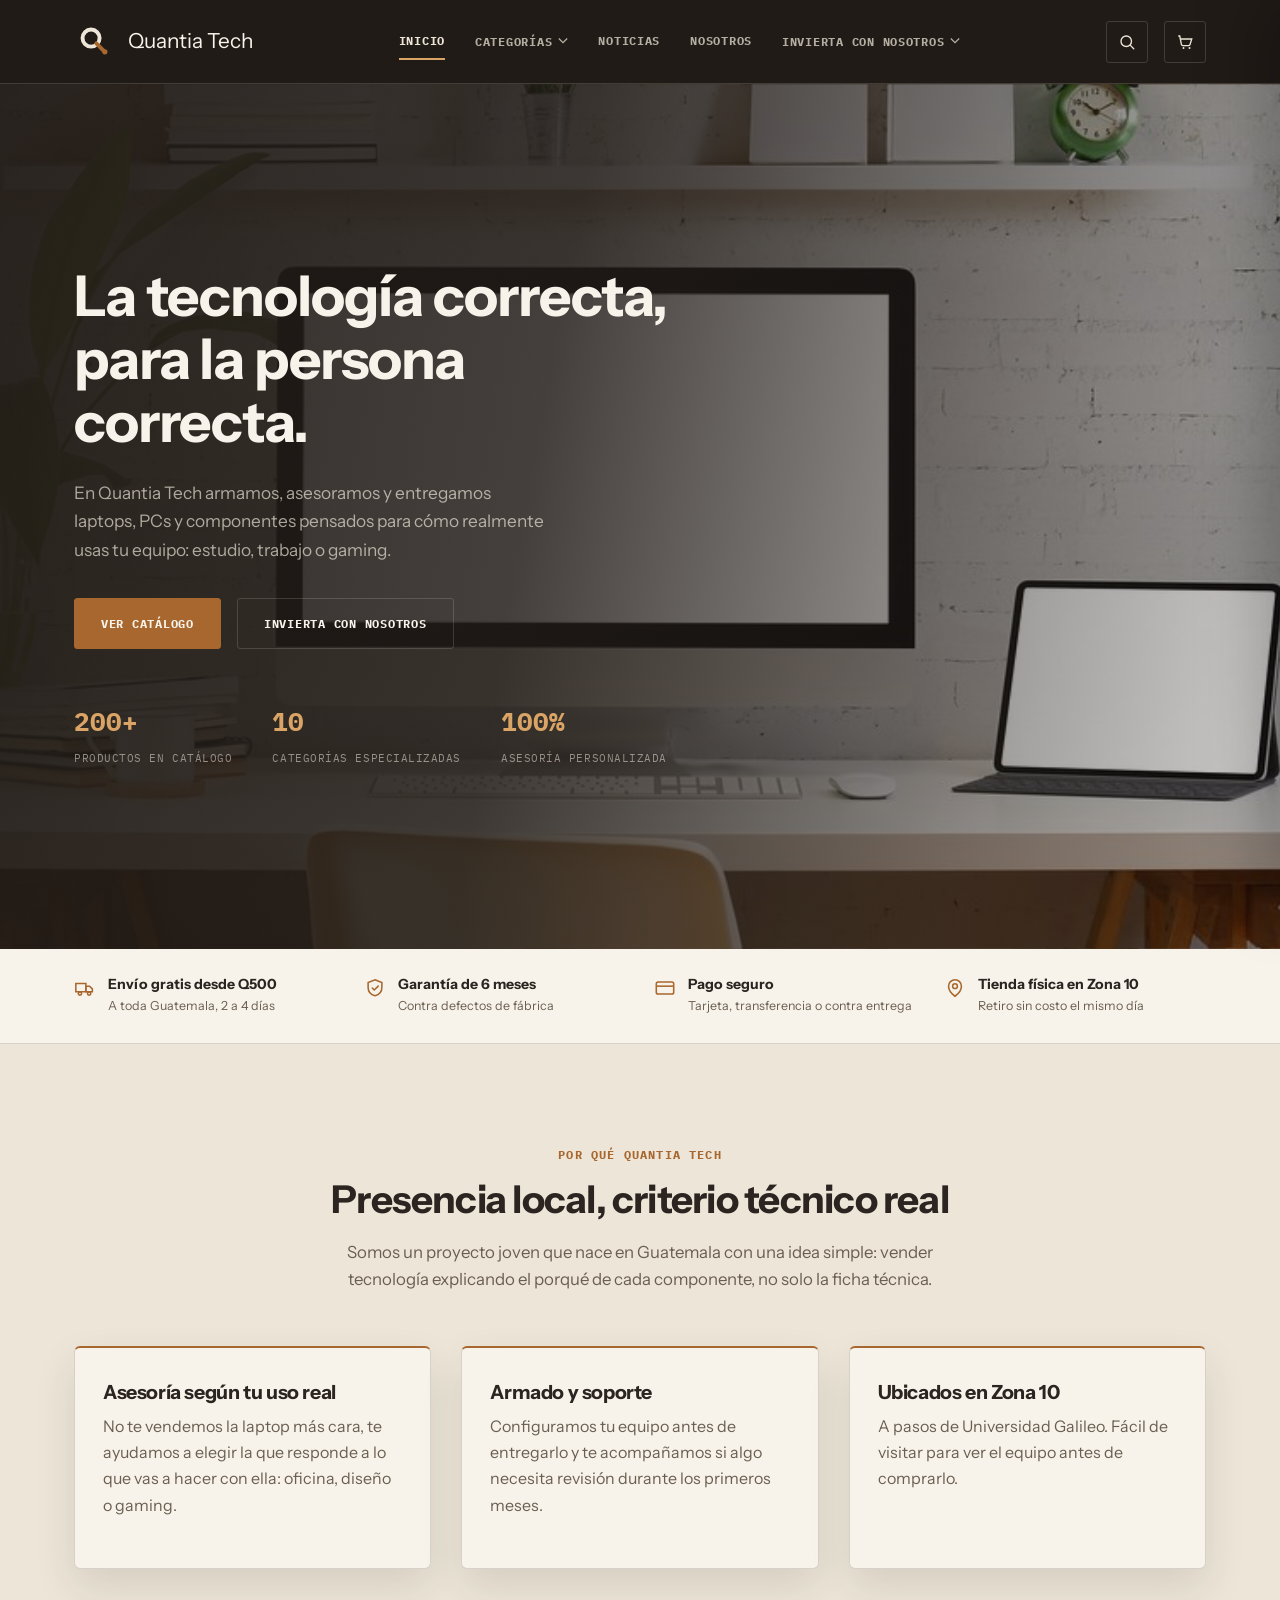
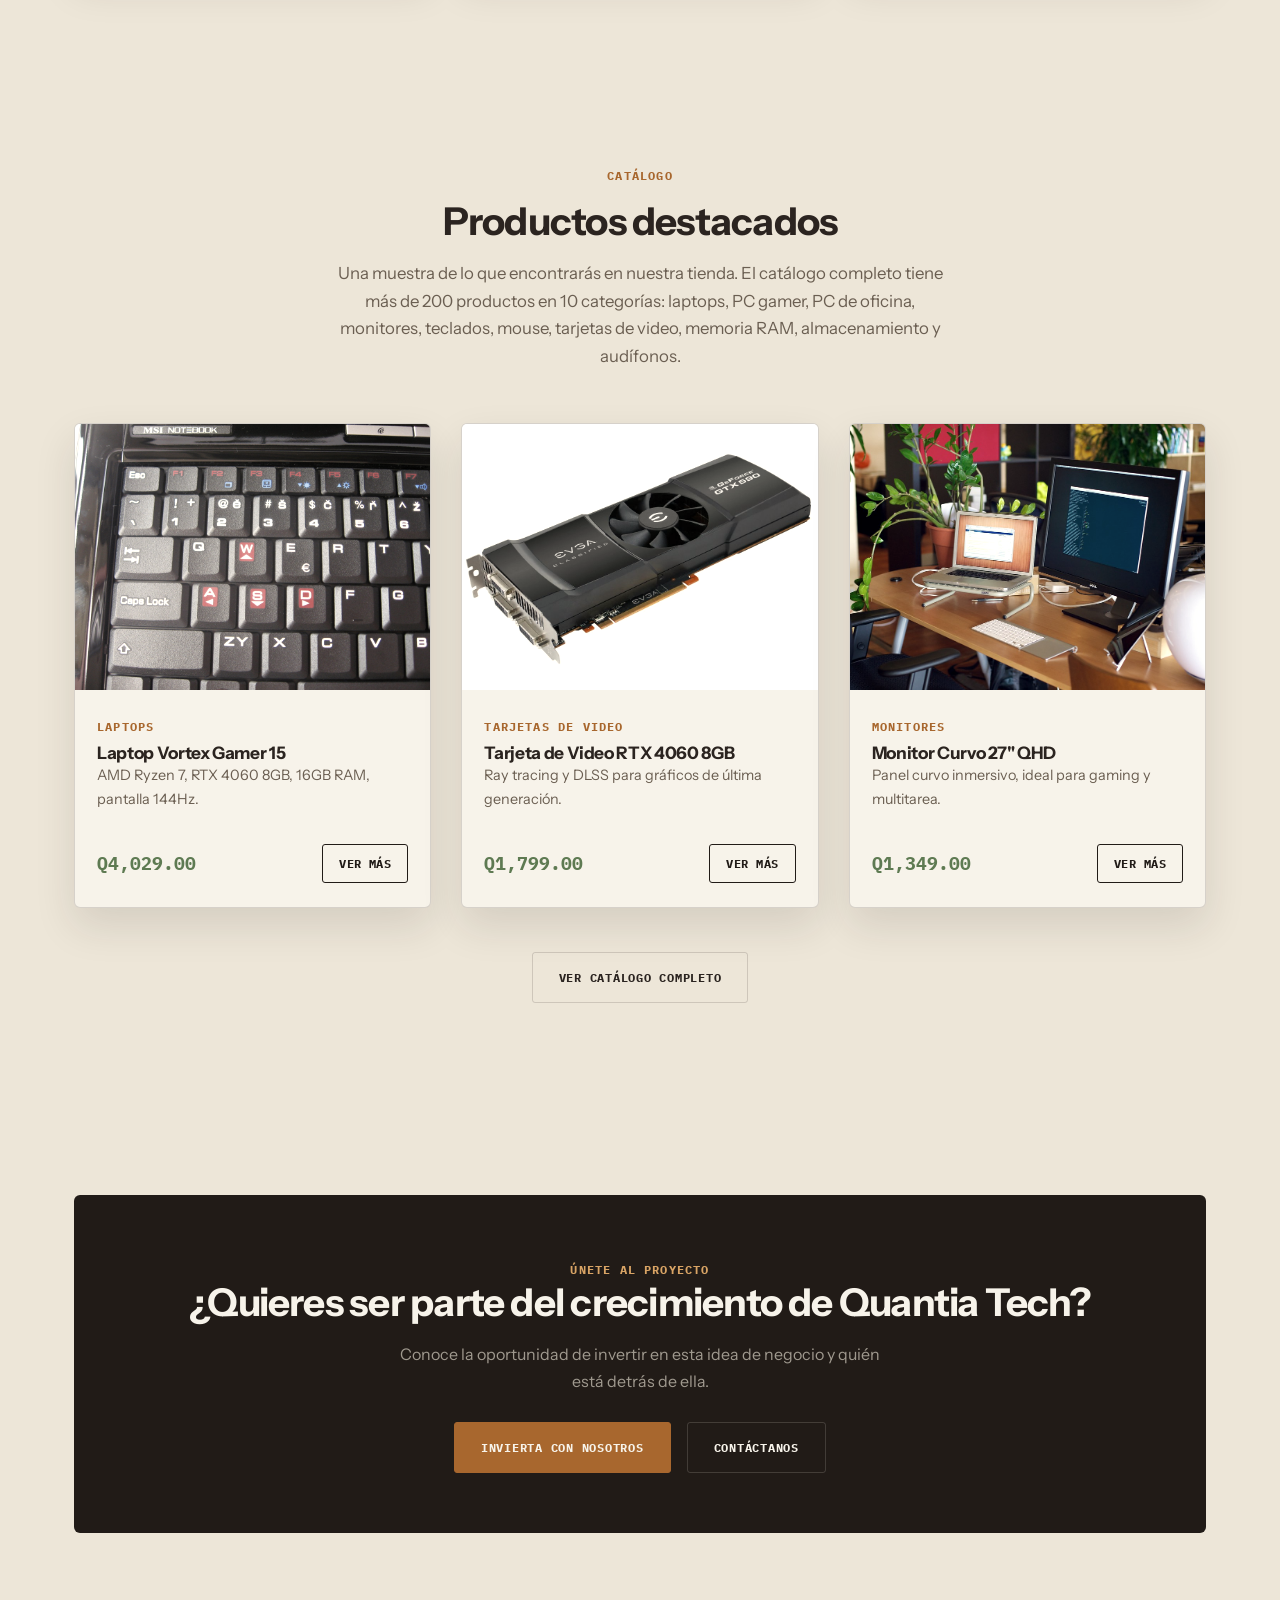
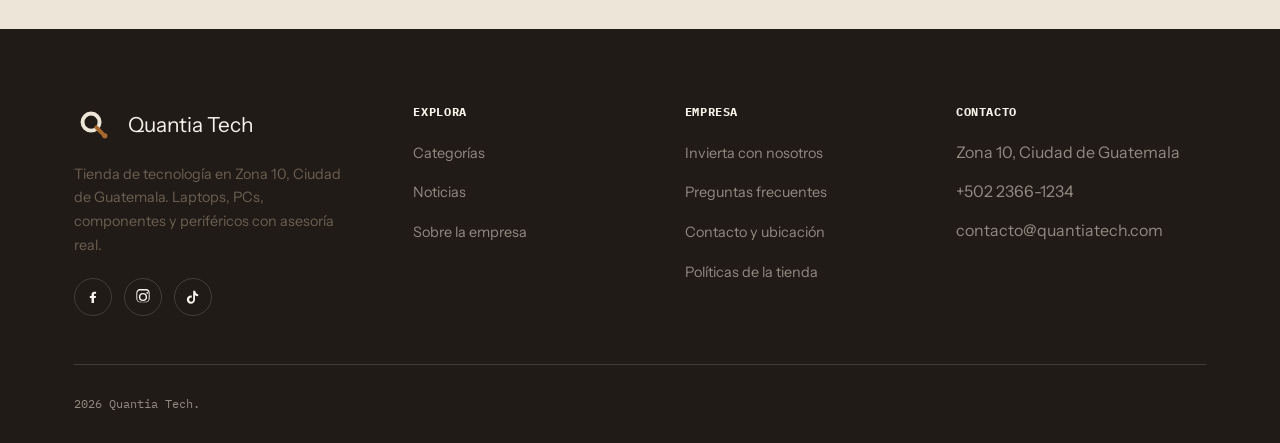
<file: index.html>
<!DOCTYPE html>
<html lang="es">
<head>
<meta charset="UTF-8">
<meta name="viewport" content="width=device-width, initial-scale=1.0">
<title>Quantia Tech | Tecnología para tu vida y tu negocio</title>
<meta name="description" content="Quantia Tech: laptops, PCs, componentes, periféricos y monitores en Zona 10, Ciudad de Guatemala.">
<link rel="canonical" href="https://maczethan-lang.github.io/quantia-tech/">
<meta name="theme-color" content="#211b17">
<meta name="author" content="Ethan Macz">
<meta property="og:type" content="website">
<meta property="og:site_name" content="Quantia Tech">
<meta property="og:locale" content="es_GT">
<meta property="og:title" content="Quantia Tech | Tecnología para tu vida y tu negocio">
<meta property="og:description" content="Quantia Tech: laptops, PCs, componentes, periféricos y monitores en Zona 10, Ciudad de Guatemala.">
<meta property="og:url" content="https://maczethan-lang.github.io/quantia-tech/">
<meta property="og:image" content="https://maczethan-lang.github.io/quantia-tech/assets/img/products/hero-banner.jpg">
<meta property="og:image:width" content="1023">
<meta property="og:image:height" content="509">
<meta property="og:image:alt" content="Espacio de trabajo con equipo de cómputo de Quantia Tech">
<meta name="twitter:card" content="summary_large_image">
<meta name="twitter:title" content="Quantia Tech | Tecnología para tu vida y tu negocio">
<meta name="twitter:description" content="Quantia Tech: laptops, PCs, componentes, periféricos y monitores en Zona 10, Ciudad de Guatemala.">
<meta name="twitter:image" content="https://maczethan-lang.github.io/quantia-tech/assets/img/products/hero-banner.jpg">
<link rel="icon" href="data:image/svg+xml,%3Csvg xmlns='http://www.w3.org/2000/svg' viewBox='0 0 64 64'%3E%3Crect width='64' height='64' rx='14' fill='%23211b17'/%3E%3Ccircle cx='26' cy='26' r='13' fill='none' stroke='%23ede6d8' stroke-width='6'/%3E%3Cline x1='34' y1='34' x2='45' y2='45' stroke='%23a8672e' stroke-width='6' stroke-linecap='round'/%3E%3Ccircle cx='47' cy='47' r='4' fill='%23a8672e'/%3E%3C/svg%3E">
<link rel="stylesheet" href="assets/css/styles.css?v=20260801">
</head>
<body>

<header class="site-header">
  <div class="container">
    <a href="index.html" class="brand">
      <svg class="brand-mark" viewBox="0 0 64 64" aria-hidden="true"><rect width="64" height="64" rx="14" fill="#211b17"/><circle cx="26" cy="26" r="13" fill="none" stroke="#ede6d8" stroke-width="6"/><line x1="34" y1="34" x2="45" y2="45" stroke="#a8672e" stroke-width="6" stroke-linecap="round"/><circle cx="47" cy="47" r="4" fill="#a8672e"/></svg>
      Quantia Tech
    </a>
    <nav class="nav-links" aria-label="Navegación principal">
      <a href="index.html" class="active">Inicio</a>
      <div class="nav-dropdown nav-megamenu">
        <button type="button" class="nav-dropdown-trigger" aria-expanded="false">
          Categorías
          <svg viewBox="0 0 12 8" fill="none" stroke="currentColor" stroke-width="1.6"><path d="M1 1l5 5 5-5"/></svg>
        </button>
        <div class="nav-dropdown-menu">
          <a href="tienda.html" class="megamenu-all">Ver todo el catálogo</a>
          <div class="megamenu-grid">
            <a href="tienda.html#cat-laptops">Laptops</a>
            <a href="tienda.html#cat-pc-gamer">PC Gamer</a>
            <a href="tienda.html#cat-pc-oficina">PC de Oficina</a>
            <a href="tienda.html#cat-monitores">Monitores</a>
            <a href="tienda.html#cat-teclados">Teclados</a>
            <a href="tienda.html#cat-mouse">Mouse</a>
            <a href="tienda.html#cat-tarjetas-video">Tarjetas de Video</a>
            <a href="tienda.html#cat-memoria-ram">Memoria RAM</a>
            <a href="tienda.html#cat-almacenamiento">Almacenamiento</a>
            <a href="tienda.html#cat-audifonos">Audífonos</a>
          </div>
        </div>
      </div>
      <a href="noticias.html">Noticias</a>
      <a href="nosotros.html">Nosotros</a>
      <div class="nav-dropdown">
        <button type="button" class="nav-dropdown-trigger" aria-expanded="false">
          Invierta con Nosotros
          <svg viewBox="0 0 12 8" fill="none" stroke="currentColor" stroke-width="1.6"><path d="M1 1l5 5 5-5"/></svg>
        </button>
        <div class="nav-dropdown-menu">
          <a href="invierte.html">Invierta con Nosotros</a>
          <a href="faq.html">Preguntas Frecuentes</a>
          <a href="contacto.html">Contacto y Ubicación</a>
          <a href="politicas.html">Políticas de la tienda</a>
        </div>
      </div>
    </nav>
    <div class="header-actions">
      <button type="button" class="search-btn" data-search-open aria-label="Buscar productos">
        <svg viewBox="0 0 24 24" fill="none" stroke="currentColor" stroke-width="1.8"><circle cx="11" cy="11" r="7"/><line x1="16.5" y1="16.5" x2="21" y2="21" stroke-linecap="round"/></svg>
      </button>
      <button type="button" class="cart-btn" data-cart-open aria-label="Abrir carrito de compras">
        <svg viewBox="0 0 24 24" fill="none" stroke="currentColor" stroke-width="1.8"><path d="M3 4h2l2.2 11.2a2 2 0 0 0 2 1.6h7.6a2 2 0 0 0 2-1.6L21 8H6.2"/><circle cx="10" cy="20" r="1.3" fill="currentColor" stroke="none"/><circle cx="18" cy="20" r="1.3" fill="currentColor" stroke="none"/></svg>
        <span class="cart-badge" data-count="0">0</span>
      </button>
      <button type="button" class="nav-toggle" aria-label="Abrir menú" aria-expanded="false">☰</button>
    </div>
  </div>
</header>

<main>

  <section class="hero hero-banner" style="background-image:url('assets/img/products/hero-banner.jpg');">
    <div class="hero-banner-overlay"></div>
    <div class="container">
      <div class="hero-banner-content">
        <h1>La tecnología correcta, para la persona correcta.</h1>
        <p class="hero-sub">En Quantia Tech armamos, asesoramos y entregamos laptops, PCs y componentes pensados para cómo realmente usas tu equipo: estudio, trabajo o gaming.</p>
        <div class="hero-cta">
          <a href="tienda.html" class="btn btn-primary">Ver catálogo</a>
          <a href="invierte.html" class="btn btn-light">Invierta con nosotros</a>
        </div>
        <div class="hero-stats">
          <div><strong>200+</strong><span>Productos en catálogo</span></div>
          <div><strong>10</strong><span>Categorías especializadas</span></div>
          <div><strong>100%</strong><span>Asesoría personalizada</span></div>
        </div>
      </div>
    </div>
  </section>

  <div class="trust-bar">
    <div class="container">
      <ul>
        <li>
          <svg viewBox="0 0 24 24" fill="none" stroke="currentColor" stroke-width="1.7" aria-hidden="true"><path d="M2 7h11v9H2z"/><path d="M13 10h4l3 3v3h-7z"/><circle cx="6.5" cy="18" r="1.8"/><circle cx="16.5" cy="18" r="1.8"/></svg>
          <div><strong>Envío gratis desde Q500</strong><span>A toda Guatemala, 2 a 4 días</span></div>
        </li>
        <li>
          <svg viewBox="0 0 24 24" fill="none" stroke="currentColor" stroke-width="1.7" aria-hidden="true"><path d="M12 3l7.5 3v5.5c0 4.3-3.1 7.9-7.5 9-4.4-1.1-7.5-4.7-7.5-9V6z"/><path d="M9 12l2.2 2.2L15.5 10" stroke-linecap="round"/></svg>
          <div><strong>Garantía de 6 meses</strong><span>Contra defectos de fábrica</span></div>
        </li>
        <li>
          <svg viewBox="0 0 24 24" fill="none" stroke="currentColor" stroke-width="1.7" aria-hidden="true"><rect x="2.5" y="5.5" width="19" height="13" rx="2"/><path d="M2.5 10h19"/></svg>
          <div><strong>Pago seguro</strong><span>Tarjeta, transferencia o contra entrega</span></div>
        </li>
        <li>
          <svg viewBox="0 0 24 24" fill="none" stroke="currentColor" stroke-width="1.7" aria-hidden="true"><path d="M12 21s7-5.2 7-11a7 7 0 1 0-14 0c0 5.8 7 11 7 11z"/><circle cx="12" cy="10" r="2.6"/></svg>
          <div><strong>Tienda física en Zona 10</strong><span>Retiro sin costo el mismo día</span></div>
        </li>
      </ul>
    </div>
  </div>

  <section>
    <div class="container">
      <div class="section-head reveal">
        <span class="tag">Por qué Quantia Tech</span>
        <h2>Presencia local, criterio técnico real</h2>
        <p>Somos un proyecto joven que nace en Guatemala con una idea simple: vender tecnología explicando el porqué de cada componente, no solo la ficha técnica.</p>
      </div>
      <div class="grid grid-3">
        <div class="card feature-card reveal">
          <div class="feature-icon">🎯</div>
          <h3>Asesoría según tu uso real</h3>
          <p>No te vendemos la laptop más cara, te ayudamos a elegir la que responde a lo que vas a hacer con ella: oficina, diseño o gaming.</p>
        </div>
        <div class="card feature-card reveal">
          <div class="feature-icon">🛠️</div>
          <h3>Armado y soporte</h3>
          <p>Configuramos tu equipo antes de entregarlo y te acompañamos si algo necesita revisión durante los primeros meses.</p>
        </div>
        <div class="card feature-card reveal">
          <div class="feature-icon">📍</div>
          <h3>Ubicados en Zona 10</h3>
          <p>A pasos de Universidad Galileo. Fácil de visitar para ver el equipo antes de comprarlo.</p>
        </div>
      </div>
    </div>
  </section>

  <section>
    <div class="container">
      <div class="section-head reveal">
        <span class="tag">Catálogo</span>
        <h2>Productos destacados</h2>
        <p>Una muestra de lo que encontrarás en nuestra tienda. El catálogo completo tiene más de 200 productos en 10 categorías: laptops, PC gamer, PC de oficina, monitores, teclados, mouse, tarjetas de video, memoria RAM, almacenamiento y audífonos.</p>
      </div>
      <div class="grid grid-3">
        <article class="card product-card reveal">
          <a class="product-link" href="producto.html?id=laptops-vortex-gamer-15">
            <div class="product-media"><img src="assets/img/products/laptop-gaming.jpg" alt="Laptop gamer con teclado retroiluminado"></div>
          </a>
          <div class="product-body">
            <a class="product-link" href="producto.html?id=laptops-vortex-gamer-15">
              <span class="tag">Laptops</span>
              <h3>Laptop Vortex Gamer 15</h3>
              <p class="product-desc">AMD Ryzen 7, RTX 4060 8GB, 16GB RAM, pantalla 144Hz.</p>
            </a>
            <div class="product-footer">
              <span class="product-price">Q4,029.00</span>
              <a href="producto.html?id=laptops-vortex-gamer-15" class="add-to-cart-btn">Ver más</a>
            </div>
          </div>
        </article>
        <article class="card product-card reveal">
          <a class="product-link" href="producto.html?id=tarjetas-video-rtx-4060-8gb">
            <div class="product-media"><img src="assets/img/products/gpu-card.jpg" alt="Tarjeta gráfica"></div>
          </a>
          <div class="product-body">
            <a class="product-link" href="producto.html?id=tarjetas-video-rtx-4060-8gb">
              <span class="tag">Tarjetas de Video</span>
              <h3>Tarjeta de Video RTX 4060 8GB</h3>
              <p class="product-desc">Ray tracing y DLSS para gráficos de última generación.</p>
            </a>
            <div class="product-footer">
              <span class="product-price">Q1,799.00</span>
              <a href="producto.html?id=tarjetas-video-rtx-4060-8gb" class="add-to-cart-btn">Ver más</a>
            </div>
          </div>
        </article>
        <article class="card product-card reveal">
          <a class="product-link" href="producto.html?id=monitores-curvo-27-qhd">
            <div class="product-media"><img src="assets/img/products/monitor-4.jpg" alt="Monitor curvo sobre un escritorio"></div>
          </a>
          <div class="product-body">
            <a class="product-link" href="producto.html?id=monitores-curvo-27-qhd">
              <span class="tag">Monitores</span>
              <h3>Monitor Curvo 27" QHD</h3>
              <p class="product-desc">Panel curvo inmersivo, ideal para gaming y multitarea.</p>
            </a>
            <div class="product-footer">
              <span class="product-price">Q1,349.00</span>
              <a href="producto.html?id=monitores-curvo-27-qhd" class="add-to-cart-btn">Ver más</a>
            </div>
          </div>
        </article>
      </div>
      <div style="text-align:center; margin-top:44px;">
        <a href="tienda.html" class="btn btn-outline">Ver catálogo completo</a>
      </div>
    </div>
  </section>

  <section>
    <div class="container">
      <div class="cta-band reveal">
        <span class="tag tag-light">Únete al proyecto</span>
        <h2>¿Quieres ser parte del crecimiento de Quantia Tech?</h2>
        <p>Conoce la oportunidad de invertir en esta idea de negocio y quién está detrás de ella.</p>
        <div class="cta-actions">
          <a href="invierte.html" class="btn btn-primary">Invierta con nosotros</a>
          <a href="contacto.html" class="btn btn-light">Contáctanos</a>
        </div>
      </div>
    </div>
  </section>

</main>

<footer class="site-footer">
  <div class="container">
    <div class="footer-grid">
      <div class="footer-brand">
        <div class="brand">
          <svg class="brand-mark" viewBox="0 0 64 64" aria-hidden="true"><rect width="64" height="64" rx="14" fill="#211b17"/><circle cx="26" cy="26" r="13" fill="none" stroke="#ede6d8" stroke-width="6"/><line x1="34" y1="34" x2="45" y2="45" stroke="#a8672e" stroke-width="6" stroke-linecap="round"/><circle cx="47" cy="47" r="4" fill="#a8672e"/></svg>
          Quantia Tech
        </div>
        <p>Tienda de tecnología en Zona 10, Ciudad de Guatemala. Laptops, PCs, componentes y periféricos con asesoría real.</p>
        <div class="social-row">
          <span class="social-btn" aria-label="Facebook" title="Facebook (próximamente)">
            <svg viewBox="0 0 24 24"><path d="M13.5 21v-7.6h2.6l.4-3H13.5V8.4c0-.87.24-1.46 1.5-1.46h1.6V4.28C16.3 4.2 15.24 4.1 14 4.1c-2.5 0-4.2 1.53-4.2 4.33v2H7.2v3h2.6V21h3.7z"/></svg>
          </span>
          <span class="social-btn" aria-label="Instagram" title="Instagram (próximamente)">
            <svg viewBox="0 0 24 24"><path d="M12 2.2c2.7 0 3 0 4.1.06 1.05.05 1.6.22 2 .37.5.2.86.42 1.24.8.38.38.6.74.8 1.24.15.4.32.95.37 2 .06 1.1.06 1.4.06 4.1s0 3-.06 4.1c-.05 1.05-.22 1.6-.37 2-.2.5-.42.86-.8 1.24-.38.38-.74.6-1.24.8-.4.15-.95.32-2 .37-1.1.06-1.4.06-4.1.06s-3 0-4.1-.06c-1.05-.05-1.6-.22-2-.37-.5-.2-.86-.42-1.24-.8-.38-.38-.6-.74-.8-1.24-.15-.4-.32-.95-.37-2-.06-1.1-.06-1.4-.06-4.1s0-3 .06-4.1c.05-1.05.22-1.6.37-2 .2-.5.42-.86.8-1.24.38-.38.74-.6 1.24-.8.4-.15.95-.32 2-.37 1.1-.06 1.4-.06 4.1-.06M12 0C9.28 0 8.94 0 7.87.07c-1.07.05-1.8.22-2.43.47-.66.26-1.22.6-1.78 1.16C3.1 2.26 2.76 2.82 2.5 3.48c-.25.63-.42 1.36-.47 2.43C2 6.94 2 7.28 2 10s0 3.06.07 4.13c.05 1.06.22 1.8.47 2.43.26.66.6 1.22 1.16 1.78.56.56 1.12.9 1.78 1.16.63.25 1.36.42 2.43.47C8.94 20 9.28 20 12 20s3.06 0 4.13-.07c1.06-.05 1.8-.22 2.43-.47.66-.26 1.22-.6 1.78-1.16.56-.56.9-1.12 1.16-1.78.25-.63.42-1.36.47-2.43.06-1.07.06-1.41.06-4.13s0-3.06-.06-4.13c-.05-1.06-.22-1.8-.47-2.43-.26-.66-.6-1.22-1.16-1.78-.56-.56-1.12-.9-1.78-1.16-.63-.25-1.37-.42-2.43-.47C15.06.02 14.72 0 12 0z"/><path d="M12 5.84A6.16 6.16 0 1 0 18.16 12 6.16 6.16 0 0 0 12 5.84zm0 10.16A4 4 0 1 1 16 12a4 4 0 0 1-4 4zM18.4 4.36a1.44 1.44 0 1 0 1.44 1.44 1.44 1.44 0 0 0-1.44-1.44z"/></svg>
          </span>
          <span class="social-btn" aria-label="TikTok" title="TikTok (próximamente)">
            <svg viewBox="0 0 24 24"><path d="M16.6 5.82c-.83-.9-1.29-2.07-1.29-3.32h-3.03v13.44a3.05 3.05 0 1 1-2.17-2.92V9.9a6.17 6.17 0 0 0-.86-.06A6.13 6.13 0 1 0 15 15.94V9.4a8.16 8.16 0 0 0 4.77 1.52V7.9a4.85 4.85 0 0 1-3.17-2.08z"/></svg>
          </span>
        </div>
      </div>
      <div class="footer-col">
        <h4>Explora</h4>
        <ul>
          <li><a href="tienda.html">Categorías</a></li>
          <li><a href="noticias.html">Noticias</a></li>
          <li><a href="nosotros.html">Sobre la empresa</a></li>
        </ul>
      </div>
      <div class="footer-col">
        <h4>Empresa</h4>
        <ul>
          <li><a href="invierte.html">Invierta con nosotros</a></li>
          <li><a href="faq.html">Preguntas frecuentes</a></li>
          <li><a href="contacto.html">Contacto y ubicación</a></li>
          <li><a href="politicas.html">Políticas de la tienda</a></li>
        </ul>
      </div>
      <div class="footer-col">
        <h4>Contacto</h4>
        <ul>
          <li>Zona 10, Ciudad de Guatemala</li>
          <li>+502 2366-1234</li>
          <li>contacto@quantiatech.com</li>
        </ul>
      </div>
    </div>
    <div class="footer-bottom">
      <span><span data-year></span> Quantia Tech.</span>
    </div>
  </div>
</footer>

<div class="cart-overlay"></div>
<div class="cart-drawer" aria-label="Carrito de compras">
  <div class="cart-drawer-head">
    <h3>Tu carrito</h3>
    <button type="button" class="cart-close-btn" aria-label="Cerrar carrito">✕</button>
  </div>
  <div class="cart-items"></div>
  <div class="cart-drawer-foot">
    <div class="cart-summary" data-cart-summary></div>
    <button type="button" class="btn btn-primary btn-block cart-pay-btn" disabled>Pagar</button>
    <p class="cart-note">Compra simulada con fines académicos. No se procesan pagos reales.</p>
  </div>
</div>

<div class="modal-overlay">
  <div class="modal-box">
    <div class="modal-icon">✓</div>
    <h3>¡Pedido simulado exitoso!</h3>
    <div class="modal-order-id">Pedido #000000</div>
    <p>Total a pagar: <strong class="modal-total-value">Q0.00</strong></p>
    <div class="academic-disclaimer">Este es un proyecto académico de la Universidad Galileo. No se realizó ningún cobro ni transacción real.</div>
    <div style="display:flex; gap:12px;">
      <button type="button" class="btn btn-outline btn-block modal-close-btn">Cerrar</button>
      <button type="button" class="btn btn-primary btn-block modal-confirm-btn">Confirmar</button>
    </div>
  </div>
</div>

<script defer src="assets/js/main.js?v=20260801"></script>
<script defer src="assets/js/products-data.js?v=20260801"></script>
<script defer src="assets/js/search.js?v=20260801"></script>
</body>
</html>
</file>
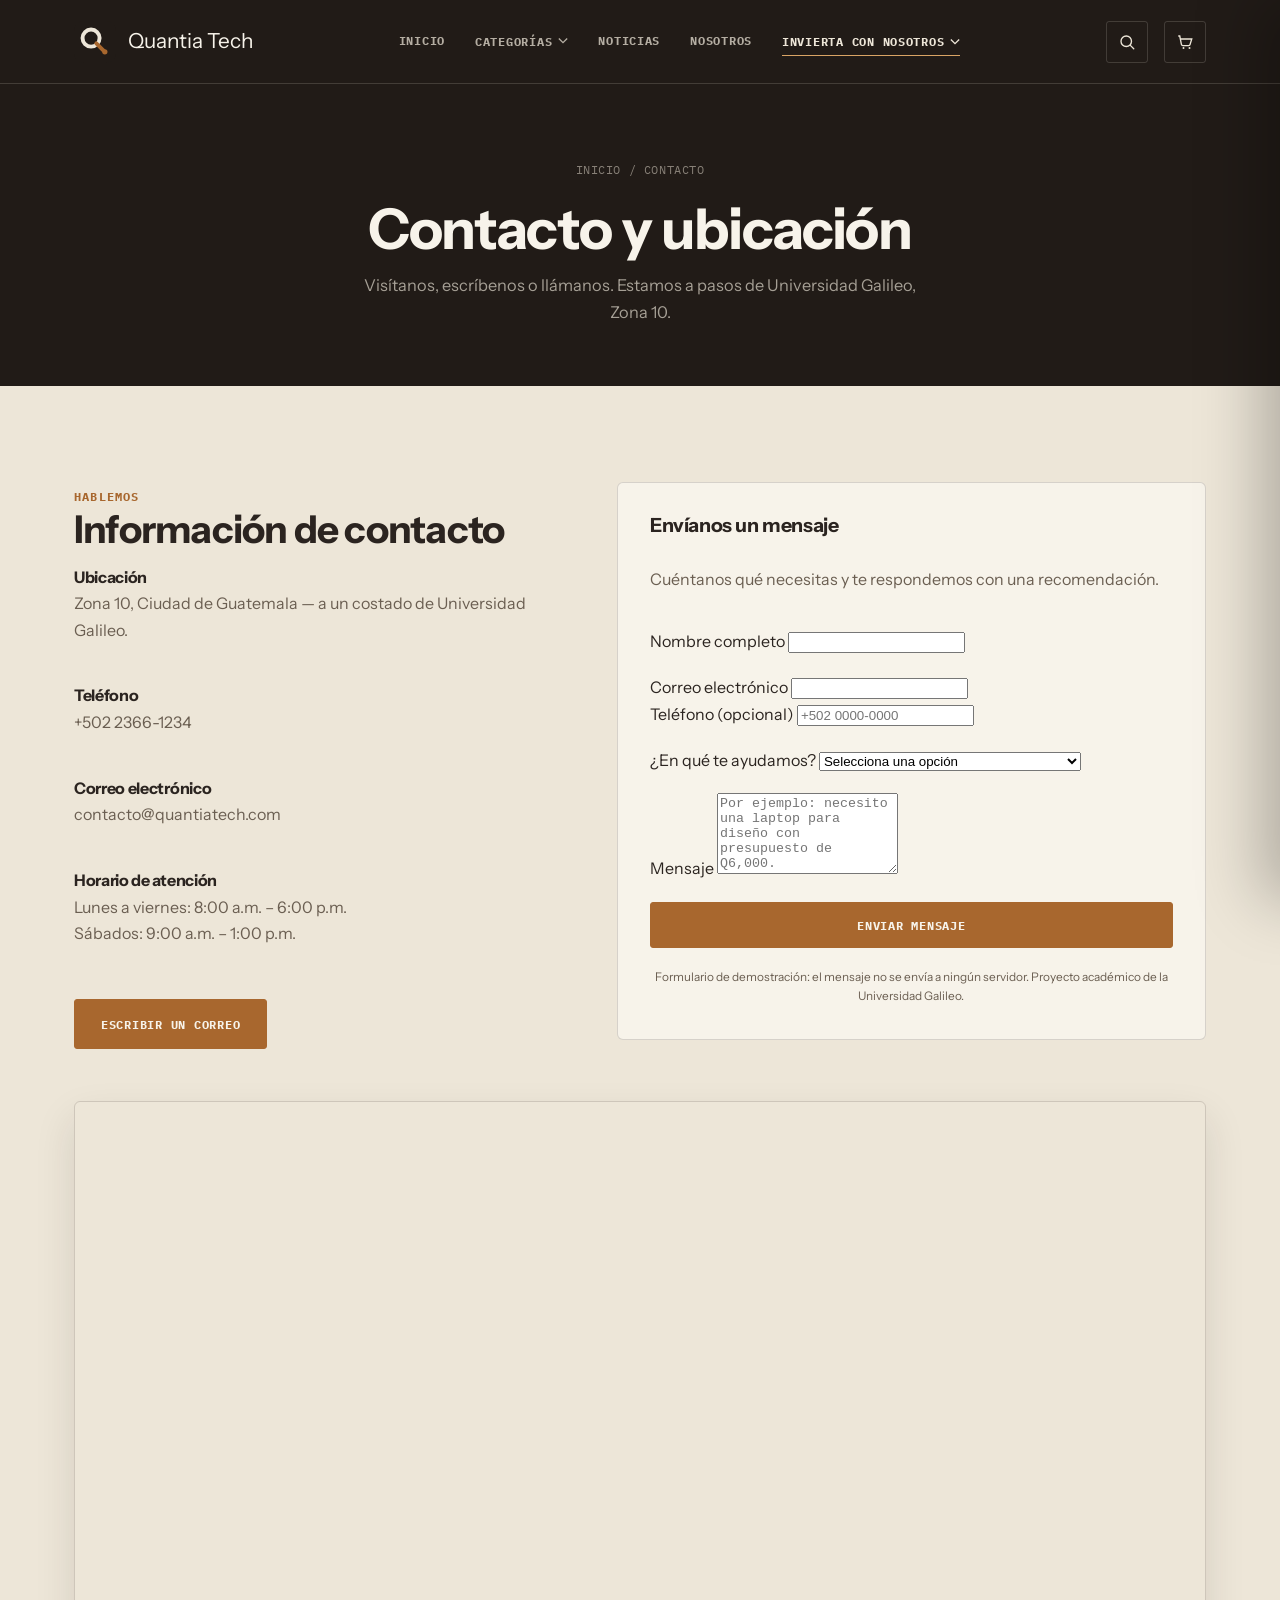
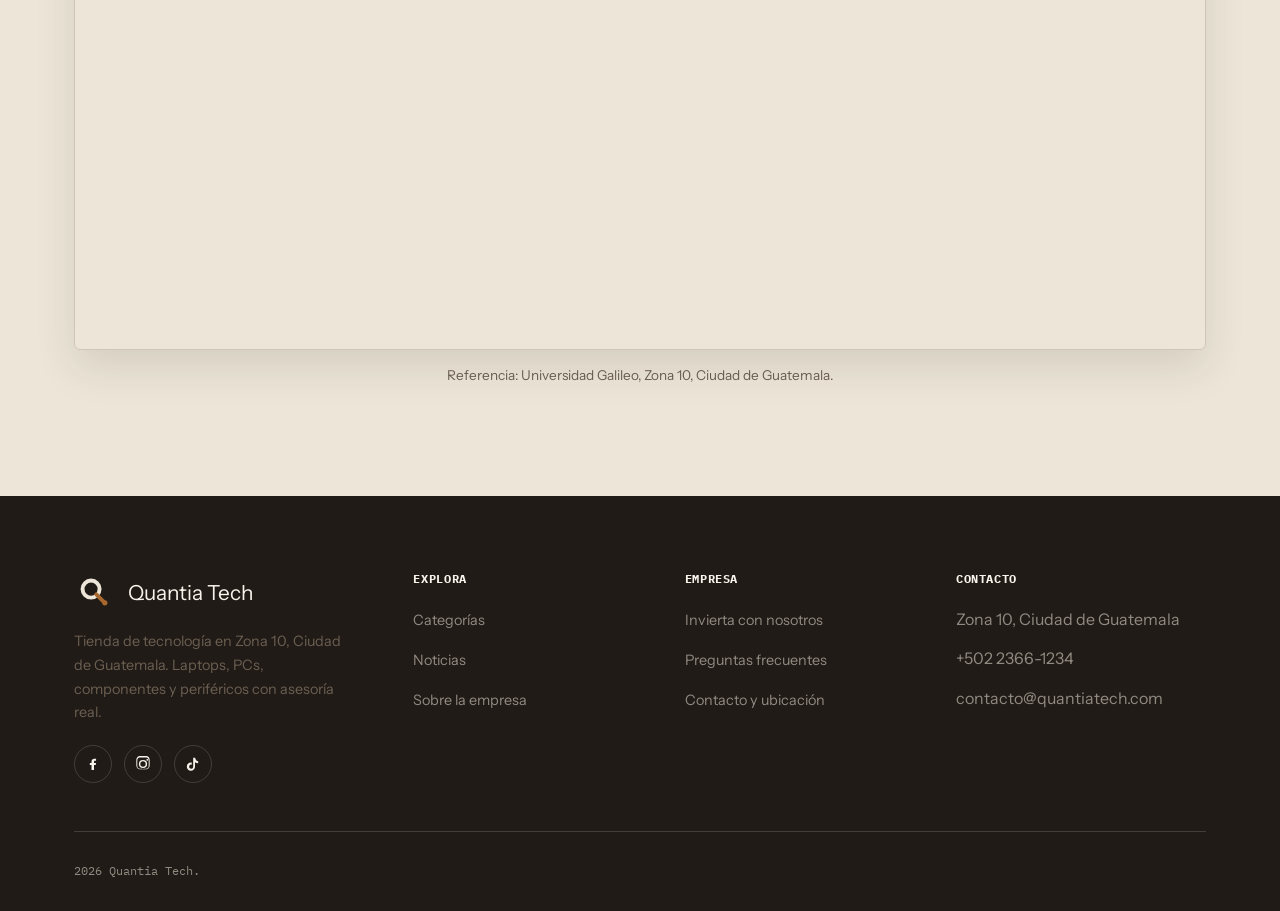
<file: contacto.html>
<!DOCTYPE html>
<html lang="es">
<head>
<meta charset="UTF-8">
<meta name="viewport" content="width=device-width, initial-scale=1.0">
<title>Contacto y Ubicación | Quantia Tech</title>
<meta name="description" content="Contacto y ubicación de Quantia Tech en Zona 10, Ciudad de Guatemala, cerca de Universidad Galileo.">
<link rel="canonical" href="https://maczethan-lang.github.io/quantia-tech/contacto.html">
<meta name="theme-color" content="#211b17">
<meta name="author" content="Ethan Macz">
<meta property="og:type" content="website">
<meta property="og:site_name" content="Quantia Tech">
<meta property="og:locale" content="es_GT">
<meta property="og:title" content="Contacto y Ubicación | Quantia Tech">
<meta property="og:description" content="Contacto y ubicación de Quantia Tech en Zona 10, Ciudad de Guatemala, cerca de Universidad Galileo.">
<meta property="og:url" content="https://maczethan-lang.github.io/quantia-tech/contacto.html">
<meta property="og:image" content="https://maczethan-lang.github.io/quantia-tech/assets/img/products/hero-banner.jpg">
<meta property="og:image:width" content="1023">
<meta property="og:image:height" content="509">
<meta property="og:image:alt" content="Espacio de trabajo con equipo de cómputo de Quantia Tech">
<meta name="twitter:card" content="summary_large_image">
<meta name="twitter:title" content="Contacto y Ubicación | Quantia Tech">
<meta name="twitter:description" content="Contacto y ubicación de Quantia Tech en Zona 10, Ciudad de Guatemala, cerca de Universidad Galileo.">
<meta name="twitter:image" content="https://maczethan-lang.github.io/quantia-tech/assets/img/products/hero-banner.jpg">
<link rel="icon" href="data:image/svg+xml,%3Csvg xmlns='http://www.w3.org/2000/svg' viewBox='0 0 64 64'%3E%3Crect width='64' height='64' rx='14' fill='%23211b17'/%3E%3Ccircle cx='26' cy='26' r='13' fill='none' stroke='%23ede6d8' stroke-width='6'/%3E%3Cline x1='34' y1='34' x2='45' y2='45' stroke='%23a8672e' stroke-width='6' stroke-linecap='round'/%3E%3Ccircle cx='47' cy='47' r='4' fill='%23a8672e'/%3E%3C/svg%3E">
<link rel="stylesheet" href="assets/css/styles.css?v=20260731b">
</head>
<body>

<header class="site-header">
  <div class="container">
    <a href="index.html" class="brand">
      <svg class="brand-mark" viewBox="0 0 64 64" aria-hidden="true"><rect width="64" height="64" rx="14" fill="#211b17"/><circle cx="26" cy="26" r="13" fill="none" stroke="#ede6d8" stroke-width="6"/><line x1="34" y1="34" x2="45" y2="45" stroke="#a8672e" stroke-width="6" stroke-linecap="round"/><circle cx="47" cy="47" r="4" fill="#a8672e"/></svg>
      Quantia Tech
    </a>
    <nav class="nav-links" aria-label="Navegación principal">
      <a href="index.html">Inicio</a>
      <div class="nav-dropdown nav-megamenu">
        <button type="button" class="nav-dropdown-trigger" aria-expanded="false">
          Categorías
          <svg viewBox="0 0 12 8" fill="none" stroke="currentColor" stroke-width="1.6"><path d="M1 1l5 5 5-5"/></svg>
        </button>
        <div class="nav-dropdown-menu">
          <a href="tienda.html" class="megamenu-all">Ver todo el catálogo</a>
          <div class="megamenu-grid">
            <a href="tienda.html#cat-laptops">Laptops</a>
            <a href="tienda.html#cat-pc-gamer">PC Gamer</a>
            <a href="tienda.html#cat-pc-oficina">PC de Oficina</a>
            <a href="tienda.html#cat-monitores">Monitores</a>
            <a href="tienda.html#cat-teclados">Teclados</a>
            <a href="tienda.html#cat-mouse">Mouse</a>
            <a href="tienda.html#cat-tarjetas-video">Tarjetas de Video</a>
            <a href="tienda.html#cat-memoria-ram">Memoria RAM</a>
            <a href="tienda.html#cat-almacenamiento">Almacenamiento</a>
            <a href="tienda.html#cat-audifonos">Audífonos</a>
          </div>
        </div>
      </div>
      <a href="noticias.html">Noticias</a>
      <a href="nosotros.html">Nosotros</a>
      <div class="nav-dropdown">
        <button type="button" class="nav-dropdown-trigger active" aria-expanded="false">
          Invierta con Nosotros
          <svg viewBox="0 0 12 8" fill="none" stroke="currentColor" stroke-width="1.6"><path d="M1 1l5 5 5-5"/></svg>
        </button>
        <div class="nav-dropdown-menu">
          <a href="invierte.html">Invierta con Nosotros</a>
          <a href="faq.html">Preguntas Frecuentes</a>
          <a href="contacto.html" class="active">Contacto y Ubicación</a>
        </div>
      </div>
    </nav>
    <div class="header-actions">
      <button type="button" class="search-btn" data-search-open aria-label="Buscar productos">
        <svg viewBox="0 0 24 24" fill="none" stroke="currentColor" stroke-width="1.8"><circle cx="11" cy="11" r="7"/><line x1="16.5" y1="16.5" x2="21" y2="21" stroke-linecap="round"/></svg>
      </button>
      <button type="button" class="cart-btn" data-cart-open aria-label="Abrir carrito de compras">
        <svg viewBox="0 0 24 24" fill="none" stroke="currentColor" stroke-width="1.8"><path d="M3 4h2l2.2 11.2a2 2 0 0 0 2 1.6h7.6a2 2 0 0 0 2-1.6L21 8H6.2"/><circle cx="10" cy="20" r="1.3" fill="currentColor" stroke="none"/><circle cx="18" cy="20" r="1.3" fill="currentColor" stroke="none"/></svg>
        <span class="cart-badge" data-count="0">0</span>
      </button>
      <button type="button" class="nav-toggle" aria-label="Abrir menú" aria-expanded="false">☰</button>
    </div>
  </div>
</header>

<main>

  <section class="page-hero">
    <div class="container">
      <div class="breadcrumb"><a href="index.html">Inicio</a> / Contacto</div>
      <h1>Contacto y ubicación</h1>
      <p>Visítanos, escríbenos o llámanos. Estamos a pasos de Universidad Galileo, Zona 10.</p>
    </div>
  </section>

  <section>
    <div class="container contact-grid">
      <div class="reveal">
        <span class="tag">Hablemos</span>
        <h2>Información de contacto</h2>

        <div class="contact-info-item">
          <div class="feature-icon">📍</div>
          <div>
            <h4>Ubicación</h4>
            <p>Zona 10, Ciudad de Guatemala — a un costado de Universidad Galileo.</p>
          </div>
        </div>
        <div class="contact-info-item">
          <div class="feature-icon">📞</div>
          <div>
            <h4>Teléfono</h4>
            <p>+502 2366-1234</p>
          </div>
        </div>
        <div class="contact-info-item">
          <div class="feature-icon">✉️</div>
          <div>
            <h4>Correo electrónico</h4>
            <p>contacto@quantiatech.com</p>
          </div>
        </div>
        <div class="contact-info-item">
          <div class="feature-icon">🕘</div>
          <div>
            <h4>Horario de atención</h4>
            <p>Lunes a viernes: 8:00 a.m. – 6:00 p.m.<br>Sábados: 9:00 a.m. – 1:00 p.m.</p>
          </div>
        </div>

        <a href="mailto:contacto@quantiatech.com" class="btn btn-primary" style="margin-top:8px;">Escribir un correo</a>
      </div>

      <div class="reveal">
        <form class="contact-form" data-contact-form novalidate>
          <h3>Envíanos un mensaje</h3>
          <p class="contact-form-intro">Cuéntanos qué necesitas y te respondemos con una recomendación.</p>

          <div class="form-row">
            <label for="cf-nombre">Nombre completo</label>
            <input type="text" id="cf-nombre" name="nombre" autocomplete="name" required>
            <span class="form-error" data-error-for="cf-nombre"></span>
          </div>

          <div class="form-grid">
            <div class="form-row">
              <label for="cf-email">Correo electrónico</label>
              <input type="email" id="cf-email" name="email" autocomplete="email" required>
              <span class="form-error" data-error-for="cf-email"></span>
            </div>
            <div class="form-row">
              <label for="cf-telefono">Teléfono <span class="form-optional">(opcional)</span></label>
              <input type="tel" id="cf-telefono" name="telefono" autocomplete="tel" placeholder="+502 0000-0000">
              <span class="form-error" data-error-for="cf-telefono"></span>
            </div>
          </div>

          <div class="form-row">
            <label for="cf-asunto">¿En qué te ayudamos?</label>
            <select id="cf-asunto" name="asunto" required>
              <option value="">Selecciona una opción</option>
              <option>Asesoría para elegir un equipo</option>
              <option>Consulta sobre un producto del catálogo</option>
              <option>Cotización para empresa o institución</option>
              <option>Soporte o garantía</option>
              <option>Otro</option>
            </select>
            <span class="form-error" data-error-for="cf-asunto"></span>
          </div>

          <div class="form-row">
            <label for="cf-mensaje">Mensaje</label>
            <textarea id="cf-mensaje" name="mensaje" rows="5" required placeholder="Por ejemplo: necesito una laptop para diseño con presupuesto de Q6,000."></textarea>
            <span class="form-error" data-error-for="cf-mensaje"></span>
          </div>

          <button type="submit" class="btn btn-primary btn-block">Enviar mensaje</button>
          <p class="form-note">Formulario de demostración: el mensaje no se envía a ningún servidor. Proyecto académico de la Universidad Galileo.</p>

          <div class="form-success" data-form-success hidden>
            <div class="form-success-icon">✓</div>
            <h4>¡Mensaje recibido!</h4>
            <p>Gracias por escribirnos. En un caso real te responderíamos a tu correo en menos de 24 horas hábiles.</p>
            <button type="button" class="btn btn-outline" data-form-reset>Enviar otro mensaje</button>
          </div>
        </form>
      </div>

      <div class="reveal" style="grid-column:1/-1;">
        <div class="map-frame">
          <iframe
            src="https://www.google.com/maps?q=Universidad+Galileo,+Zona+10,+Guatemala&output=embed"
            loading="lazy"
            referrerpolicy="no-referrer-when-downgrade"
            title="Ubicación de Quantia Tech en Zona 10, Ciudad de Guatemala">
          </iframe>
        </div>
        <p style="text-align:center; margin-top:14px; font-size:.85rem;">Referencia: Universidad Galileo, Zona 10, Ciudad de Guatemala.</p>
      </div>
    </div>
  </section>

</main>

<footer class="site-footer">
  <div class="container">
    <div class="footer-grid">
      <div class="footer-brand">
        <div class="brand">
          <svg class="brand-mark" viewBox="0 0 64 64" aria-hidden="true"><rect width="64" height="64" rx="14" fill="#211b17"/><circle cx="26" cy="26" r="13" fill="none" stroke="#ede6d8" stroke-width="6"/><line x1="34" y1="34" x2="45" y2="45" stroke="#a8672e" stroke-width="6" stroke-linecap="round"/><circle cx="47" cy="47" r="4" fill="#a8672e"/></svg>
          Quantia Tech
        </div>
        <p>Tienda de tecnología en Zona 10, Ciudad de Guatemala. Laptops, PCs, componentes y periféricos con asesoría real.</p>
        <div class="social-row">
          <span class="social-btn" aria-label="Facebook" title="Facebook (próximamente)">
            <svg viewBox="0 0 24 24"><path d="M13.5 21v-7.6h2.6l.4-3H13.5V8.4c0-.87.24-1.46 1.5-1.46h1.6V4.28C16.3 4.2 15.24 4.1 14 4.1c-2.5 0-4.2 1.53-4.2 4.33v2H7.2v3h2.6V21h3.7z"/></svg>
          </span>
          <span class="social-btn" aria-label="Instagram" title="Instagram (próximamente)">
            <svg viewBox="0 0 24 24"><path d="M12 2.2c2.7 0 3 0 4.1.06 1.05.05 1.6.22 2 .37.5.2.86.42 1.24.8.38.38.6.74.8 1.24.15.4.32.95.37 2 .06 1.1.06 1.4.06 4.1s0 3-.06 4.1c-.05 1.05-.22 1.6-.37 2-.2.5-.42.86-.8 1.24-.38.38-.74.6-1.24.8-.4.15-.95.32-2 .37-1.1.06-1.4.06-4.1.06s-3 0-4.1-.06c-1.05-.05-1.6-.22-2-.37-.5-.2-.86-.42-1.24-.8-.38-.38-.6-.74-.8-1.24-.15-.4-.32-.95-.37-2-.06-1.1-.06-1.4-.06-4.1s0-3 .06-4.1c.05-1.05.22-1.6.37-2 .2-.5.42-.86.8-1.24.38-.38.74-.6 1.24-.8.4-.15.95-.32 2-.37 1.1-.06 1.4-.06 4.1-.06M12 0C9.28 0 8.94 0 7.87.07c-1.07.05-1.8.22-2.43.47-.66.26-1.22.6-1.78 1.16C3.1 2.26 2.76 2.82 2.5 3.48c-.25.63-.42 1.36-.47 2.43C2 6.94 2 7.28 2 10s0 3.06.07 4.13c.05 1.06.22 1.8.47 2.43.26.66.6 1.22 1.16 1.78.56.56 1.12.9 1.78 1.16.63.25 1.36.42 2.43.47C8.94 20 9.28 20 12 20s3.06 0 4.13-.07c1.06-.05 1.8-.22 2.43-.47.66-.26 1.22-.6 1.78-1.16.56-.56.9-1.12 1.16-1.78.25-.63.42-1.36.47-2.43.06-1.07.06-1.41.06-4.13s0-3.06-.06-4.13c-.05-1.06-.22-1.8-.47-2.43-.26-.66-.6-1.22-1.16-1.78-.56-.56-1.12-.9-1.78-1.16-.63-.25-1.37-.42-2.43-.47C15.06.02 14.72 0 12 0z"/><path d="M12 5.84A6.16 6.16 0 1 0 18.16 12 6.16 6.16 0 0 0 12 5.84zm0 10.16A4 4 0 1 1 16 12a4 4 0 0 1-4 4zM18.4 4.36a1.44 1.44 0 1 0 1.44 1.44 1.44 1.44 0 0 0-1.44-1.44z"/></svg>
          </span>
          <span class="social-btn" aria-label="TikTok" title="TikTok (próximamente)">
            <svg viewBox="0 0 24 24"><path d="M16.6 5.82c-.83-.9-1.29-2.07-1.29-3.32h-3.03v13.44a3.05 3.05 0 1 1-2.17-2.92V9.9a6.17 6.17 0 0 0-.86-.06A6.13 6.13 0 1 0 15 15.94V9.4a8.16 8.16 0 0 0 4.77 1.52V7.9a4.85 4.85 0 0 1-3.17-2.08z"/></svg>
          </span>
        </div>
      </div>
      <div class="footer-col">
        <h4>Explora</h4>
        <ul>
          <li><a href="tienda.html">Categorías</a></li>
          <li><a href="noticias.html">Noticias</a></li>
          <li><a href="nosotros.html">Sobre la empresa</a></li>
        </ul>
      </div>
      <div class="footer-col">
        <h4>Empresa</h4>
        <ul>
          <li><a href="invierte.html">Invierta con nosotros</a></li>
          <li><a href="faq.html">Preguntas frecuentes</a></li>
          <li><a href="contacto.html">Contacto y ubicación</a></li>
        </ul>
      </div>
      <div class="footer-col">
        <h4>Contacto</h4>
        <ul>
          <li>Zona 10, Ciudad de Guatemala</li>
          <li>+502 2366-1234</li>
          <li>contacto@quantiatech.com</li>
        </ul>
      </div>
    </div>
    <div class="footer-bottom">
      <span><span data-year></span> Quantia Tech.</span>
    </div>
  </div>
</footer>

<div class="cart-overlay"></div>
<div class="cart-drawer" aria-label="Carrito de compras">
  <div class="cart-drawer-head">
    <h3>Tu carrito</h3>
    <button type="button" class="cart-close-btn" aria-label="Cerrar carrito">✕</button>
  </div>
  <div class="cart-items"></div>
  <div class="cart-drawer-foot">
    <div class="cart-summary" data-cart-summary></div>
    <button type="button" class="btn btn-primary btn-block cart-pay-btn" disabled>Pagar</button>
    <p class="cart-note">Compra simulada con fines académicos. No se procesan pagos reales.</p>
  </div>
</div>

<div class="modal-overlay">
  <div class="modal-box">
    <div class="modal-icon">✓</div>
    <h3>¡Pedido simulado exitoso!</h3>
    <div class="modal-order-id">Pedido #000000</div>
    <p>Total a pagar: <strong class="modal-total-value">Q0.00</strong></p>
    <div class="academic-disclaimer">Este es un proyecto académico de la Universidad Galileo. No se realizó ningún cobro ni transacción real.</div>
    <div style="display:flex; gap:12px;">
      <button type="button" class="btn btn-outline btn-block modal-close-btn">Cerrar</button>
      <button type="button" class="btn btn-primary btn-block modal-confirm-btn">Confirmar</button>
    </div>
  </div>
</div>

<script defer src="assets/js/main.js?v=20260731b"></script>
<script defer src="assets/js/products-data.js?v=20260731b"></script>
<script defer src="assets/js/search.js?v=20260731b"></script>
</body>
</html>
</file>
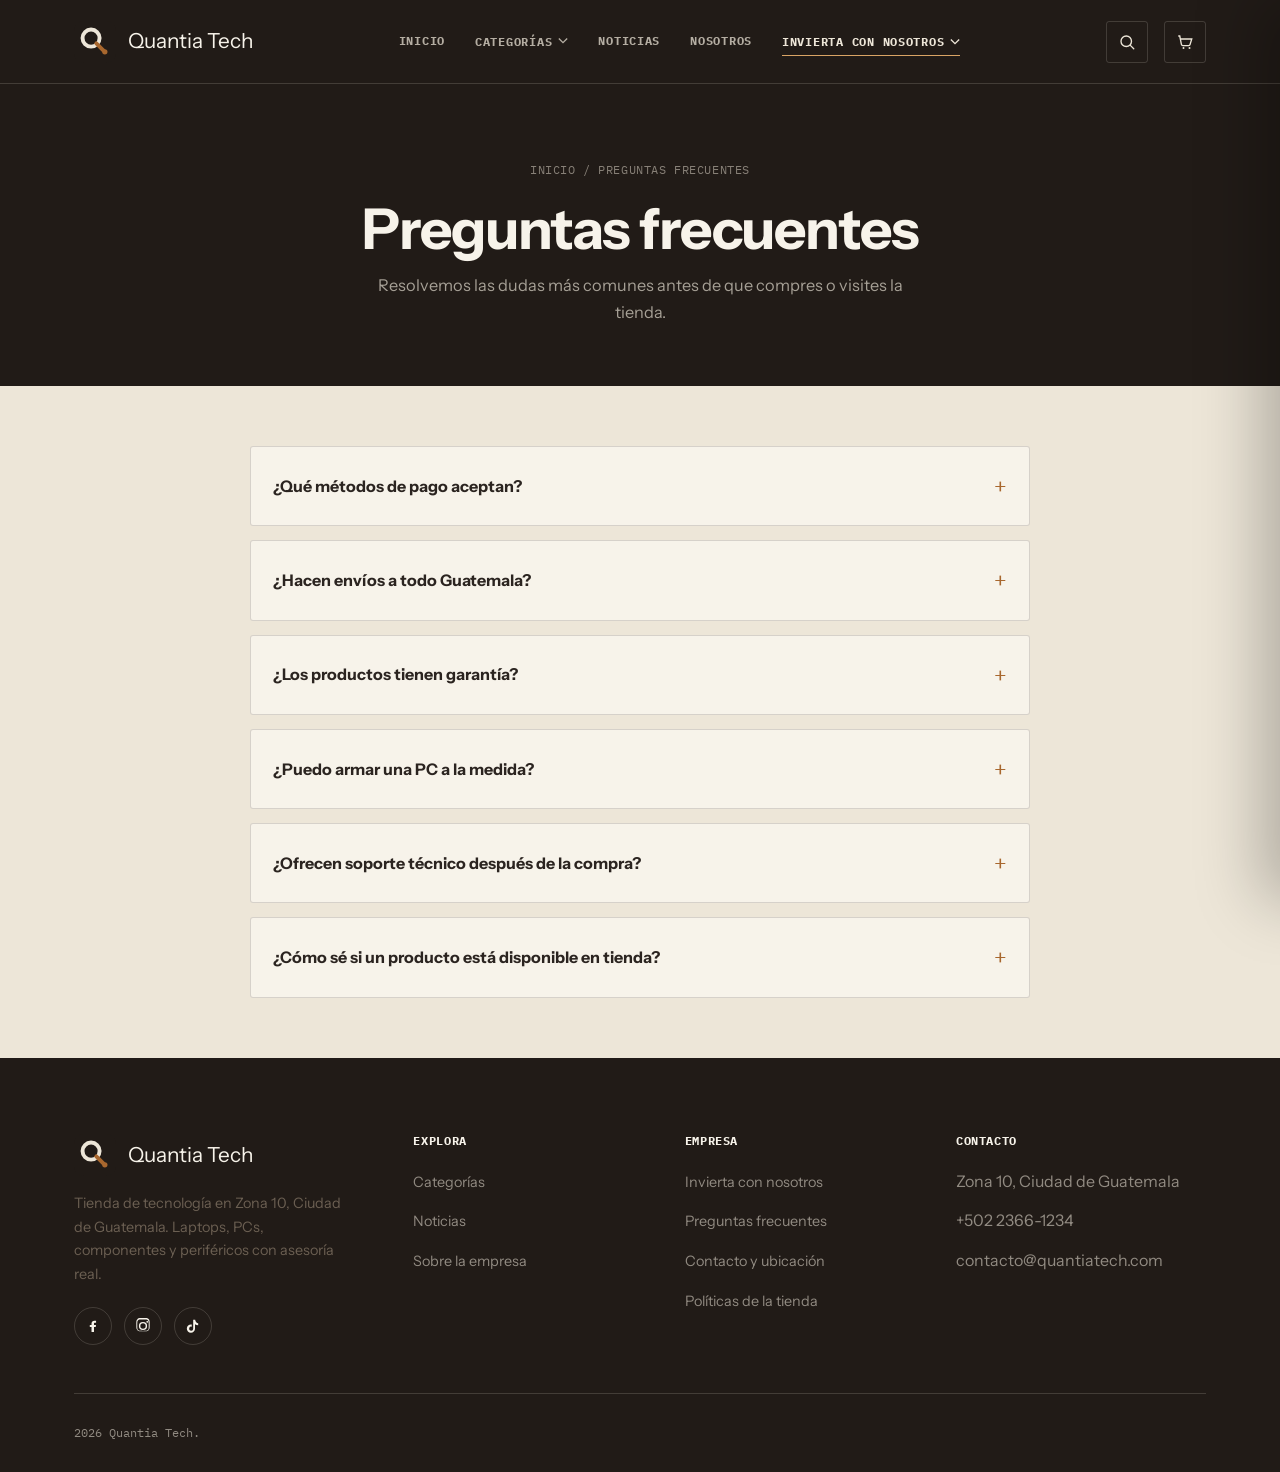
<file: faq.html>
<!DOCTYPE html>
<html lang="es">
<head>
<meta charset="UTF-8">
<meta name="viewport" content="width=device-width, initial-scale=1.0">
<title>Preguntas Frecuentes | Quantia Tech</title>
<meta name="description" content="Preguntas frecuentes sobre pagos, envíos, garantías y soporte en Quantia Tech.">
<link rel="canonical" href="https://maczethan-lang.github.io/quantia-tech/faq.html">
<meta name="theme-color" content="#211b17">
<meta name="author" content="Ethan Macz">
<meta property="og:type" content="website">
<meta property="og:site_name" content="Quantia Tech">
<meta property="og:locale" content="es_GT">
<meta property="og:title" content="Preguntas Frecuentes | Quantia Tech">
<meta property="og:description" content="Preguntas frecuentes sobre pagos, envíos, garantías y soporte en Quantia Tech.">
<meta property="og:url" content="https://maczethan-lang.github.io/quantia-tech/faq.html">
<meta property="og:image" content="https://maczethan-lang.github.io/quantia-tech/assets/img/products/hero-banner.jpg">
<meta property="og:image:width" content="1023">
<meta property="og:image:height" content="509">
<meta property="og:image:alt" content="Espacio de trabajo con equipo de cómputo de Quantia Tech">
<meta name="twitter:card" content="summary_large_image">
<meta name="twitter:title" content="Preguntas Frecuentes | Quantia Tech">
<meta name="twitter:description" content="Preguntas frecuentes sobre pagos, envíos, garantías y soporte en Quantia Tech.">
<meta name="twitter:image" content="https://maczethan-lang.github.io/quantia-tech/assets/img/products/hero-banner.jpg">
<link rel="icon" href="data:image/svg+xml,%3Csvg xmlns='http://www.w3.org/2000/svg' viewBox='0 0 64 64'%3E%3Crect width='64' height='64' rx='14' fill='%23211b17'/%3E%3Ccircle cx='26' cy='26' r='13' fill='none' stroke='%23ede6d8' stroke-width='6'/%3E%3Cline x1='34' y1='34' x2='45' y2='45' stroke='%23a8672e' stroke-width='6' stroke-linecap='round'/%3E%3Ccircle cx='47' cy='47' r='4' fill='%23a8672e'/%3E%3C/svg%3E">
<link rel="stylesheet" href="assets/css/styles.css?v=20260801">
</head>
<body>

<header class="site-header">
  <div class="container">
    <a href="index.html" class="brand">
      <svg class="brand-mark" viewBox="0 0 64 64" aria-hidden="true"><rect width="64" height="64" rx="14" fill="#211b17"/><circle cx="26" cy="26" r="13" fill="none" stroke="#ede6d8" stroke-width="6"/><line x1="34" y1="34" x2="45" y2="45" stroke="#a8672e" stroke-width="6" stroke-linecap="round"/><circle cx="47" cy="47" r="4" fill="#a8672e"/></svg>
      Quantia Tech
    </a>
    <nav class="nav-links" aria-label="Navegación principal">
      <a href="index.html">Inicio</a>
      <div class="nav-dropdown nav-megamenu">
        <button type="button" class="nav-dropdown-trigger" aria-expanded="false">
          Categorías
          <svg viewBox="0 0 12 8" fill="none" stroke="currentColor" stroke-width="1.6"><path d="M1 1l5 5 5-5"/></svg>
        </button>
        <div class="nav-dropdown-menu">
          <a href="tienda.html" class="megamenu-all">Ver todo el catálogo</a>
          <div class="megamenu-grid">
            <a href="tienda.html#cat-laptops">Laptops</a>
            <a href="tienda.html#cat-pc-gamer">PC Gamer</a>
            <a href="tienda.html#cat-pc-oficina">PC de Oficina</a>
            <a href="tienda.html#cat-monitores">Monitores</a>
            <a href="tienda.html#cat-teclados">Teclados</a>
            <a href="tienda.html#cat-mouse">Mouse</a>
            <a href="tienda.html#cat-tarjetas-video">Tarjetas de Video</a>
            <a href="tienda.html#cat-memoria-ram">Memoria RAM</a>
            <a href="tienda.html#cat-almacenamiento">Almacenamiento</a>
            <a href="tienda.html#cat-audifonos">Audífonos</a>
          </div>
        </div>
      </div>
      <a href="noticias.html">Noticias</a>
      <a href="nosotros.html">Nosotros</a>
      <div class="nav-dropdown">
        <button type="button" class="nav-dropdown-trigger active" aria-expanded="false">
          Invierta con Nosotros
          <svg viewBox="0 0 12 8" fill="none" stroke="currentColor" stroke-width="1.6"><path d="M1 1l5 5 5-5"/></svg>
        </button>
        <div class="nav-dropdown-menu">
          <a href="invierte.html">Invierta con Nosotros</a>
          <a href="faq.html" class="active">Preguntas Frecuentes</a>
          <a href="contacto.html">Contacto y Ubicación</a>
          <a href="politicas.html">Políticas de la tienda</a>
        </div>
      </div>
    </nav>
    <div class="header-actions">
      <button type="button" class="search-btn" data-search-open aria-label="Buscar productos">
        <svg viewBox="0 0 24 24" fill="none" stroke="currentColor" stroke-width="1.8"><circle cx="11" cy="11" r="7"/><line x1="16.5" y1="16.5" x2="21" y2="21" stroke-linecap="round"/></svg>
      </button>
      <button type="button" class="cart-btn" data-cart-open aria-label="Abrir carrito de compras">
        <svg viewBox="0 0 24 24" fill="none" stroke="currentColor" stroke-width="1.8"><path d="M3 4h2l2.2 11.2a2 2 0 0 0 2 1.6h7.6a2 2 0 0 0 2-1.6L21 8H6.2"/><circle cx="10" cy="20" r="1.3" fill="currentColor" stroke="none"/><circle cx="18" cy="20" r="1.3" fill="currentColor" stroke="none"/></svg>
        <span class="cart-badge" data-count="0">0</span>
      </button>
      <button type="button" class="nav-toggle" aria-label="Abrir menú" aria-expanded="false">☰</button>
    </div>
  </div>
</header>

<main>

  <section class="page-hero">
    <div class="container">
      <div class="breadcrumb"><a href="index.html">Inicio</a> / Preguntas Frecuentes</div>
      <h1>Preguntas frecuentes</h1>
      <p>Resolvemos las dudas más comunes antes de que compres o visites la tienda.</p>
    </div>
  </section>

  <section class="section-tight">
    <div class="container">
      <div class="faq-list">

        <details class="faq-item reveal">
          <summary>¿Qué métodos de pago aceptan?</summary>
          <p>En tienda física aceptamos efectivo y tarjetas de crédito o débito. En este sitio web, el botón "Pagar" simula el proceso de compra con fines de práctica académica; no se procesan pagos reales en línea todavía.</p>
        </details>

        <details class="faq-item reveal">
          <summary>¿Hacen envíos a todo Guatemala?</summary>
          <p>Actualmente atendemos entregas dentro de la Ciudad de Guatemala y municipios cercanos. Para el resto del país coordinamos envío mediante servicios de paquetería.</p>
        </details>

        <details class="faq-item reveal">
          <summary>¿Los productos tienen garantía?</summary>
          <p>Sí. Todos los equipos incluyen garantía del fabricante, más 6 meses de soporte técnico gratuito de parte de Quantia Tech.</p>
        </details>

        <details class="faq-item reveal">
          <summary>¿Puedo armar una PC a la medida?</summary>
          <p>Sí, ofrecemos asesoría para combinar componentes según tu presupuesto y el uso que le darás al equipo (oficina, diseño o gaming).</p>
        </details>

        <details class="faq-item reveal">
          <summary>¿Ofrecen soporte técnico después de la compra?</summary>
          <p>Sí. Cada compra incluye revisión y soporte técnico sin costo durante los primeros 6 meses, y asesoría continua después de ese periodo.</p>
        </details>

        <details class="faq-item reveal">
          <summary>¿Cómo sé si un producto está disponible en tienda?</summary>
          <p>Puedes escribirnos por correo o teléfono antes de visitarnos para confirmar existencia, o pasar directamente a nuestra ubicación en Zona 10.</p>
        </details>

      </div>
    </div>
  </section>

</main>

<footer class="site-footer">
  <div class="container">
    <div class="footer-grid">
      <div class="footer-brand">
        <div class="brand">
          <svg class="brand-mark" viewBox="0 0 64 64" aria-hidden="true"><rect width="64" height="64" rx="14" fill="#211b17"/><circle cx="26" cy="26" r="13" fill="none" stroke="#ede6d8" stroke-width="6"/><line x1="34" y1="34" x2="45" y2="45" stroke="#a8672e" stroke-width="6" stroke-linecap="round"/><circle cx="47" cy="47" r="4" fill="#a8672e"/></svg>
          Quantia Tech
        </div>
        <p>Tienda de tecnología en Zona 10, Ciudad de Guatemala. Laptops, PCs, componentes y periféricos con asesoría real.</p>
        <div class="social-row">
          <span class="social-btn" aria-label="Facebook" title="Facebook (próximamente)">
            <svg viewBox="0 0 24 24"><path d="M13.5 21v-7.6h2.6l.4-3H13.5V8.4c0-.87.24-1.46 1.5-1.46h1.6V4.28C16.3 4.2 15.24 4.1 14 4.1c-2.5 0-4.2 1.53-4.2 4.33v2H7.2v3h2.6V21h3.7z"/></svg>
          </span>
          <span class="social-btn" aria-label="Instagram" title="Instagram (próximamente)">
            <svg viewBox="0 0 24 24"><path d="M12 2.2c2.7 0 3 0 4.1.06 1.05.05 1.6.22 2 .37.5.2.86.42 1.24.8.38.38.6.74.8 1.24.15.4.32.95.37 2 .06 1.1.06 1.4.06 4.1s0 3-.06 4.1c-.05 1.05-.22 1.6-.37 2-.2.5-.42.86-.8 1.24-.38.38-.74.6-1.24.8-.4.15-.95.32-2 .37-1.1.06-1.4.06-4.1.06s-3 0-4.1-.06c-1.05-.05-1.6-.22-2-.37-.5-.2-.86-.42-1.24-.8-.38-.38-.6-.74-.8-1.24-.15-.4-.32-.95-.37-2-.06-1.1-.06-1.4-.06-4.1s0-3 .06-4.1c.05-1.05.22-1.6.37-2 .2-.5.42-.86.8-1.24.38-.38.74-.6 1.24-.8.4-.15.95-.32 2-.37 1.1-.06 1.4-.06 4.1-.06M12 0C9.28 0 8.94 0 7.87.07c-1.07.05-1.8.22-2.43.47-.66.26-1.22.6-1.78 1.16C3.1 2.26 2.76 2.82 2.5 3.48c-.25.63-.42 1.36-.47 2.43C2 6.94 2 7.28 2 10s0 3.06.07 4.13c.05 1.06.22 1.8.47 2.43.26.66.6 1.22 1.16 1.78.56.56 1.12.9 1.78 1.16.63.25 1.36.42 2.43.47C8.94 20 9.28 20 12 20s3.06 0 4.13-.07c1.06-.05 1.8-.22 2.43-.47.66-.26 1.22-.6 1.78-1.16.56-.56.9-1.12 1.16-1.78.25-.63.42-1.36.47-2.43.06-1.07.06-1.41.06-4.13s0-3.06-.06-4.13c-.05-1.06-.22-1.8-.47-2.43-.26-.66-.6-1.22-1.16-1.78-.56-.56-1.12-.9-1.78-1.16-.63-.25-1.37-.42-2.43-.47C15.06.02 14.72 0 12 0z"/><path d="M12 5.84A6.16 6.16 0 1 0 18.16 12 6.16 6.16 0 0 0 12 5.84zm0 10.16A4 4 0 1 1 16 12a4 4 0 0 1-4 4zM18.4 4.36a1.44 1.44 0 1 0 1.44 1.44 1.44 1.44 0 0 0-1.44-1.44z"/></svg>
          </span>
          <span class="social-btn" aria-label="TikTok" title="TikTok (próximamente)">
            <svg viewBox="0 0 24 24"><path d="M16.6 5.82c-.83-.9-1.29-2.07-1.29-3.32h-3.03v13.44a3.05 3.05 0 1 1-2.17-2.92V9.9a6.17 6.17 0 0 0-.86-.06A6.13 6.13 0 1 0 15 15.94V9.4a8.16 8.16 0 0 0 4.77 1.52V7.9a4.85 4.85 0 0 1-3.17-2.08z"/></svg>
          </span>
        </div>
      </div>
      <div class="footer-col">
        <h4>Explora</h4>
        <ul>
          <li><a href="tienda.html">Categorías</a></li>
          <li><a href="noticias.html">Noticias</a></li>
          <li><a href="nosotros.html">Sobre la empresa</a></li>
        </ul>
      </div>
      <div class="footer-col">
        <h4>Empresa</h4>
        <ul>
          <li><a href="invierte.html">Invierta con nosotros</a></li>
          <li><a href="faq.html">Preguntas frecuentes</a></li>
          <li><a href="contacto.html">Contacto y ubicación</a></li>
          <li><a href="politicas.html">Políticas de la tienda</a></li>
        </ul>
      </div>
      <div class="footer-col">
        <h4>Contacto</h4>
        <ul>
          <li>Zona 10, Ciudad de Guatemala</li>
          <li>+502 2366-1234</li>
          <li>contacto@quantiatech.com</li>
        </ul>
      </div>
    </div>
    <div class="footer-bottom">
      <span><span data-year></span> Quantia Tech.</span>
    </div>
  </div>
</footer>

<div class="cart-overlay"></div>
<div class="cart-drawer" aria-label="Carrito de compras">
  <div class="cart-drawer-head">
    <h3>Tu carrito</h3>
    <button type="button" class="cart-close-btn" aria-label="Cerrar carrito">✕</button>
  </div>
  <div class="cart-items"></div>
  <div class="cart-drawer-foot">
    <div class="cart-summary" data-cart-summary></div>
    <button type="button" class="btn btn-primary btn-block cart-pay-btn" disabled>Pagar</button>
    <p class="cart-note">Compra simulada con fines académicos. No se procesan pagos reales.</p>
  </div>
</div>

<div class="modal-overlay">
  <div class="modal-box">
    <div class="modal-icon">✓</div>
    <h3>¡Pedido simulado exitoso!</h3>
    <div class="modal-order-id">Pedido #000000</div>
    <p>Total a pagar: <strong class="modal-total-value">Q0.00</strong></p>
    <div class="academic-disclaimer">Este es un proyecto académico de la Universidad Galileo. No se realizó ningún cobro ni transacción real.</div>
    <div style="display:flex; gap:12px;">
      <button type="button" class="btn btn-outline btn-block modal-close-btn">Cerrar</button>
      <button type="button" class="btn btn-primary btn-block modal-confirm-btn">Confirmar</button>
    </div>
  </div>
</div>

<script defer src="assets/js/main.js?v=20260801"></script>
<script defer src="assets/js/products-data.js?v=20260801"></script>
<script defer src="assets/js/search.js?v=20260801"></script>
</body>
</html>
</file>
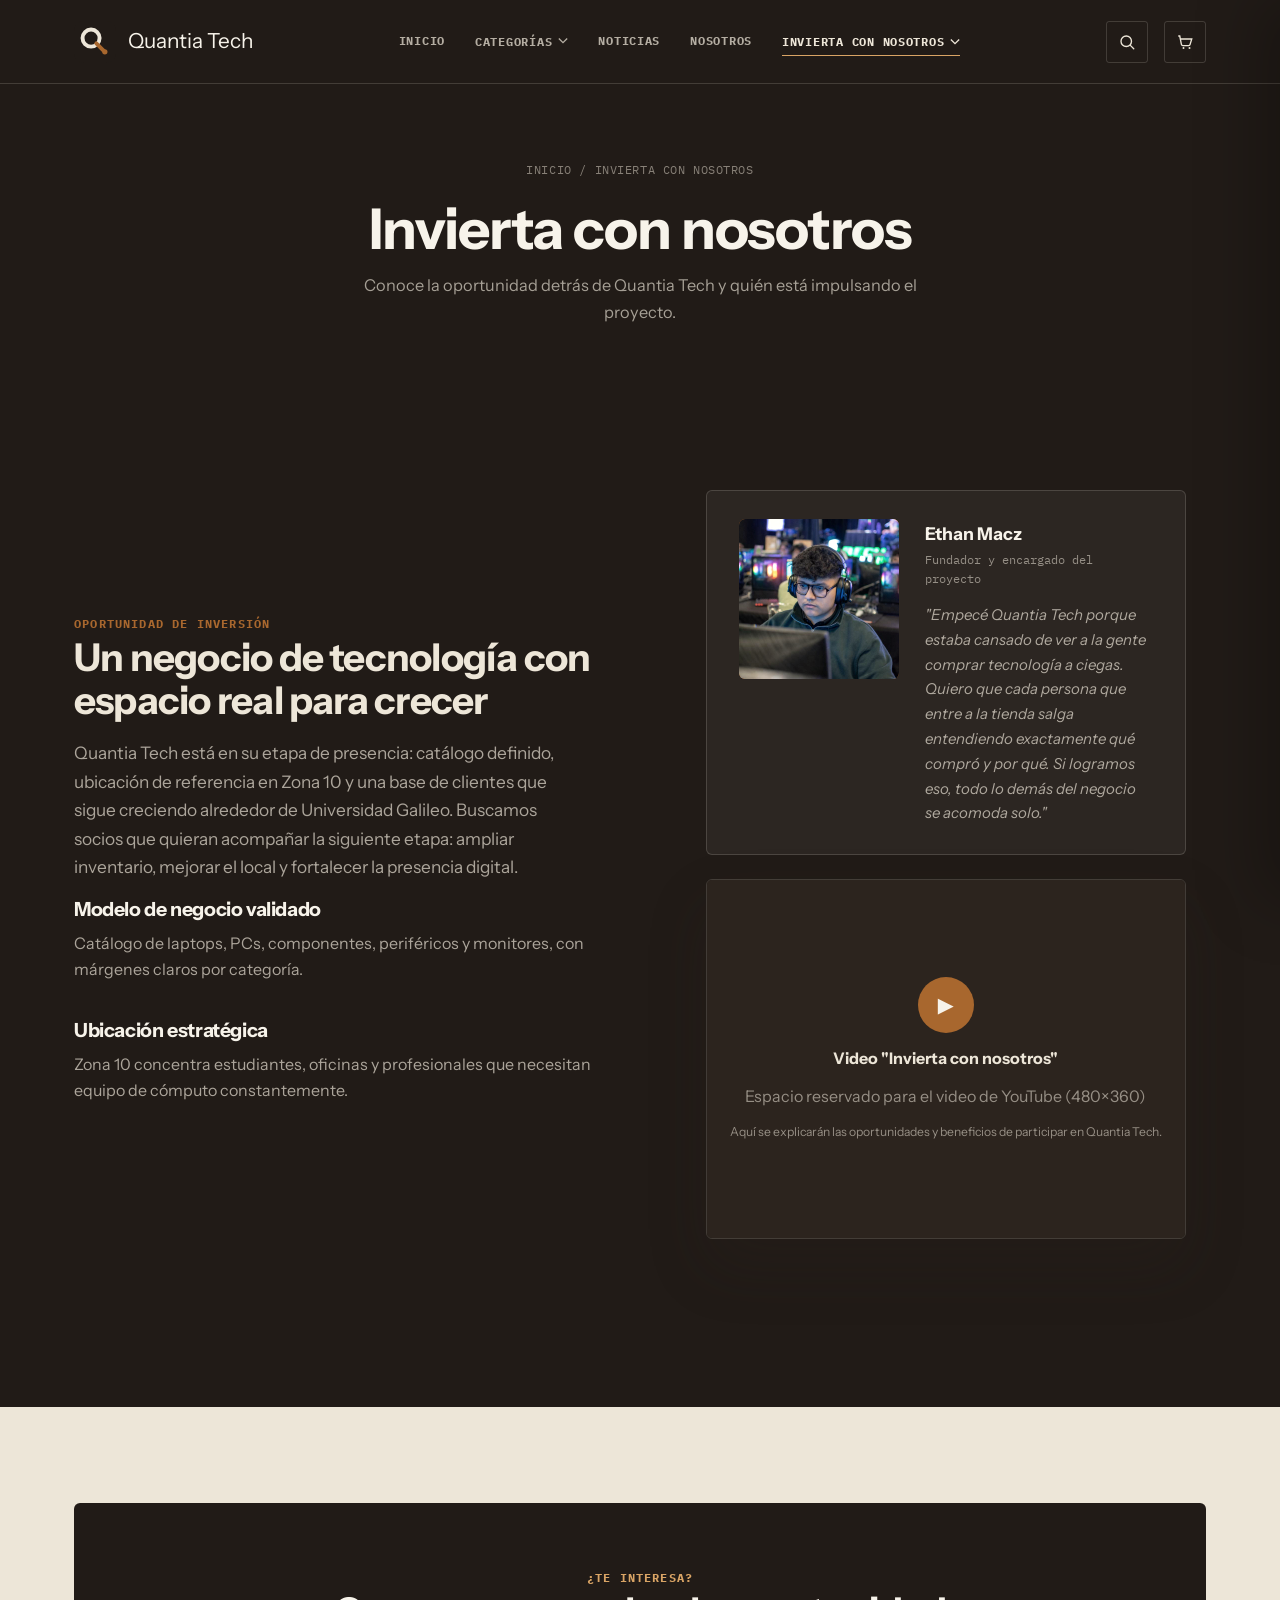
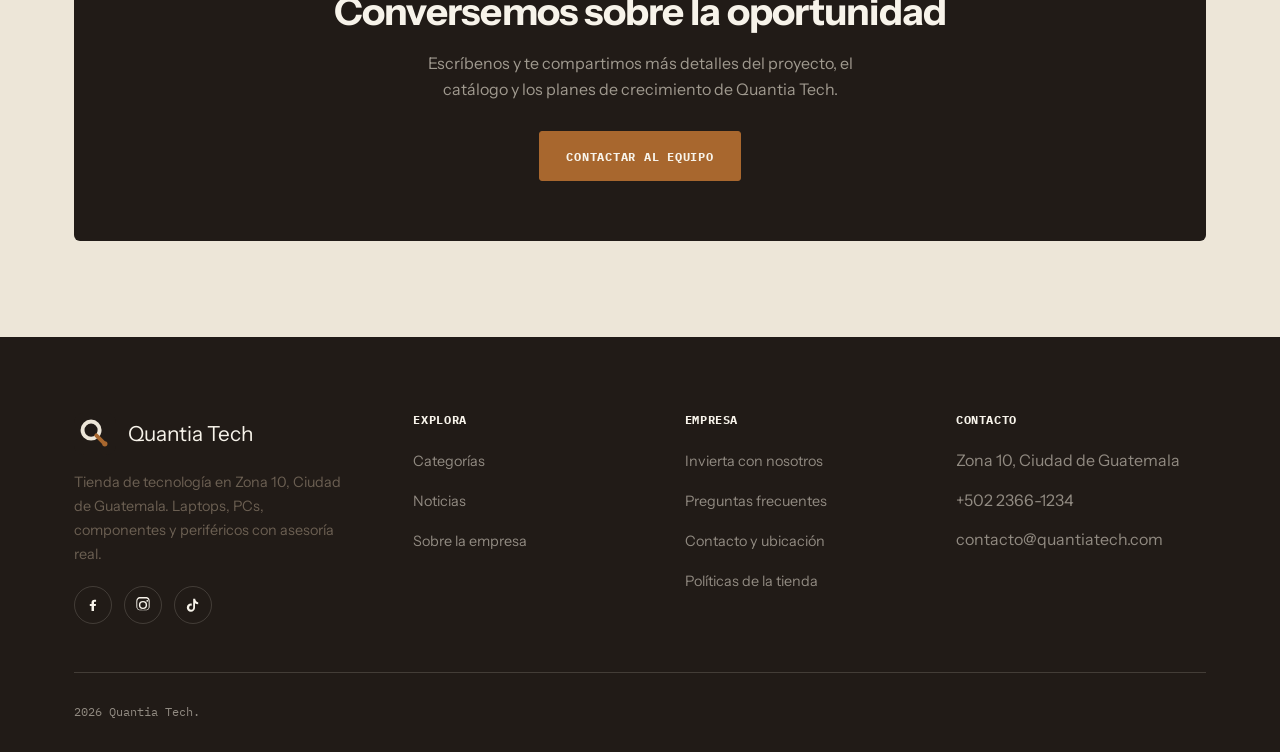
<file: invierte.html>
<!DOCTYPE html>
<html lang="es">
<head>
<meta charset="UTF-8">
<meta name="viewport" content="width=device-width, initial-scale=1.0">
<title>Invierta con Nosotros | Quantia Tech</title>
<meta name="description" content="Conoce la oportunidad de invertir en Quantia Tech y quién está detrás del proyecto.">
<link rel="canonical" href="https://maczethan-lang.github.io/quantia-tech/invierte.html">
<meta name="theme-color" content="#211b17">
<meta name="author" content="Ethan Macz">
<meta property="og:type" content="website">
<meta property="og:site_name" content="Quantia Tech">
<meta property="og:locale" content="es_GT">
<meta property="og:title" content="Invierta con Nosotros | Quantia Tech">
<meta property="og:description" content="Conoce la oportunidad de invertir en Quantia Tech y quién está detrás del proyecto.">
<meta property="og:url" content="https://maczethan-lang.github.io/quantia-tech/invierte.html">
<meta property="og:image" content="https://maczethan-lang.github.io/quantia-tech/assets/img/products/hero-banner.jpg">
<meta property="og:image:width" content="1023">
<meta property="og:image:height" content="509">
<meta property="og:image:alt" content="Espacio de trabajo con equipo de cómputo de Quantia Tech">
<meta name="twitter:card" content="summary_large_image">
<meta name="twitter:title" content="Invierta con Nosotros | Quantia Tech">
<meta name="twitter:description" content="Conoce la oportunidad de invertir en Quantia Tech y quién está detrás del proyecto.">
<meta name="twitter:image" content="https://maczethan-lang.github.io/quantia-tech/assets/img/products/hero-banner.jpg">
<link rel="icon" href="data:image/svg+xml,%3Csvg xmlns='http://www.w3.org/2000/svg' viewBox='0 0 64 64'%3E%3Crect width='64' height='64' rx='14' fill='%23211b17'/%3E%3Ccircle cx='26' cy='26' r='13' fill='none' stroke='%23ede6d8' stroke-width='6'/%3E%3Cline x1='34' y1='34' x2='45' y2='45' stroke='%23a8672e' stroke-width='6' stroke-linecap='round'/%3E%3Ccircle cx='47' cy='47' r='4' fill='%23a8672e'/%3E%3C/svg%3E">
<link rel="stylesheet" href="assets/css/styles.css?v=20260801">
</head>
<body>

<header class="site-header">
  <div class="container">
    <a href="index.html" class="brand">
      <svg class="brand-mark" viewBox="0 0 64 64" aria-hidden="true"><rect width="64" height="64" rx="14" fill="#211b17"/><circle cx="26" cy="26" r="13" fill="none" stroke="#ede6d8" stroke-width="6"/><line x1="34" y1="34" x2="45" y2="45" stroke="#a8672e" stroke-width="6" stroke-linecap="round"/><circle cx="47" cy="47" r="4" fill="#a8672e"/></svg>
      Quantia Tech
    </a>
    <nav class="nav-links" aria-label="Navegación principal">
      <a href="index.html">Inicio</a>
      <div class="nav-dropdown nav-megamenu">
        <button type="button" class="nav-dropdown-trigger" aria-expanded="false">
          Categorías
          <svg viewBox="0 0 12 8" fill="none" stroke="currentColor" stroke-width="1.6"><path d="M1 1l5 5 5-5"/></svg>
        </button>
        <div class="nav-dropdown-menu">
          <a href="tienda.html" class="megamenu-all">Ver todo el catálogo</a>
          <div class="megamenu-grid">
            <a href="tienda.html#cat-laptops">Laptops</a>
            <a href="tienda.html#cat-pc-gamer">PC Gamer</a>
            <a href="tienda.html#cat-pc-oficina">PC de Oficina</a>
            <a href="tienda.html#cat-monitores">Monitores</a>
            <a href="tienda.html#cat-teclados">Teclados</a>
            <a href="tienda.html#cat-mouse">Mouse</a>
            <a href="tienda.html#cat-tarjetas-video">Tarjetas de Video</a>
            <a href="tienda.html#cat-memoria-ram">Memoria RAM</a>
            <a href="tienda.html#cat-almacenamiento">Almacenamiento</a>
            <a href="tienda.html#cat-audifonos">Audífonos</a>
          </div>
        </div>
      </div>
      <a href="noticias.html">Noticias</a>
      <a href="nosotros.html">Nosotros</a>
      <div class="nav-dropdown">
        <button type="button" class="nav-dropdown-trigger active" aria-expanded="false">
          Invierta con Nosotros
          <svg viewBox="0 0 12 8" fill="none" stroke="currentColor" stroke-width="1.6"><path d="M1 1l5 5 5-5"/></svg>
        </button>
        <div class="nav-dropdown-menu">
          <a href="invierte.html" class="active">Invierta con Nosotros</a>
          <a href="faq.html">Preguntas Frecuentes</a>
          <a href="contacto.html">Contacto y Ubicación</a>
          <a href="politicas.html">Políticas de la tienda</a>
        </div>
      </div>
    </nav>
    <div class="header-actions">
      <button type="button" class="search-btn" data-search-open aria-label="Buscar productos">
        <svg viewBox="0 0 24 24" fill="none" stroke="currentColor" stroke-width="1.8"><circle cx="11" cy="11" r="7"/><line x1="16.5" y1="16.5" x2="21" y2="21" stroke-linecap="round"/></svg>
      </button>
      <button type="button" class="cart-btn" data-cart-open aria-label="Abrir carrito de compras">
        <svg viewBox="0 0 24 24" fill="none" stroke="currentColor" stroke-width="1.8"><path d="M3 4h2l2.2 11.2a2 2 0 0 0 2 1.6h7.6a2 2 0 0 0 2-1.6L21 8H6.2"/><circle cx="10" cy="20" r="1.3" fill="currentColor" stroke="none"/><circle cx="18" cy="20" r="1.3" fill="currentColor" stroke="none"/></svg>
        <span class="cart-badge" data-count="0">0</span>
      </button>
      <button type="button" class="nav-toggle" aria-label="Abrir menú" aria-expanded="false">☰</button>
    </div>
  </div>
</header>

<main>

  <section class="page-hero">
    <div class="container">
      <div class="breadcrumb"><a href="index.html">Inicio</a> / Invierta con nosotros</div>
      <h1>Invierta con nosotros</h1>
      <p>Conoce la oportunidad detrás de Quantia Tech y quién está impulsando el proyecto.</p>
    </div>
  </section>

  <section class="hero" style="padding: 20px 0 84px;">
    <div class="container">
      <div class="hero-grid">
        <div>
          <span class="tag">Oportunidad de inversión</span>
          <h2 style="color:#ede6d8;">Un negocio de tecnología con espacio real para crecer</h2>
          <p class="hero-sub">Quantia Tech está en su etapa de presencia: catálogo definido, ubicación de referencia en Zona 10 y una base de clientes que sigue creciendo alrededor de Universidad Galileo. Buscamos socios que quieran acompañar la siguiente etapa: ampliar inventario, mejorar el local y fortalecer la presencia digital.</p>

          <div class="invest-perks">
            <div class="value-item">
              <div class="feature-icon">📦</div>
              <div>
                <h3>Modelo de negocio validado</h3>
                <p>Catálogo de laptops, PCs, componentes, periféricos y monitores, con márgenes claros por categoría.</p>
              </div>
            </div>
            <div class="value-item">
              <div class="feature-icon">📍</div>
              <div>
                <h3>Ubicación estratégica</h3>
                <p>Zona 10 concentra estudiantes, oficinas y profesionales que necesitan equipo de cómputo constantemente.</p>
              </div>
            </div>
          </div>
        </div>

        <div>
          <div class="member-card">
            <div class="member-avatar"><img src="assets/img/team/ethan-macz.jpg" alt="Ethan Macz"></div>
            <div>
              <strong>Ethan Macz</strong>
              <span>Fundador y encargado del proyecto</span>
              <p class="member-quote">"Empecé Quantia Tech porque estaba cansado de ver a la gente comprar tecnología a ciegas. Quiero que cada persona que entre a la tienda salga entendiendo exactamente qué compró y por qué. Si logramos eso, todo lo demás del negocio se acomoda solo."</p>
            </div>
          </div>

          <div class="video-frame">
            <!--
              Cuando el canal de YouTube esté creado, reemplaza el div
              ".video-placeholder" por el iframe de abajo (ya con el
              tamaño correcto 480x360):

              <iframe width="480" height="360"
                src="https://www.youtube.com/embed/ID_DEL_VIDEO"
                title="Invierta con Quantia Tech"
                frameborder="0"
                allow="accelerometer; autoplay; clipboard-write; encrypted-media; gyroscope; picture-in-picture"
                allowfullscreen></iframe>
            -->
            <div class="video-placeholder">
              <div class="play-icon">▶</div>
              <strong style="color:#ede6d8;">Video "Invierta con nosotros"</strong>
              <p style="color:inherit; margin:0;">Espacio reservado para el video de YouTube (480×360)</p>
              <small>Aquí se explicarán las oportunidades y beneficios de participar en Quantia Tech.</small>
            </div>
          </div>
        </div>
      </div>
    </div>
  </section>

  <section>
    <div class="container">
      <div class="cta-band reveal">
        <span class="tag tag-light">¿Te interesa?</span>
        <h2>Conversemos sobre la oportunidad</h2>
        <p>Escríbenos y te compartimos más detalles del proyecto, el catálogo y los planes de crecimiento de Quantia Tech.</p>
        <div class="cta-actions">
          <a href="contacto.html" class="btn btn-primary">Contactar al equipo</a>
        </div>
      </div>
    </div>
  </section>

</main>

<footer class="site-footer">
  <div class="container">
    <div class="footer-grid">
      <div class="footer-brand">
        <div class="brand">
          <svg class="brand-mark" viewBox="0 0 64 64" aria-hidden="true"><rect width="64" height="64" rx="14" fill="#211b17"/><circle cx="26" cy="26" r="13" fill="none" stroke="#ede6d8" stroke-width="6"/><line x1="34" y1="34" x2="45" y2="45" stroke="#a8672e" stroke-width="6" stroke-linecap="round"/><circle cx="47" cy="47" r="4" fill="#a8672e"/></svg>
          Quantia Tech
        </div>
        <p>Tienda de tecnología en Zona 10, Ciudad de Guatemala. Laptops, PCs, componentes y periféricos con asesoría real.</p>
        <div class="social-row">
          <span class="social-btn" aria-label="Facebook" title="Facebook (próximamente)">
            <svg viewBox="0 0 24 24"><path d="M13.5 21v-7.6h2.6l.4-3H13.5V8.4c0-.87.24-1.46 1.5-1.46h1.6V4.28C16.3 4.2 15.24 4.1 14 4.1c-2.5 0-4.2 1.53-4.2 4.33v2H7.2v3h2.6V21h3.7z"/></svg>
          </span>
          <span class="social-btn" aria-label="Instagram" title="Instagram (próximamente)">
            <svg viewBox="0 0 24 24"><path d="M12 2.2c2.7 0 3 0 4.1.06 1.05.05 1.6.22 2 .37.5.2.86.42 1.24.8.38.38.6.74.8 1.24.15.4.32.95.37 2 .06 1.1.06 1.4.06 4.1s0 3-.06 4.1c-.05 1.05-.22 1.6-.37 2-.2.5-.42.86-.8 1.24-.38.38-.74.6-1.24.8-.4.15-.95.32-2 .37-1.1.06-1.4.06-4.1.06s-3 0-4.1-.06c-1.05-.05-1.6-.22-2-.37-.5-.2-.86-.42-1.24-.8-.38-.38-.6-.74-.8-1.24-.15-.4-.32-.95-.37-2-.06-1.1-.06-1.4-.06-4.1s0-3 .06-4.1c.05-1.05.22-1.6.37-2 .2-.5.42-.86.8-1.24.38-.38.74-.6 1.24-.8.4-.15.95-.32 2-.37 1.1-.06 1.4-.06 4.1-.06M12 0C9.28 0 8.94 0 7.87.07c-1.07.05-1.8.22-2.43.47-.66.26-1.22.6-1.78 1.16C3.1 2.26 2.76 2.82 2.5 3.48c-.25.63-.42 1.36-.47 2.43C2 6.94 2 7.28 2 10s0 3.06.07 4.13c.05 1.06.22 1.8.47 2.43.26.66.6 1.22 1.16 1.78.56.56 1.12.9 1.78 1.16.63.25 1.36.42 2.43.47C8.94 20 9.28 20 12 20s3.06 0 4.13-.07c1.06-.05 1.8-.22 2.43-.47.66-.26 1.22-.6 1.78-1.16.56-.56.9-1.12 1.16-1.78.25-.63.42-1.36.47-2.43.06-1.07.06-1.41.06-4.13s0-3.06-.06-4.13c-.05-1.06-.22-1.8-.47-2.43-.26-.66-.6-1.22-1.16-1.78-.56-.56-1.12-.9-1.78-1.16-.63-.25-1.37-.42-2.43-.47C15.06.02 14.72 0 12 0z"/><path d="M12 5.84A6.16 6.16 0 1 0 18.16 12 6.16 6.16 0 0 0 12 5.84zm0 10.16A4 4 0 1 1 16 12a4 4 0 0 1-4 4zM18.4 4.36a1.44 1.44 0 1 0 1.44 1.44 1.44 1.44 0 0 0-1.44-1.44z"/></svg>
          </span>
          <span class="social-btn" aria-label="TikTok" title="TikTok (próximamente)">
            <svg viewBox="0 0 24 24"><path d="M16.6 5.82c-.83-.9-1.29-2.07-1.29-3.32h-3.03v13.44a3.05 3.05 0 1 1-2.17-2.92V9.9a6.17 6.17 0 0 0-.86-.06A6.13 6.13 0 1 0 15 15.94V9.4a8.16 8.16 0 0 0 4.77 1.52V7.9a4.85 4.85 0 0 1-3.17-2.08z"/></svg>
          </span>
        </div>
      </div>
      <div class="footer-col">
        <h4>Explora</h4>
        <ul>
          <li><a href="tienda.html">Categorías</a></li>
          <li><a href="noticias.html">Noticias</a></li>
          <li><a href="nosotros.html">Sobre la empresa</a></li>
        </ul>
      </div>
      <div class="footer-col">
        <h4>Empresa</h4>
        <ul>
          <li><a href="invierte.html">Invierta con nosotros</a></li>
          <li><a href="faq.html">Preguntas frecuentes</a></li>
          <li><a href="contacto.html">Contacto y ubicación</a></li>
          <li><a href="politicas.html">Políticas de la tienda</a></li>
        </ul>
      </div>
      <div class="footer-col">
        <h4>Contacto</h4>
        <ul>
          <li>Zona 10, Ciudad de Guatemala</li>
          <li>+502 2366-1234</li>
          <li>contacto@quantiatech.com</li>
        </ul>
      </div>
    </div>
    <div class="footer-bottom">
      <span><span data-year></span> Quantia Tech.</span>
    </div>
  </div>
</footer>

<div class="cart-overlay"></div>
<div class="cart-drawer" aria-label="Carrito de compras">
  <div class="cart-drawer-head">
    <h3>Tu carrito</h3>
    <button type="button" class="cart-close-btn" aria-label="Cerrar carrito">✕</button>
  </div>
  <div class="cart-items"></div>
  <div class="cart-drawer-foot">
    <div class="cart-summary" data-cart-summary></div>
    <button type="button" class="btn btn-primary btn-block cart-pay-btn" disabled>Pagar</button>
    <p class="cart-note">Compra simulada con fines académicos. No se procesan pagos reales.</p>
  </div>
</div>

<div class="modal-overlay">
  <div class="modal-box">
    <div class="modal-icon">✓</div>
    <h3>¡Pedido simulado exitoso!</h3>
    <div class="modal-order-id">Pedido #000000</div>
    <p>Total a pagar: <strong class="modal-total-value">Q0.00</strong></p>
    <div class="academic-disclaimer">Este es un proyecto académico de la Universidad Galileo. No se realizó ningún cobro ni transacción real.</div>
    <div style="display:flex; gap:12px;">
      <button type="button" class="btn btn-outline btn-block modal-close-btn">Cerrar</button>
      <button type="button" class="btn btn-primary btn-block modal-confirm-btn">Confirmar</button>
    </div>
  </div>
</div>

<script defer src="assets/js/main.js?v=20260801"></script>
<script defer src="assets/js/products-data.js?v=20260801"></script>
<script defer src="assets/js/search.js?v=20260801"></script>
</body>
</html>
</file>
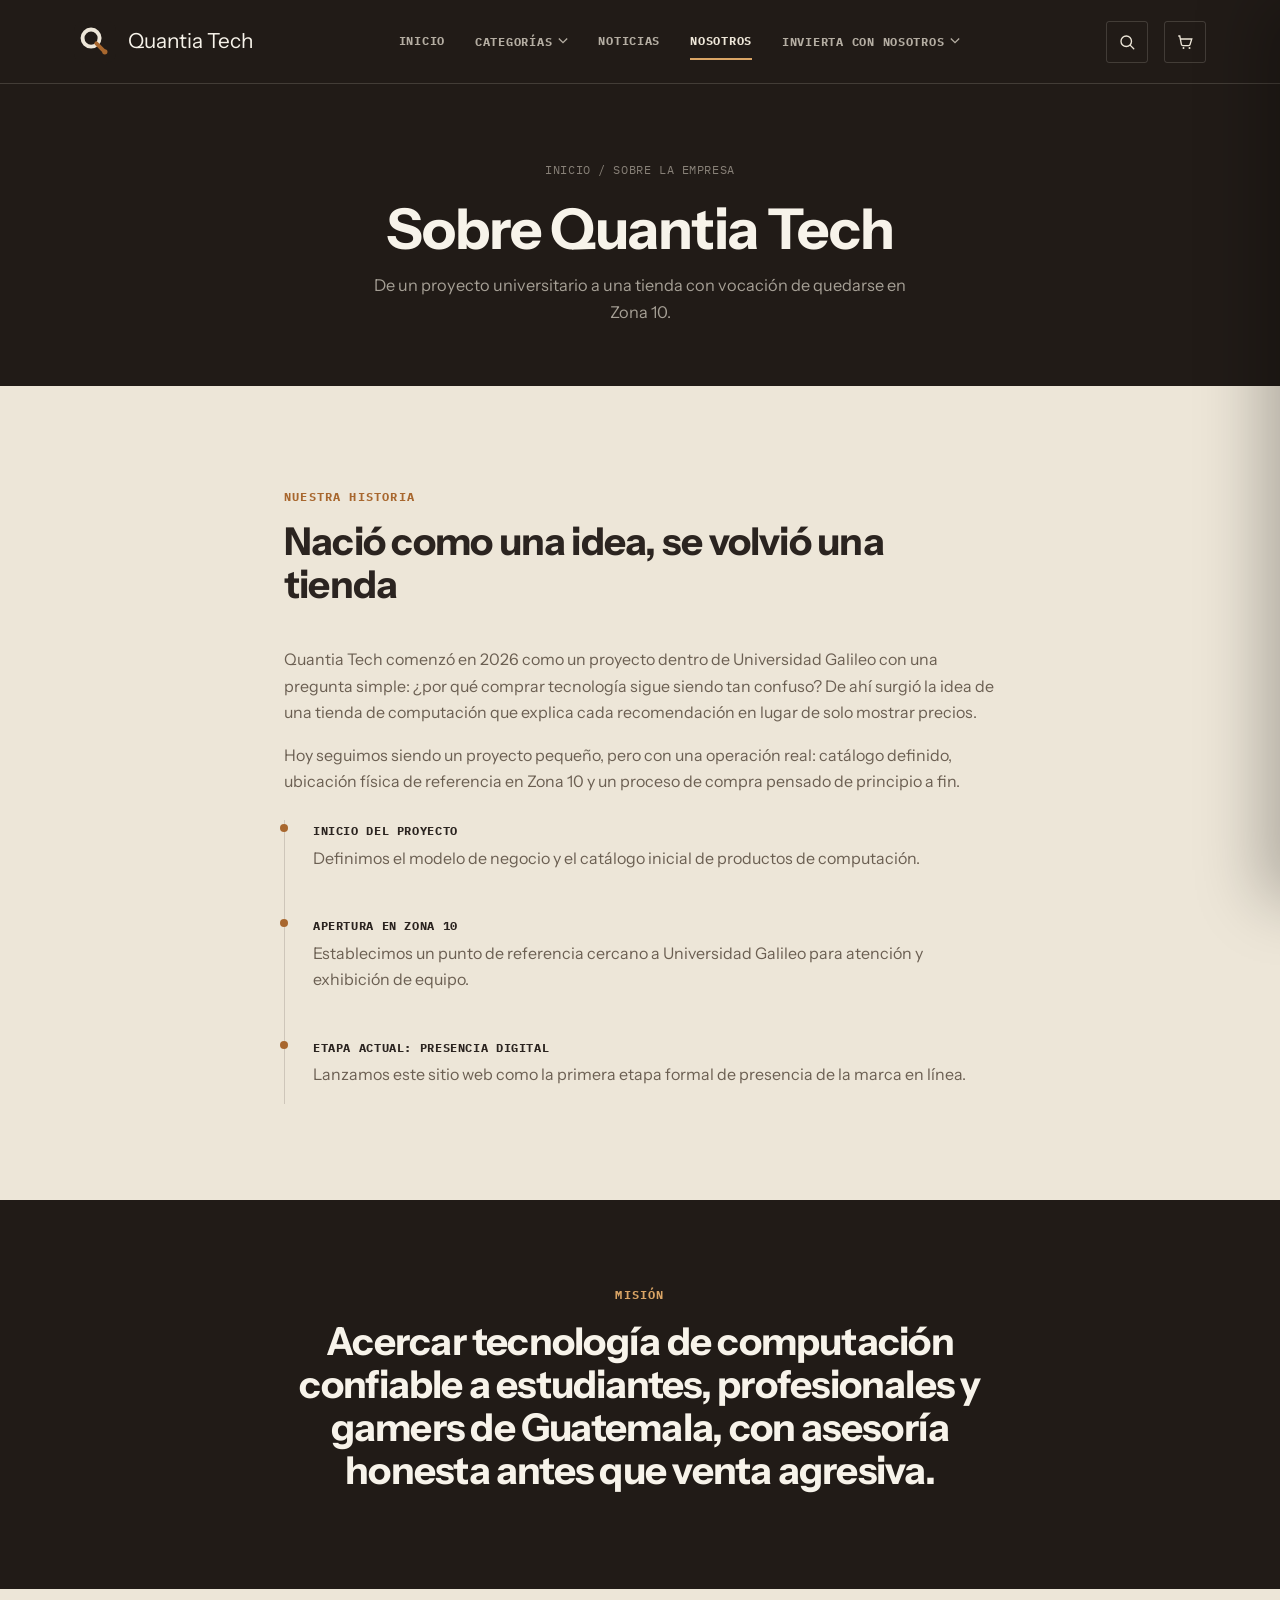
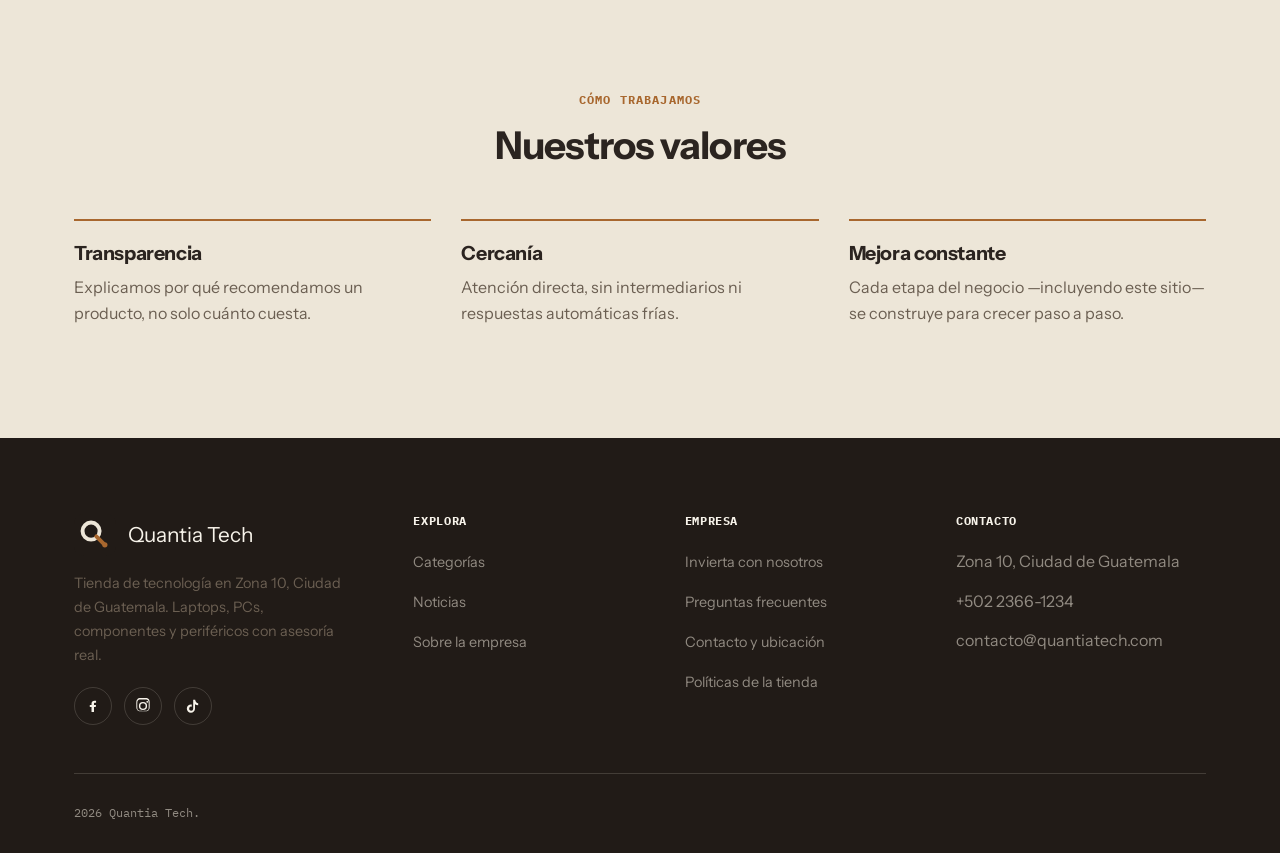
<file: nosotros.html>
<!DOCTYPE html>
<html lang="es">
<head>
<meta charset="UTF-8">
<meta name="viewport" content="width=device-width, initial-scale=1.0">
<title>Sobre la Empresa | Quantia Tech</title>
<meta name="description" content="Historia, misión y valores de Quantia Tech, tienda de tecnología en Zona 10, Ciudad de Guatemala.">
<link rel="canonical" href="https://maczethan-lang.github.io/quantia-tech/nosotros.html">
<meta name="theme-color" content="#211b17">
<meta name="author" content="Ethan Macz">
<meta property="og:type" content="website">
<meta property="og:site_name" content="Quantia Tech">
<meta property="og:locale" content="es_GT">
<meta property="og:title" content="Sobre la Empresa | Quantia Tech">
<meta property="og:description" content="Historia, misión y valores de Quantia Tech, tienda de tecnología en Zona 10, Ciudad de Guatemala.">
<meta property="og:url" content="https://maczethan-lang.github.io/quantia-tech/nosotros.html">
<meta property="og:image" content="https://maczethan-lang.github.io/quantia-tech/assets/img/products/hero-banner.jpg">
<meta property="og:image:width" content="1023">
<meta property="og:image:height" content="509">
<meta property="og:image:alt" content="Espacio de trabajo con equipo de cómputo de Quantia Tech">
<meta name="twitter:card" content="summary_large_image">
<meta name="twitter:title" content="Sobre la Empresa | Quantia Tech">
<meta name="twitter:description" content="Historia, misión y valores de Quantia Tech, tienda de tecnología en Zona 10, Ciudad de Guatemala.">
<meta name="twitter:image" content="https://maczethan-lang.github.io/quantia-tech/assets/img/products/hero-banner.jpg">
<link rel="icon" href="data:image/svg+xml,%3Csvg xmlns='http://www.w3.org/2000/svg' viewBox='0 0 64 64'%3E%3Crect width='64' height='64' rx='14' fill='%23211b17'/%3E%3Ccircle cx='26' cy='26' r='13' fill='none' stroke='%23ede6d8' stroke-width='6'/%3E%3Cline x1='34' y1='34' x2='45' y2='45' stroke='%23a8672e' stroke-width='6' stroke-linecap='round'/%3E%3Ccircle cx='47' cy='47' r='4' fill='%23a8672e'/%3E%3C/svg%3E">
<link rel="stylesheet" href="assets/css/styles.css?v=20260801">
</head>
<body>

<header class="site-header">
  <div class="container">
    <a href="index.html" class="brand">
      <svg class="brand-mark" viewBox="0 0 64 64" aria-hidden="true"><rect width="64" height="64" rx="14" fill="#211b17"/><circle cx="26" cy="26" r="13" fill="none" stroke="#ede6d8" stroke-width="6"/><line x1="34" y1="34" x2="45" y2="45" stroke="#a8672e" stroke-width="6" stroke-linecap="round"/><circle cx="47" cy="47" r="4" fill="#a8672e"/></svg>
      Quantia Tech
    </a>
    <nav class="nav-links" aria-label="Navegación principal">
      <a href="index.html">Inicio</a>
      <div class="nav-dropdown nav-megamenu">
        <button type="button" class="nav-dropdown-trigger" aria-expanded="false">
          Categorías
          <svg viewBox="0 0 12 8" fill="none" stroke="currentColor" stroke-width="1.6"><path d="M1 1l5 5 5-5"/></svg>
        </button>
        <div class="nav-dropdown-menu">
          <a href="tienda.html" class="megamenu-all">Ver todo el catálogo</a>
          <div class="megamenu-grid">
            <a href="tienda.html#cat-laptops">Laptops</a>
            <a href="tienda.html#cat-pc-gamer">PC Gamer</a>
            <a href="tienda.html#cat-pc-oficina">PC de Oficina</a>
            <a href="tienda.html#cat-monitores">Monitores</a>
            <a href="tienda.html#cat-teclados">Teclados</a>
            <a href="tienda.html#cat-mouse">Mouse</a>
            <a href="tienda.html#cat-tarjetas-video">Tarjetas de Video</a>
            <a href="tienda.html#cat-memoria-ram">Memoria RAM</a>
            <a href="tienda.html#cat-almacenamiento">Almacenamiento</a>
            <a href="tienda.html#cat-audifonos">Audífonos</a>
          </div>
        </div>
      </div>
      <a href="noticias.html">Noticias</a>
      <a href="nosotros.html" class="active">Nosotros</a>
      <div class="nav-dropdown">
        <button type="button" class="nav-dropdown-trigger" aria-expanded="false">
          Invierta con Nosotros
          <svg viewBox="0 0 12 8" fill="none" stroke="currentColor" stroke-width="1.6"><path d="M1 1l5 5 5-5"/></svg>
        </button>
        <div class="nav-dropdown-menu">
          <a href="invierte.html">Invierta con Nosotros</a>
          <a href="faq.html">Preguntas Frecuentes</a>
          <a href="contacto.html">Contacto y Ubicación</a>
          <a href="politicas.html">Políticas de la tienda</a>
        </div>
      </div>
    </nav>
    <div class="header-actions">
      <button type="button" class="search-btn" data-search-open aria-label="Buscar productos">
        <svg viewBox="0 0 24 24" fill="none" stroke="currentColor" stroke-width="1.8"><circle cx="11" cy="11" r="7"/><line x1="16.5" y1="16.5" x2="21" y2="21" stroke-linecap="round"/></svg>
      </button>
      <button type="button" class="cart-btn" data-cart-open aria-label="Abrir carrito de compras">
        <svg viewBox="0 0 24 24" fill="none" stroke="currentColor" stroke-width="1.8"><path d="M3 4h2l2.2 11.2a2 2 0 0 0 2 1.6h7.6a2 2 0 0 0 2-1.6L21 8H6.2"/><circle cx="10" cy="20" r="1.3" fill="currentColor" stroke="none"/><circle cx="18" cy="20" r="1.3" fill="currentColor" stroke="none"/></svg>
        <span class="cart-badge" data-count="0">0</span>
      </button>
      <button type="button" class="nav-toggle" aria-label="Abrir menú" aria-expanded="false">☰</button>
    </div>
  </div>
</header>

<main>

  <section class="page-hero">
    <div class="container">
      <div class="breadcrumb"><a href="index.html">Inicio</a> / Sobre la empresa</div>
      <h1>Sobre Quantia Tech</h1>
      <p>De un proyecto universitario a una tienda con vocación de quedarse en Zona 10.</p>
    </div>
  </section>

  <section>
    <div class="container" style="max-width:760px;">
      <div class="section-head reveal" style="text-align:left; margin:0 0 40px;">
        <span class="tag">Nuestra historia</span>
        <h2>Nació como una idea, se volvió una tienda</h2>
      </div>
      <p class="reveal">Quantia Tech comenzó en 2026 como un proyecto dentro de Universidad Galileo con una pregunta simple: ¿por qué comprar tecnología sigue siendo tan confuso? De ahí surgió la idea de una tienda de computación que explica cada recomendación en lugar de solo mostrar precios.</p>
      <p class="reveal">Hoy seguimos siendo un proyecto pequeño, pero con una operación real: catálogo definido, ubicación física de referencia en Zona 10 y un proceso de compra pensado de principio a fin.</p>

      <div class="timeline reveal">
        <div class="timeline-item">
          <strong>Inicio del proyecto</strong>
          <p>Definimos el modelo de negocio y el catálogo inicial de productos de computación.</p>
        </div>
        <div class="timeline-item">
          <strong>Apertura en Zona 10</strong>
          <p>Establecimos un punto de referencia cercano a Universidad Galileo para atención y exhibición de equipo.</p>
        </div>
        <div class="timeline-item">
          <strong>Etapa actual: presencia digital</strong>
          <p>Lanzamos este sitio web como la primera etapa formal de presencia de la marca en línea.</p>
        </div>
      </div>
    </div>
  </section>

  <section style="background:var(--espresso); padding:80px 0;">
    <div class="container" style="text-align:center; max-width:760px;">
      <span class="tag tag-light">Misión</span>
      <h2 style="color:var(--paper); margin-top:14px;">Acercar tecnología de computación confiable a estudiantes, profesionales y gamers de Guatemala, con asesoría honesta antes que venta agresiva.</h2>
    </div>
  </section>

  <section>
    <div class="container">
      <div class="section-head reveal">
        <span class="tag">Cómo trabajamos</span>
        <h2>Nuestros valores</h2>
      </div>
      <div class="grid grid-3">
        <div class="reveal" style="border-top:2px solid var(--copper); padding-top:22px;">
          <h3>Transparencia</h3>
          <p>Explicamos por qué recomendamos un producto, no solo cuánto cuesta.</p>
        </div>
        <div class="reveal" style="border-top:2px solid var(--copper); padding-top:22px;">
          <h3>Cercanía</h3>
          <p>Atención directa, sin intermediarios ni respuestas automáticas frías.</p>
        </div>
        <div class="reveal" style="border-top:2px solid var(--copper); padding-top:22px;">
          <h3>Mejora constante</h3>
          <p>Cada etapa del negocio —incluyendo este sitio— se construye para crecer paso a paso.</p>
        </div>
      </div>
    </div>
  </section>

</main>

<footer class="site-footer">
  <div class="container">
    <div class="footer-grid">
      <div class="footer-brand">
        <div class="brand">
          <svg class="brand-mark" viewBox="0 0 64 64" aria-hidden="true"><rect width="64" height="64" rx="14" fill="#211b17"/><circle cx="26" cy="26" r="13" fill="none" stroke="#ede6d8" stroke-width="6"/><line x1="34" y1="34" x2="45" y2="45" stroke="#a8672e" stroke-width="6" stroke-linecap="round"/><circle cx="47" cy="47" r="4" fill="#a8672e"/></svg>
          Quantia Tech
        </div>
        <p>Tienda de tecnología en Zona 10, Ciudad de Guatemala. Laptops, PCs, componentes y periféricos con asesoría real.</p>
        <div class="social-row">
          <span class="social-btn" aria-label="Facebook" title="Facebook (próximamente)">
            <svg viewBox="0 0 24 24"><path d="M13.5 21v-7.6h2.6l.4-3H13.5V8.4c0-.87.24-1.46 1.5-1.46h1.6V4.28C16.3 4.2 15.24 4.1 14 4.1c-2.5 0-4.2 1.53-4.2 4.33v2H7.2v3h2.6V21h3.7z"/></svg>
          </span>
          <span class="social-btn" aria-label="Instagram" title="Instagram (próximamente)">
            <svg viewBox="0 0 24 24"><path d="M12 2.2c2.7 0 3 0 4.1.06 1.05.05 1.6.22 2 .37.5.2.86.42 1.24.8.38.38.6.74.8 1.24.15.4.32.95.37 2 .06 1.1.06 1.4.06 4.1s0 3-.06 4.1c-.05 1.05-.22 1.6-.37 2-.2.5-.42.86-.8 1.24-.38.38-.74.6-1.24.8-.4.15-.95.32-2 .37-1.1.06-1.4.06-4.1.06s-3 0-4.1-.06c-1.05-.05-1.6-.22-2-.37-.5-.2-.86-.42-1.24-.8-.38-.38-.6-.74-.8-1.24-.15-.4-.32-.95-.37-2-.06-1.1-.06-1.4-.06-4.1s0-3 .06-4.1c.05-1.05.22-1.6.37-2 .2-.5.42-.86.8-1.24.38-.38.74-.6 1.24-.8.4-.15.95-.32 2-.37 1.1-.06 1.4-.06 4.1-.06M12 0C9.28 0 8.94 0 7.87.07c-1.07.05-1.8.22-2.43.47-.66.26-1.22.6-1.78 1.16C3.1 2.26 2.76 2.82 2.5 3.48c-.25.63-.42 1.36-.47 2.43C2 6.94 2 7.28 2 10s0 3.06.07 4.13c.05 1.06.22 1.8.47 2.43.26.66.6 1.22 1.16 1.78.56.56 1.12.9 1.78 1.16.63.25 1.36.42 2.43.47C8.94 20 9.28 20 12 20s3.06 0 4.13-.07c1.06-.05 1.8-.22 2.43-.47.66-.26 1.22-.6 1.78-1.16.56-.56.9-1.12 1.16-1.78.25-.63.42-1.36.47-2.43.06-1.07.06-1.41.06-4.13s0-3.06-.06-4.13c-.05-1.06-.22-1.8-.47-2.43-.26-.66-.6-1.22-1.16-1.78-.56-.56-1.12-.9-1.78-1.16-.63-.25-1.37-.42-2.43-.47C15.06.02 14.72 0 12 0z"/><path d="M12 5.84A6.16 6.16 0 1 0 18.16 12 6.16 6.16 0 0 0 12 5.84zm0 10.16A4 4 0 1 1 16 12a4 4 0 0 1-4 4zM18.4 4.36a1.44 1.44 0 1 0 1.44 1.44 1.44 1.44 0 0 0-1.44-1.44z"/></svg>
          </span>
          <span class="social-btn" aria-label="TikTok" title="TikTok (próximamente)">
            <svg viewBox="0 0 24 24"><path d="M16.6 5.82c-.83-.9-1.29-2.07-1.29-3.32h-3.03v13.44a3.05 3.05 0 1 1-2.17-2.92V9.9a6.17 6.17 0 0 0-.86-.06A6.13 6.13 0 1 0 15 15.94V9.4a8.16 8.16 0 0 0 4.77 1.52V7.9a4.85 4.85 0 0 1-3.17-2.08z"/></svg>
          </span>
        </div>
      </div>
      <div class="footer-col">
        <h4>Explora</h4>
        <ul>
          <li><a href="tienda.html">Categorías</a></li>
          <li><a href="noticias.html">Noticias</a></li>
          <li><a href="nosotros.html">Sobre la empresa</a></li>
        </ul>
      </div>
      <div class="footer-col">
        <h4>Empresa</h4>
        <ul>
          <li><a href="invierte.html">Invierta con nosotros</a></li>
          <li><a href="faq.html">Preguntas frecuentes</a></li>
          <li><a href="contacto.html">Contacto y ubicación</a></li>
          <li><a href="politicas.html">Políticas de la tienda</a></li>
        </ul>
      </div>
      <div class="footer-col">
        <h4>Contacto</h4>
        <ul>
          <li>Zona 10, Ciudad de Guatemala</li>
          <li>+502 2366-1234</li>
          <li>contacto@quantiatech.com</li>
        </ul>
      </div>
    </div>
    <div class="footer-bottom">
      <span><span data-year></span> Quantia Tech.</span>
    </div>
  </div>
</footer>

<div class="cart-overlay"></div>
<div class="cart-drawer" aria-label="Carrito de compras">
  <div class="cart-drawer-head">
    <h3>Tu carrito</h3>
    <button type="button" class="cart-close-btn" aria-label="Cerrar carrito">✕</button>
  </div>
  <div class="cart-items"></div>
  <div class="cart-drawer-foot">
    <div class="cart-summary" data-cart-summary></div>
    <button type="button" class="btn btn-primary btn-block cart-pay-btn" disabled>Pagar</button>
    <p class="cart-note">Compra simulada con fines académicos. No se procesan pagos reales.</p>
  </div>
</div>

<div class="modal-overlay">
  <div class="modal-box">
    <div class="modal-icon">✓</div>
    <h3>¡Pedido simulado exitoso!</h3>
    <div class="modal-order-id">Pedido #000000</div>
    <p>Total a pagar: <strong class="modal-total-value">Q0.00</strong></p>
    <div class="academic-disclaimer">Este es un proyecto académico de la Universidad Galileo. No se realizó ningún cobro ni transacción real.</div>
    <div style="display:flex; gap:12px;">
      <button type="button" class="btn btn-outline btn-block modal-close-btn">Cerrar</button>
      <button type="button" class="btn btn-primary btn-block modal-confirm-btn">Confirmar</button>
    </div>
  </div>
</div>

<script defer src="assets/js/main.js?v=20260801"></script>
<script defer src="assets/js/products-data.js?v=20260801"></script>
<script defer src="assets/js/search.js?v=20260801"></script>
</body>
</html>
</file>
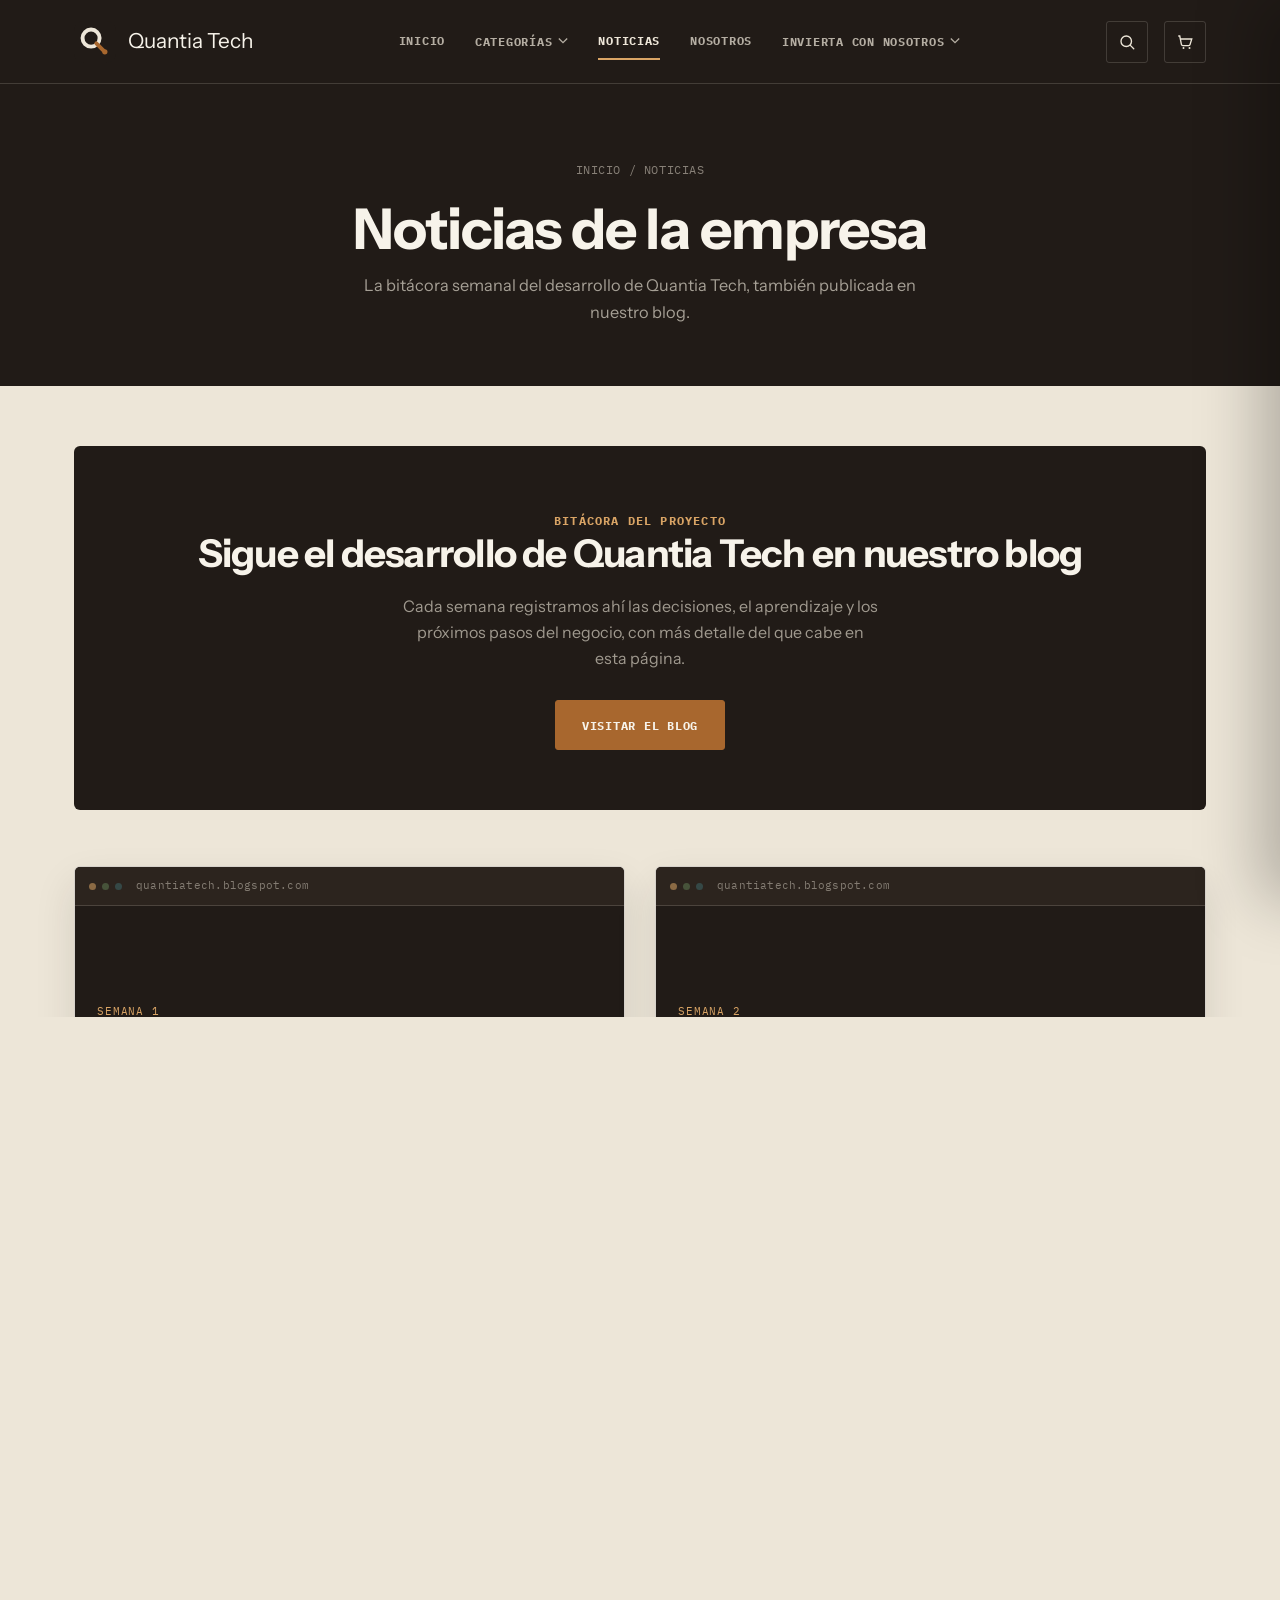
<file: noticias.html>
<!DOCTYPE html>
<html lang="es">
<head>
<meta charset="UTF-8">
<meta name="viewport" content="width=device-width, initial-scale=1.0">
<title>Noticias | Quantia Tech</title>
<meta name="description" content="Últimas noticias de Quantia Tech: apertura de tienda, nuevos productos y programas de soporte.">
<link rel="canonical" href="https://maczethan-lang.github.io/quantia-tech/noticias.html">
<meta name="theme-color" content="#211b17">
<meta name="author" content="Ethan Macz">
<meta property="og:type" content="website">
<meta property="og:site_name" content="Quantia Tech">
<meta property="og:locale" content="es_GT">
<meta property="og:title" content="Noticias | Quantia Tech">
<meta property="og:description" content="Últimas noticias de Quantia Tech: apertura de tienda, nuevos productos y programas de soporte.">
<meta property="og:url" content="https://maczethan-lang.github.io/quantia-tech/noticias.html">
<meta property="og:image" content="https://maczethan-lang.github.io/quantia-tech/assets/img/products/hero-banner.jpg">
<meta property="og:image:width" content="1023">
<meta property="og:image:height" content="509">
<meta property="og:image:alt" content="Espacio de trabajo con equipo de cómputo de Quantia Tech">
<meta name="twitter:card" content="summary_large_image">
<meta name="twitter:title" content="Noticias | Quantia Tech">
<meta name="twitter:description" content="Últimas noticias de Quantia Tech: apertura de tienda, nuevos productos y programas de soporte.">
<meta name="twitter:image" content="https://maczethan-lang.github.io/quantia-tech/assets/img/products/hero-banner.jpg">
<link rel="icon" href="data:image/svg+xml,%3Csvg xmlns='http://www.w3.org/2000/svg' viewBox='0 0 64 64'%3E%3Crect width='64' height='64' rx='14' fill='%23211b17'/%3E%3Ccircle cx='26' cy='26' r='13' fill='none' stroke='%23ede6d8' stroke-width='6'/%3E%3Cline x1='34' y1='34' x2='45' y2='45' stroke='%23a8672e' stroke-width='6' stroke-linecap='round'/%3E%3Ccircle cx='47' cy='47' r='4' fill='%23a8672e'/%3E%3C/svg%3E">
<link rel="stylesheet" href="assets/css/styles.css?v=20260801">
</head>
<body>

<header class="site-header">
  <div class="container">
    <a href="index.html" class="brand">
      <svg class="brand-mark" viewBox="0 0 64 64" aria-hidden="true"><rect width="64" height="64" rx="14" fill="#211b17"/><circle cx="26" cy="26" r="13" fill="none" stroke="#ede6d8" stroke-width="6"/><line x1="34" y1="34" x2="45" y2="45" stroke="#a8672e" stroke-width="6" stroke-linecap="round"/><circle cx="47" cy="47" r="4" fill="#a8672e"/></svg>
      Quantia Tech
    </a>
    <nav class="nav-links" aria-label="Navegación principal">
      <a href="index.html">Inicio</a>
      <div class="nav-dropdown nav-megamenu">
        <button type="button" class="nav-dropdown-trigger" aria-expanded="false">
          Categorías
          <svg viewBox="0 0 12 8" fill="none" stroke="currentColor" stroke-width="1.6"><path d="M1 1l5 5 5-5"/></svg>
        </button>
        <div class="nav-dropdown-menu">
          <a href="tienda.html" class="megamenu-all">Ver todo el catálogo</a>
          <div class="megamenu-grid">
            <a href="tienda.html#cat-laptops">Laptops</a>
            <a href="tienda.html#cat-pc-gamer">PC Gamer</a>
            <a href="tienda.html#cat-pc-oficina">PC de Oficina</a>
            <a href="tienda.html#cat-monitores">Monitores</a>
            <a href="tienda.html#cat-teclados">Teclados</a>
            <a href="tienda.html#cat-mouse">Mouse</a>
            <a href="tienda.html#cat-tarjetas-video">Tarjetas de Video</a>
            <a href="tienda.html#cat-memoria-ram">Memoria RAM</a>
            <a href="tienda.html#cat-almacenamiento">Almacenamiento</a>
            <a href="tienda.html#cat-audifonos">Audífonos</a>
          </div>
        </div>
      </div>
      <a href="noticias.html" class="active">Noticias</a>
      <a href="nosotros.html">Nosotros</a>
      <div class="nav-dropdown">
        <button type="button" class="nav-dropdown-trigger" aria-expanded="false">
          Invierta con Nosotros
          <svg viewBox="0 0 12 8" fill="none" stroke="currentColor" stroke-width="1.6"><path d="M1 1l5 5 5-5"/></svg>
        </button>
        <div class="nav-dropdown-menu">
          <a href="invierte.html">Invierta con Nosotros</a>
          <a href="faq.html">Preguntas Frecuentes</a>
          <a href="contacto.html">Contacto y Ubicación</a>
          <a href="politicas.html">Políticas de la tienda</a>
        </div>
      </div>
    </nav>
    <div class="header-actions">
      <button type="button" class="search-btn" data-search-open aria-label="Buscar productos">
        <svg viewBox="0 0 24 24" fill="none" stroke="currentColor" stroke-width="1.8"><circle cx="11" cy="11" r="7"/><line x1="16.5" y1="16.5" x2="21" y2="21" stroke-linecap="round"/></svg>
      </button>
      <button type="button" class="cart-btn" data-cart-open aria-label="Abrir carrito de compras">
        <svg viewBox="0 0 24 24" fill="none" stroke="currentColor" stroke-width="1.8"><path d="M3 4h2l2.2 11.2a2 2 0 0 0 2 1.6h7.6a2 2 0 0 0 2-1.6L21 8H6.2"/><circle cx="10" cy="20" r="1.3" fill="currentColor" stroke="none"/><circle cx="18" cy="20" r="1.3" fill="currentColor" stroke="none"/></svg>
        <span class="cart-badge" data-count="0">0</span>
      </button>
      <button type="button" class="nav-toggle" aria-label="Abrir menú" aria-expanded="false">☰</button>
    </div>
  </div>
</header>

<main>

  <section class="page-hero">
    <div class="container">
      <div class="breadcrumb"><a href="index.html">Inicio</a> / Noticias</div>
      <h1>Noticias de la empresa</h1>
      <p>La bitácora semanal del desarrollo de Quantia Tech, también publicada en nuestro blog.</p>
    </div>
  </section>

  <section class="section-tight">
    <div class="container">
      <div class="cta-band reveal" style="margin-bottom:56px;">
        <span class="tag tag-light">Bitácora del proyecto</span>
        <h2>Sigue el desarrollo de Quantia Tech en nuestro blog</h2>
        <p>Cada semana registramos ahí las decisiones, el aprendizaje y los próximos pasos del negocio, con más detalle del que cabe en esta página.</p>
        <div class="cta-actions">
          <a href="https://quantiatech.blogspot.com" target="_blank" rel="noopener" class="btn btn-primary">Visitar el blog</a>
        </div>
      </div>

      <div class="grid grid-2">

        <article class="card news-card reveal">
          <a class="product-link" href="https://quantiatech.blogspot.com/2026/07/semana-1-la-idea-30-de-junio-6-de-julio.html" target="_blank" rel="noopener">
            <div class="news-media blog-preview">
              <div class="blog-preview-bar">
                <span class="blog-preview-dot"></span><span class="blog-preview-dot"></span><span class="blog-preview-dot"></span>
                <span class="blog-preview-url">quantiatech.blogspot.com</span>
              </div>
              <div class="blog-preview-content">
                <span class="blog-preview-kicker">Semana 1</span>
                <h4>La idea</h4>
                <span class="blog-preview-range">30 jun – 6 jul, 2026</span>
              </div>
            </div>
          </a>
          <div class="news-body">
            <a class="product-link" href="https://quantiatech.blogspot.com/2026/07/semana-1-la-idea-30-de-junio-6-de-julio.html" target="_blank" rel="noopener">
              <span class="news-date">Semana 1 · 30 de junio – 6 de julio, 2026</span>
              <h3>La idea</h3>
            </a>
            <p>De la frustración al comprar equipo de cómputo sin criterio, a validar el problema con compañeros de la universidad, hasta definir el catálogo de diez categorías y el nombre Quantia Tech.</p>
            <a href="https://quantiatech.blogspot.com/2026/07/semana-1-la-idea-30-de-junio-6-de-julio.html" target="_blank" rel="noopener" class="add-to-cart-btn">Leer en el blog</a>
          </div>
        </article>

        <article class="card news-card reveal">
          <a class="product-link" href="https://quantiatech.blogspot.com/2026/07/semana-2-construyendo-la-base-7-13-de.html" target="_blank" rel="noopener">
            <div class="news-media blog-preview">
              <div class="blog-preview-bar">
                <span class="blog-preview-dot"></span><span class="blog-preview-dot"></span><span class="blog-preview-dot"></span>
                <span class="blog-preview-url">quantiatech.blogspot.com</span>
              </div>
              <div class="blog-preview-content">
                <span class="blog-preview-kicker">Semana 2</span>
                <h4>Construyendo la base</h4>
                <span class="blog-preview-range">7 – 13 jul, 2026</span>
              </div>
            </div>
          </a>
          <div class="news-body">
            <a class="product-link" href="https://quantiatech.blogspot.com/2026/07/semana-2-construyendo-la-base-7-13-de.html" target="_blank" rel="noopener">
              <span class="news-date">Semana 2 · 7 – 13 de julio, 2026</span>
              <h3>Construyendo la base</h3>
            </a>
            <p>Estructura del sitio siguiendo la etapa de "presencia", definición de la identidad visual, y primera versión navegable compartida con compañeros para revisión.</p>
            <a href="https://quantiatech.blogspot.com/2026/07/semana-2-construyendo-la-base-7-13-de.html" target="_blank" rel="noopener" class="add-to-cart-btn">Leer en el blog</a>
          </div>
        </article>

        <article class="card news-card reveal">
          <a class="product-link" href="https://quantiatech.blogspot.com/2026/07/semana-3-creciendo-el-catalogo-14-20-de.html" target="_blank" rel="noopener">
            <div class="news-media blog-preview">
              <div class="blog-preview-bar">
                <span class="blog-preview-dot"></span><span class="blog-preview-dot"></span><span class="blog-preview-dot"></span>
                <span class="blog-preview-url">quantiatech.blogspot.com</span>
              </div>
              <div class="blog-preview-content">
                <span class="blog-preview-kicker">Semana 3</span>
                <h4>Creciendo el catálogo</h4>
                <span class="blog-preview-range">14 – 20 jul, 2026</span>
              </div>
            </div>
          </a>
          <div class="news-body">
            <a class="product-link" href="https://quantiatech.blogspot.com/2026/07/semana-3-creciendo-el-catalogo-14-20-de.html" target="_blank" rel="noopener">
              <span class="news-date">Semana 3 · 14 – 20 de julio, 2026</span>
              <h3>Creciendo el catálogo</h3>
            </a>
            <p>Rediseño a partir del feedback recibido, expansión del catálogo de 12 a 200 productos, y páginas de detalle por producto pensadas como cliente, no como desarrollador.</p>
            <a href="https://quantiatech.blogspot.com/2026/07/semana-3-creciendo-el-catalogo-14-20-de.html" target="_blank" rel="noopener" class="add-to-cart-btn">Leer en el blog</a>
          </div>
        </article>

        <article class="card news-card reveal">
          <a class="product-link" href="https://quantiatech.blogspot.com/2026/07/semana-4-cerrando-y-proyectando-21-28.html" target="_blank" rel="noopener">
            <div class="news-media blog-preview">
              <div class="blog-preview-bar">
                <span class="blog-preview-dot"></span><span class="blog-preview-dot"></span><span class="blog-preview-dot"></span>
                <span class="blog-preview-url">quantiatech.blogspot.com</span>
              </div>
              <div class="blog-preview-content">
                <span class="blog-preview-kicker">Semana 4</span>
                <h4>Cerrando y proyectando</h4>
                <span class="blog-preview-range">21 – 28 jul, 2026</span>
              </div>
            </div>
          </a>
          <div class="news-body">
            <a class="product-link" href="https://quantiatech.blogspot.com/2026/07/semana-4-cerrando-y-proyectando-21-28.html" target="_blank" rel="noopener">
              <span class="news-date">Semana 4 · 21 – 28 de julio, 2026</span>
              <h3>Cerrando y proyectando</h3>
            </a>
            <p>La sección de inversión, los últimos detalles de contacto y preguntas frecuentes, y una reflexión sobre lo aprendido y los próximos pasos del proyecto.</p>
            <a href="https://quantiatech.blogspot.com/2026/07/semana-4-cerrando-y-proyectando-21-28.html" target="_blank" rel="noopener" class="add-to-cart-btn">Leer en el blog</a>
          </div>
        </article>

      </div>
    </div>
  </section>

</main>

<footer class="site-footer">
  <div class="container">
    <div class="footer-grid">
      <div class="footer-brand">
        <div class="brand">
          <svg class="brand-mark" viewBox="0 0 64 64" aria-hidden="true"><rect width="64" height="64" rx="14" fill="#211b17"/><circle cx="26" cy="26" r="13" fill="none" stroke="#ede6d8" stroke-width="6"/><line x1="34" y1="34" x2="45" y2="45" stroke="#a8672e" stroke-width="6" stroke-linecap="round"/><circle cx="47" cy="47" r="4" fill="#a8672e"/></svg>
          Quantia Tech
        </div>
        <p>Tienda de tecnología en Zona 10, Ciudad de Guatemala. Laptops, PCs, componentes y periféricos con asesoría real.</p>
        <div class="social-row">
          <span class="social-btn" aria-label="Facebook" title="Facebook (próximamente)">
            <svg viewBox="0 0 24 24"><path d="M13.5 21v-7.6h2.6l.4-3H13.5V8.4c0-.87.24-1.46 1.5-1.46h1.6V4.28C16.3 4.2 15.24 4.1 14 4.1c-2.5 0-4.2 1.53-4.2 4.33v2H7.2v3h2.6V21h3.7z"/></svg>
          </span>
          <span class="social-btn" aria-label="Instagram" title="Instagram (próximamente)">
            <svg viewBox="0 0 24 24"><path d="M12 2.2c2.7 0 3 0 4.1.06 1.05.05 1.6.22 2 .37.5.2.86.42 1.24.8.38.38.6.74.8 1.24.15.4.32.95.37 2 .06 1.1.06 1.4.06 4.1s0 3-.06 4.1c-.05 1.05-.22 1.6-.37 2-.2.5-.42.86-.8 1.24-.38.38-.74.6-1.24.8-.4.15-.95.32-2 .37-1.1.06-1.4.06-4.1.06s-3 0-4.1-.06c-1.05-.05-1.6-.22-2-.37-.5-.2-.86-.42-1.24-.8-.38-.38-.6-.74-.8-1.24-.15-.4-.32-.95-.37-2-.06-1.1-.06-1.4-.06-4.1s0-3 .06-4.1c.05-1.05.22-1.6.37-2 .2-.5.42-.86.8-1.24.38-.38.74-.6 1.24-.8.4-.15.95-.32 2-.37 1.1-.06 1.4-.06 4.1-.06M12 0C9.28 0 8.94 0 7.87.07c-1.07.05-1.8.22-2.43.47-.66.26-1.22.6-1.78 1.16C3.1 2.26 2.76 2.82 2.5 3.48c-.25.63-.42 1.36-.47 2.43C2 6.94 2 7.28 2 10s0 3.06.07 4.13c.05 1.06.22 1.8.47 2.43.26.66.6 1.22 1.16 1.78.56.56 1.12.9 1.78 1.16.63.25 1.36.42 2.43.47C8.94 20 9.28 20 12 20s3.06 0 4.13-.07c1.06-.05 1.8-.22 2.43-.47.66-.26 1.22-.6 1.78-1.16.56-.56.9-1.12 1.16-1.78.25-.63.42-1.36.47-2.43.06-1.07.06-1.41.06-4.13s0-3.06-.06-4.13c-.05-1.06-.22-1.8-.47-2.43-.26-.66-.6-1.22-1.16-1.78-.56-.56-1.12-.9-1.78-1.16-.63-.25-1.37-.42-2.43-.47C15.06.02 14.72 0 12 0z"/><path d="M12 5.84A6.16 6.16 0 1 0 18.16 12 6.16 6.16 0 0 0 12 5.84zm0 10.16A4 4 0 1 1 16 12a4 4 0 0 1-4 4zM18.4 4.36a1.44 1.44 0 1 0 1.44 1.44 1.44 1.44 0 0 0-1.44-1.44z"/></svg>
          </span>
          <span class="social-btn" aria-label="TikTok" title="TikTok (próximamente)">
            <svg viewBox="0 0 24 24"><path d="M16.6 5.82c-.83-.9-1.29-2.07-1.29-3.32h-3.03v13.44a3.05 3.05 0 1 1-2.17-2.92V9.9a6.17 6.17 0 0 0-.86-.06A6.13 6.13 0 1 0 15 15.94V9.4a8.16 8.16 0 0 0 4.77 1.52V7.9a4.85 4.85 0 0 1-3.17-2.08z"/></svg>
          </span>
        </div>
      </div>
      <div class="footer-col">
        <h4>Explora</h4>
        <ul>
          <li><a href="tienda.html">Categorías</a></li>
          <li><a href="noticias.html">Noticias</a></li>
          <li><a href="nosotros.html">Sobre la empresa</a></li>
        </ul>
      </div>
      <div class="footer-col">
        <h4>Empresa</h4>
        <ul>
          <li><a href="invierte.html">Invierta con nosotros</a></li>
          <li><a href="faq.html">Preguntas frecuentes</a></li>
          <li><a href="contacto.html">Contacto y ubicación</a></li>
          <li><a href="politicas.html">Políticas de la tienda</a></li>
        </ul>
      </div>
      <div class="footer-col">
        <h4>Contacto</h4>
        <ul>
          <li>Zona 10, Ciudad de Guatemala</li>
          <li>+502 2366-1234</li>
          <li>contacto@quantiatech.com</li>
        </ul>
      </div>
    </div>
    <div class="footer-bottom">
      <span><span data-year></span> Quantia Tech.</span>
    </div>
  </div>
</footer>

<div class="cart-overlay"></div>
<div class="cart-drawer" aria-label="Carrito de compras">
  <div class="cart-drawer-head">
    <h3>Tu carrito</h3>
    <button type="button" class="cart-close-btn" aria-label="Cerrar carrito">✕</button>
  </div>
  <div class="cart-items"></div>
  <div class="cart-drawer-foot">
    <div class="cart-summary" data-cart-summary></div>
    <button type="button" class="btn btn-primary btn-block cart-pay-btn" disabled>Pagar</button>
    <p class="cart-note">Compra simulada con fines académicos. No se procesan pagos reales.</p>
  </div>
</div>

<div class="modal-overlay">
  <div class="modal-box">
    <div class="modal-icon">✓</div>
    <h3>¡Pedido simulado exitoso!</h3>
    <div class="modal-order-id">Pedido #000000</div>
    <p>Total a pagar: <strong class="modal-total-value">Q0.00</strong></p>
    <div class="academic-disclaimer">Este es un proyecto académico de la Universidad Galileo. No se realizó ningún cobro ni transacción real.</div>
    <div style="display:flex; gap:12px;">
      <button type="button" class="btn btn-outline btn-block modal-close-btn">Cerrar</button>
      <button type="button" class="btn btn-primary btn-block modal-confirm-btn">Confirmar</button>
    </div>
  </div>
</div>

<script defer src="assets/js/main.js?v=20260801"></script>
<script defer src="assets/js/products-data.js?v=20260801"></script>
<script defer src="assets/js/search.js?v=20260801"></script>
</body>
</html>
</file>
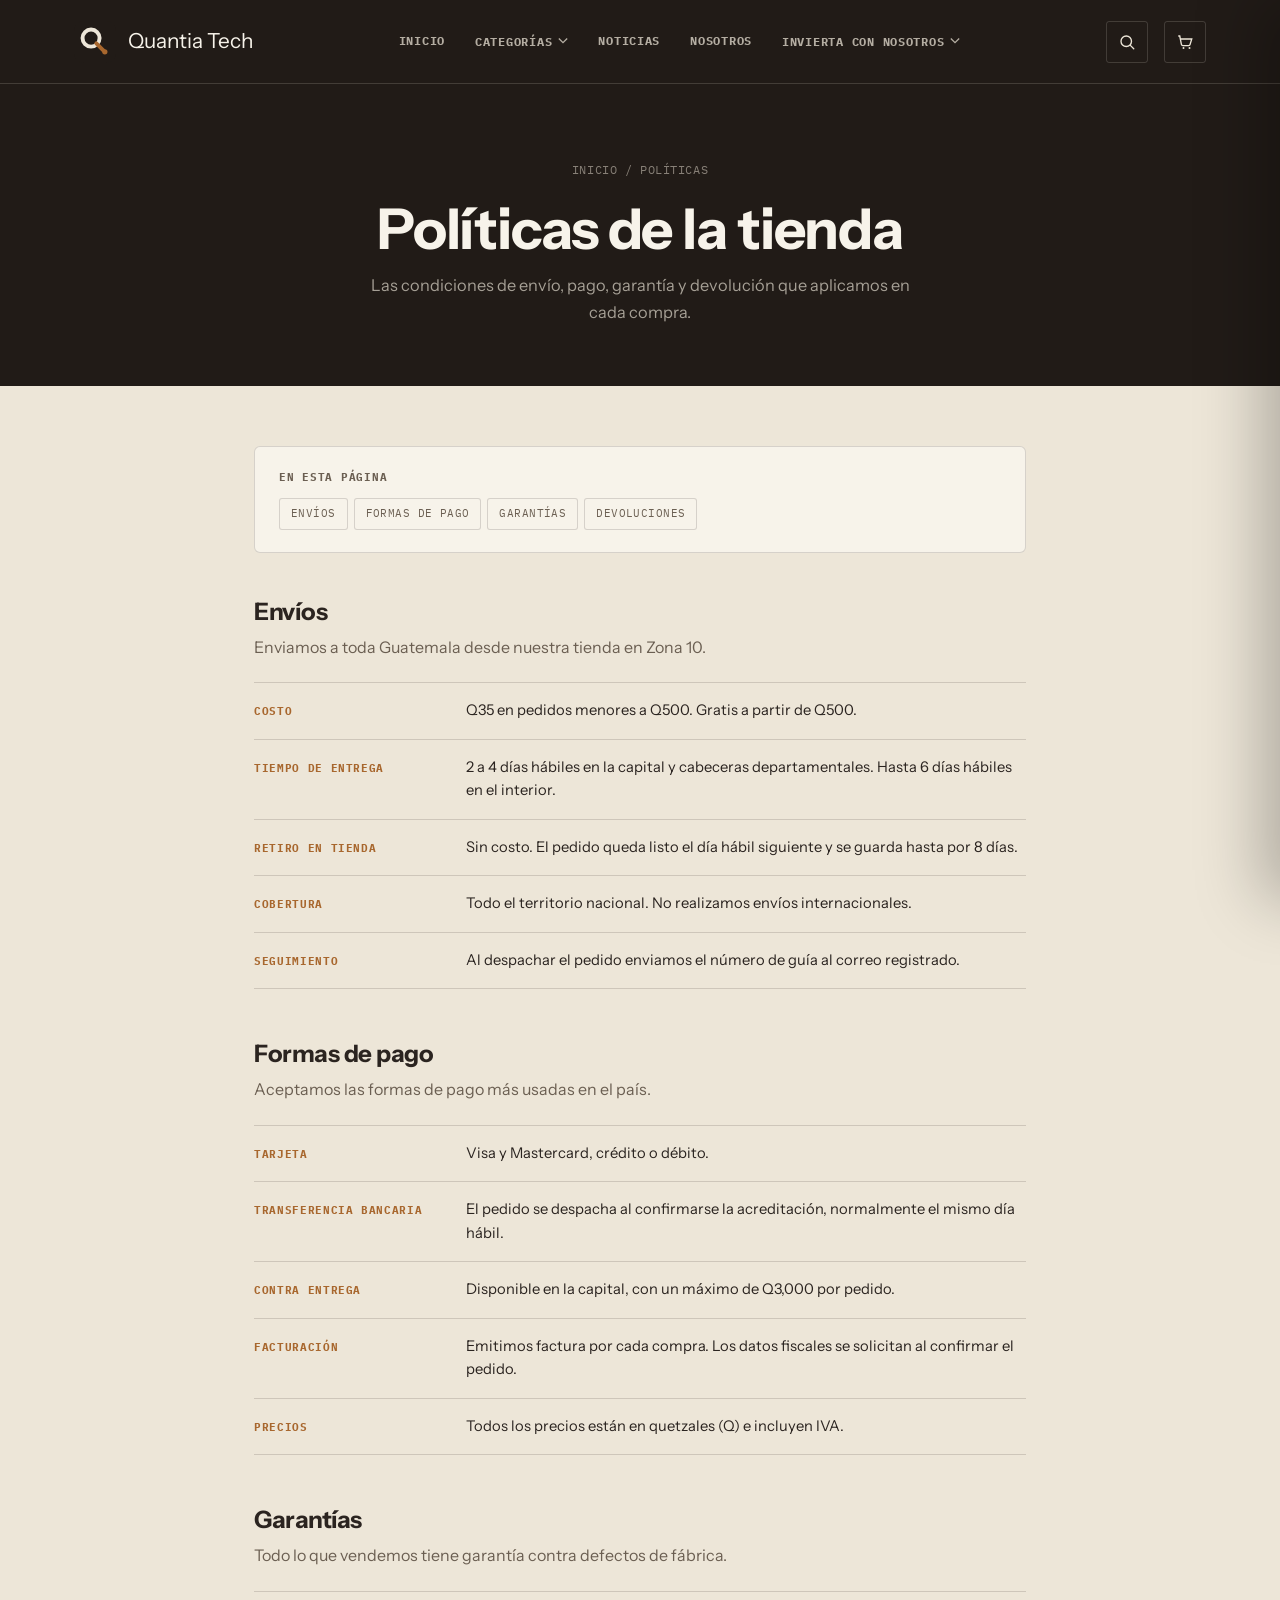
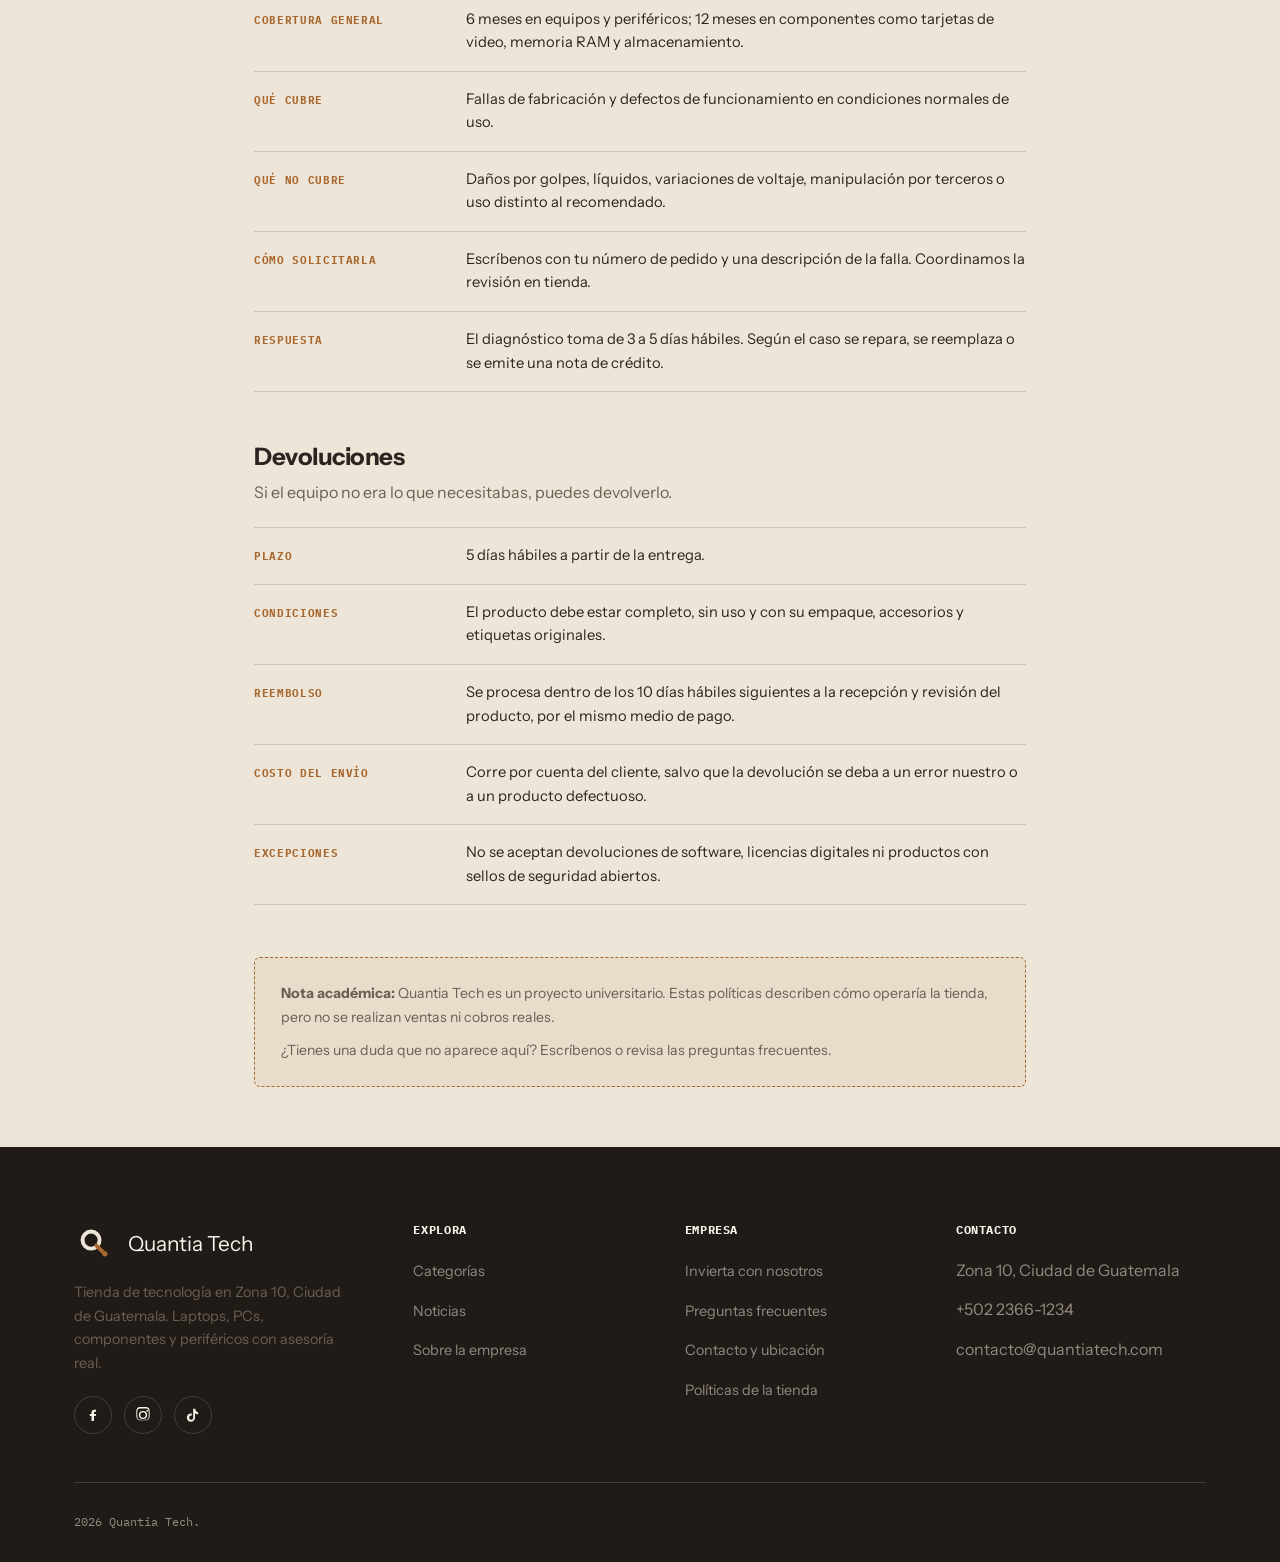
<file: politicas.html>
<!DOCTYPE html>
<html lang="es">
<head>
<meta charset="UTF-8">
<meta name="viewport" content="width=device-width, initial-scale=1.0">
<title>Políticas de la tienda | Quantia Tech</title>
<meta name="description" content="Políticas de envío, formas de pago, garantía y devoluciones de Quantia Tech.">
<link rel="canonical" href="https://maczethan-lang.github.io/quantia-tech/politicas.html">
<meta name="theme-color" content="#211b17">
<meta name="author" content="Ethan Macz">
<meta property="og:type" content="website">
<meta property="og:site_name" content="Quantia Tech">
<meta property="og:locale" content="es_GT">
<meta property="og:title" content="Políticas de la tienda | Quantia Tech">
<meta property="og:description" content="Políticas de envío, formas de pago, garantía y devoluciones de Quantia Tech.">
<meta property="og:url" content="https://maczethan-lang.github.io/quantia-tech/politicas.html">
<meta property="og:image" content="https://maczethan-lang.github.io/quantia-tech/assets/img/products/hero-banner.jpg">
<meta property="og:image:width" content="1023">
<meta property="og:image:height" content="509">
<meta property="og:image:alt" content="Espacio de trabajo con equipo de cómputo de Quantia Tech">
<meta name="twitter:card" content="summary_large_image">
<meta name="twitter:title" content="Políticas de la tienda | Quantia Tech">
<meta name="twitter:description" content="Políticas de envío, formas de pago, garantía y devoluciones de Quantia Tech.">
<meta name="twitter:image" content="https://maczethan-lang.github.io/quantia-tech/assets/img/products/hero-banner.jpg">
<link rel="icon" href="data:image/svg+xml,%3Csvg xmlns='http://www.w3.org/2000/svg' viewBox='0 0 64 64'%3E%3Crect width='64' height='64' rx='14' fill='%23211b17'/%3E%3Ccircle cx='26' cy='26' r='13' fill='none' stroke='%23ede6d8' stroke-width='6'/%3E%3Cline x1='34' y1='34' x2='45' y2='45' stroke='%23a8672e' stroke-width='6' stroke-linecap='round'/%3E%3Ccircle cx='47' cy='47' r='4' fill='%23a8672e'/%3E%3C/svg%3E">
<link rel="stylesheet" href="assets/css/styles.css?v=20260801">
</head>
<body>

<header class="site-header">
  <div class="container">
    <a href="index.html" class="brand">
      <svg class="brand-mark" viewBox="0 0 64 64" aria-hidden="true"><rect width="64" height="64" rx="14" fill="#211b17"/><circle cx="26" cy="26" r="13" fill="none" stroke="#ede6d8" stroke-width="6"/><line x1="34" y1="34" x2="45" y2="45" stroke="#a8672e" stroke-width="6" stroke-linecap="round"/><circle cx="47" cy="47" r="4" fill="#a8672e"/></svg>
      Quantia Tech
    </a>
    <nav class="nav-links" aria-label="Navegación principal">
      <a href="index.html">Inicio</a>
      <div class="nav-dropdown nav-megamenu">
        <button type="button" class="nav-dropdown-trigger" aria-expanded="false">
          Categorías
          <svg viewBox="0 0 12 8" fill="none" stroke="currentColor" stroke-width="1.6"><path d="M1 1l5 5 5-5"/></svg>
        </button>
        <div class="nav-dropdown-menu">
          <a href="tienda.html" class="megamenu-all">Ver todo el catálogo</a>
          <div class="megamenu-grid">
            <a href="tienda.html#cat-laptops">Laptops</a>
            <a href="tienda.html#cat-pc-gamer">PC Gamer</a>
            <a href="tienda.html#cat-pc-oficina">PC de Oficina</a>
            <a href="tienda.html#cat-monitores">Monitores</a>
            <a href="tienda.html#cat-teclados">Teclados</a>
            <a href="tienda.html#cat-mouse">Mouse</a>
            <a href="tienda.html#cat-tarjetas-video">Tarjetas de Video</a>
            <a href="tienda.html#cat-memoria-ram">Memoria RAM</a>
            <a href="tienda.html#cat-almacenamiento">Almacenamiento</a>
            <a href="tienda.html#cat-audifonos">Audífonos</a>
          </div>
        </div>
      </div>
      <a href="noticias.html">Noticias</a>
      <a href="nosotros.html">Nosotros</a>
      <div class="nav-dropdown">
        <button type="button" class="nav-dropdown-trigger" aria-expanded="false">
          Invierta con Nosotros
          <svg viewBox="0 0 12 8" fill="none" stroke="currentColor" stroke-width="1.6"><path d="M1 1l5 5 5-5"/></svg>
        </button>
        <div class="nav-dropdown-menu">
          <a href="invierte.html">Invierta con Nosotros</a>
          <a href="faq.html">Preguntas Frecuentes</a>
          <a href="contacto.html">Contacto y Ubicación</a>
          <a href="politicas.html">Políticas de la tienda</a>
        </div>
      </div>
    </nav>
    <div class="header-actions">
      <button type="button" class="search-btn" data-search-open aria-label="Buscar productos">
        <svg viewBox="0 0 24 24" fill="none" stroke="currentColor" stroke-width="1.8"><circle cx="11" cy="11" r="7"/><line x1="16.5" y1="16.5" x2="21" y2="21" stroke-linecap="round"/></svg>
      </button>
      <button type="button" class="cart-btn" data-cart-open aria-label="Abrir carrito de compras">
        <svg viewBox="0 0 24 24" fill="none" stroke="currentColor" stroke-width="1.8"><path d="M3 4h2l2.2 11.2a2 2 0 0 0 2 1.6h7.6a2 2 0 0 0 2-1.6L21 8H6.2"/><circle cx="10" cy="20" r="1.3" fill="currentColor" stroke="none"/><circle cx="18" cy="20" r="1.3" fill="currentColor" stroke="none"/></svg>
        <span class="cart-badge" data-count="0">0</span>
      </button>
      <button type="button" class="nav-toggle" aria-label="Abrir menú" aria-expanded="false">☰</button>
    </div>
  </div>
</header>

<main>

  <section class="page-hero">
    <div class="container">
      <div class="breadcrumb"><a href="index.html">Inicio</a> / Políticas</div>
      <h1>Políticas de la tienda</h1>
      <p>Las condiciones de envío, pago, garantía y devolución que aplicamos en cada compra.</p>
    </div>
  </section>

  <section class="section-tight">
    <div class="container container-narrow">

      <nav class="policy-index" aria-label="Secciones de políticas">
        <p class="policy-index-title">En esta página</p>
        <div class="filter-chips">
        <a href="#envios" class="chip chip-sm">Envíos</a>
        <a href="#pagos" class="chip chip-sm">Formas de pago</a>
        <a href="#garantias" class="chip chip-sm">Garantías</a>
        <a href="#devoluciones" class="chip chip-sm">Devoluciones</a>
        </div>
      </nav>

      <article class="policy-block reveal" id="envios">
        <h2>Envíos</h2>
        <p class="policy-intro">Enviamos a toda Guatemala desde nuestra tienda en Zona 10.</p>
        <dl class="policy-list">
          <div class="policy-row">
            <dt>Costo</dt>
            <dd>Q35 en pedidos menores a Q500. Gratis a partir de Q500.</dd>
          </div>
          <div class="policy-row">
            <dt>Tiempo de entrega</dt>
            <dd>2 a 4 días hábiles en la capital y cabeceras departamentales. Hasta 6 días hábiles en el interior.</dd>
          </div>
          <div class="policy-row">
            <dt>Retiro en tienda</dt>
            <dd>Sin costo. El pedido queda listo el día hábil siguiente y se guarda hasta por 8 días.</dd>
          </div>
          <div class="policy-row">
            <dt>Cobertura</dt>
            <dd>Todo el territorio nacional. No realizamos envíos internacionales.</dd>
          </div>
          <div class="policy-row">
            <dt>Seguimiento</dt>
            <dd>Al despachar el pedido enviamos el número de guía al correo registrado.</dd>
          </div>
        </dl>
      </article>

      <article class="policy-block reveal" id="pagos">
        <h2>Formas de pago</h2>
        <p class="policy-intro">Aceptamos las formas de pago más usadas en el país.</p>
        <dl class="policy-list">
          <div class="policy-row">
            <dt>Tarjeta</dt>
            <dd>Visa y Mastercard, crédito o débito.</dd>
          </div>
          <div class="policy-row">
            <dt>Transferencia bancaria</dt>
            <dd>El pedido se despacha al confirmarse la acreditación, normalmente el mismo día hábil.</dd>
          </div>
          <div class="policy-row">
            <dt>Contra entrega</dt>
            <dd>Disponible en la capital, con un máximo de Q3,000 por pedido.</dd>
          </div>
          <div class="policy-row">
            <dt>Facturación</dt>
            <dd>Emitimos factura por cada compra. Los datos fiscales se solicitan al confirmar el pedido.</dd>
          </div>
          <div class="policy-row">
            <dt>Precios</dt>
            <dd>Todos los precios están en quetzales (Q) e incluyen IVA.</dd>
          </div>
        </dl>
      </article>

      <article class="policy-block reveal" id="garantias">
        <h2>Garantías</h2>
        <p class="policy-intro">Todo lo que vendemos tiene garantía contra defectos de fábrica.</p>
        <dl class="policy-list">
          <div class="policy-row">
            <dt>Cobertura general</dt>
            <dd>6 meses en equipos y periféricos; 12 meses en componentes como tarjetas de video, memoria RAM y almacenamiento.</dd>
          </div>
          <div class="policy-row">
            <dt>Qué cubre</dt>
            <dd>Fallas de fabricación y defectos de funcionamiento en condiciones normales de uso.</dd>
          </div>
          <div class="policy-row">
            <dt>Qué no cubre</dt>
            <dd>Daños por golpes, líquidos, variaciones de voltaje, manipulación por terceros o uso distinto al recomendado.</dd>
          </div>
          <div class="policy-row">
            <dt>Cómo solicitarla</dt>
            <dd>Escríbenos con tu número de pedido y una descripción de la falla. Coordinamos la revisión en tienda.</dd>
          </div>
          <div class="policy-row">
            <dt>Respuesta</dt>
            <dd>El diagnóstico toma de 3 a 5 días hábiles. Según el caso se repara, se reemplaza o se emite una nota de crédito.</dd>
          </div>
        </dl>
      </article>

      <article class="policy-block reveal" id="devoluciones">
        <h2>Devoluciones</h2>
        <p class="policy-intro">Si el equipo no era lo que necesitabas, puedes devolverlo.</p>
        <dl class="policy-list">
          <div class="policy-row">
            <dt>Plazo</dt>
            <dd>5 días hábiles a partir de la entrega.</dd>
          </div>
          <div class="policy-row">
            <dt>Condiciones</dt>
            <dd>El producto debe estar completo, sin uso y con su empaque, accesorios y etiquetas originales.</dd>
          </div>
          <div class="policy-row">
            <dt>Reembolso</dt>
            <dd>Se procesa dentro de los 10 días hábiles siguientes a la recepción y revisión del producto, por el mismo medio de pago.</dd>
          </div>
          <div class="policy-row">
            <dt>Costo del envío</dt>
            <dd>Corre por cuenta del cliente, salvo que la devolución se deba a un error nuestro o a un producto defectuoso.</dd>
          </div>
          <div class="policy-row">
            <dt>Excepciones</dt>
            <dd>No se aceptan devoluciones de software, licencias digitales ni productos con sellos de seguridad abiertos.</dd>
          </div>
        </dl>
      </article>

      <div class="policy-note reveal">
        <p><strong>Nota académica:</strong> Quantia Tech es un proyecto universitario. Estas políticas describen cómo operaría la tienda, pero no se realizan ventas ni cobros reales.</p>
        <p>¿Tienes una duda que no aparece aquí? <a href="contacto.html">Escríbenos</a> o revisa las <a href="faq.html">preguntas frecuentes</a>.</p>
      </div>

    </div>
  </section>

</main>

<footer class="site-footer">
  <div class="container">
    <div class="footer-grid">
      <div class="footer-brand">
        <div class="brand">
          <svg class="brand-mark" viewBox="0 0 64 64" aria-hidden="true"><rect width="64" height="64" rx="14" fill="#211b17"/><circle cx="26" cy="26" r="13" fill="none" stroke="#ede6d8" stroke-width="6"/><line x1="34" y1="34" x2="45" y2="45" stroke="#a8672e" stroke-width="6" stroke-linecap="round"/><circle cx="47" cy="47" r="4" fill="#a8672e"/></svg>
          Quantia Tech
        </div>
        <p>Tienda de tecnología en Zona 10, Ciudad de Guatemala. Laptops, PCs, componentes y periféricos con asesoría real.</p>
        <div class="social-row">
          <span class="social-btn" aria-label="Facebook" title="Facebook (próximamente)">
            <svg viewBox="0 0 24 24"><path d="M13.5 21v-7.6h2.6l.4-3H13.5V8.4c0-.87.24-1.46 1.5-1.46h1.6V4.28C16.3 4.2 15.24 4.1 14 4.1c-2.5 0-4.2 1.53-4.2 4.33v2H7.2v3h2.6V21h3.7z"/></svg>
          </span>
          <span class="social-btn" aria-label="Instagram" title="Instagram (próximamente)">
            <svg viewBox="0 0 24 24"><path d="M12 2.2c2.7 0 3 0 4.1.06 1.05.05 1.6.22 2 .37.5.2.86.42 1.24.8.38.38.6.74.8 1.24.15.4.32.95.37 2 .06 1.1.06 1.4.06 4.1s0 3-.06 4.1c-.05 1.05-.22 1.6-.37 2-.2.5-.42.86-.8 1.24-.38.38-.74.6-1.24.8-.4.15-.95.32-2 .37-1.1.06-1.4.06-4.1.06s-3 0-4.1-.06c-1.05-.05-1.6-.22-2-.37-.5-.2-.86-.42-1.24-.8-.38-.38-.6-.74-.8-1.24-.15-.4-.32-.95-.37-2-.06-1.1-.06-1.4-.06-4.1s0-3 .06-4.1c.05-1.05.22-1.6.37-2 .2-.5.42-.86.8-1.24.38-.38.74-.6 1.24-.8.4-.15.95-.32 2-.37 1.1-.06 1.4-.06 4.1-.06M12 0C9.28 0 8.94 0 7.87.07c-1.07.05-1.8.22-2.43.47-.66.26-1.22.6-1.78 1.16C3.1 2.26 2.76 2.82 2.5 3.48c-.25.63-.42 1.36-.47 2.43C2 6.94 2 7.28 2 10s0 3.06.07 4.13c.05 1.06.22 1.8.47 2.43.26.66.6 1.22 1.16 1.78.56.56 1.12.9 1.78 1.16.63.25 1.36.42 2.43.47C8.94 20 9.28 20 12 20s3.06 0 4.13-.07c1.06-.05 1.8-.22 2.43-.47.66-.26 1.22-.6 1.78-1.16.56-.56.9-1.12 1.16-1.78.25-.63.42-1.36.47-2.43.06-1.07.06-1.41.06-4.13s0-3.06-.06-4.13c-.05-1.06-.22-1.8-.47-2.43-.26-.66-.6-1.22-1.16-1.78-.56-.56-1.12-.9-1.78-1.16-.63-.25-1.37-.42-2.43-.47C15.06.02 14.72 0 12 0z"/><path d="M12 5.84A6.16 6.16 0 1 0 18.16 12 6.16 6.16 0 0 0 12 5.84zm0 10.16A4 4 0 1 1 16 12a4 4 0 0 1-4 4zM18.4 4.36a1.44 1.44 0 1 0 1.44 1.44 1.44 1.44 0 0 0-1.44-1.44z"/></svg>
          </span>
          <span class="social-btn" aria-label="TikTok" title="TikTok (próximamente)">
            <svg viewBox="0 0 24 24"><path d="M16.6 5.82c-.83-.9-1.29-2.07-1.29-3.32h-3.03v13.44a3.05 3.05 0 1 1-2.17-2.92V9.9a6.17 6.17 0 0 0-.86-.06A6.13 6.13 0 1 0 15 15.94V9.4a8.16 8.16 0 0 0 4.77 1.52V7.9a4.85 4.85 0 0 1-3.17-2.08z"/></svg>
          </span>
        </div>
      </div>
      <div class="footer-col">
        <h4>Explora</h4>
        <ul>
          <li><a href="tienda.html">Categorías</a></li>
          <li><a href="noticias.html">Noticias</a></li>
          <li><a href="nosotros.html">Sobre la empresa</a></li>
        </ul>
      </div>
      <div class="footer-col">
        <h4>Empresa</h4>
        <ul>
          <li><a href="invierte.html">Invierta con nosotros</a></li>
          <li><a href="faq.html">Preguntas frecuentes</a></li>
          <li><a href="contacto.html">Contacto y ubicación</a></li>
          <li><a href="politicas.html">Políticas de la tienda</a></li>
        </ul>
      </div>
      <div class="footer-col">
        <h4>Contacto</h4>
        <ul>
          <li>Zona 10, Ciudad de Guatemala</li>
          <li>+502 2366-1234</li>
          <li>contacto@quantiatech.com</li>
        </ul>
      </div>
    </div>
    <div class="footer-bottom">
      <span><span data-year></span> Quantia Tech.</span>
    </div>
  </div>
</footer>

<div class="cart-overlay"></div>
<div class="cart-drawer" aria-label="Carrito de compras">
  <div class="cart-drawer-head">
    <h3>Tu carrito</h3>
    <button type="button" class="cart-close-btn" aria-label="Cerrar carrito">✕</button>
  </div>
  <div class="cart-items"></div>
  <div class="cart-drawer-foot">
    <div class="cart-summary" data-cart-summary></div>
    <button type="button" class="btn btn-primary btn-block cart-pay-btn" disabled>Pagar</button>
    <p class="cart-note">Compra simulada con fines académicos. No se procesan pagos reales.</p>
  </div>
</div>

<div class="modal-overlay">
  <div class="modal-box">
    <div class="modal-icon">✓</div>
    <h3>¡Pedido simulado exitoso!</h3>
    <div class="modal-order-id">Pedido #000000</div>
    <p>Total a pagar: <strong class="modal-total-value">Q0.00</strong></p>
    <div class="academic-disclaimer">Este es un proyecto académico de la Universidad Galileo. No se realizó ningún cobro ni transacción real.</div>
    <div style="display:flex; gap:12px;">
      <button type="button" class="btn btn-outline btn-block modal-close-btn">Cerrar</button>
      <button type="button" class="btn btn-primary btn-block modal-confirm-btn">Confirmar</button>
    </div>
  </div>
</div>

<script defer src="assets/js/main.js?v=20260801"></script>
<script defer src="assets/js/products-data.js?v=20260801"></script>
<script defer src="assets/js/search.js?v=20260801"></script>
</body>
</html>
</file>
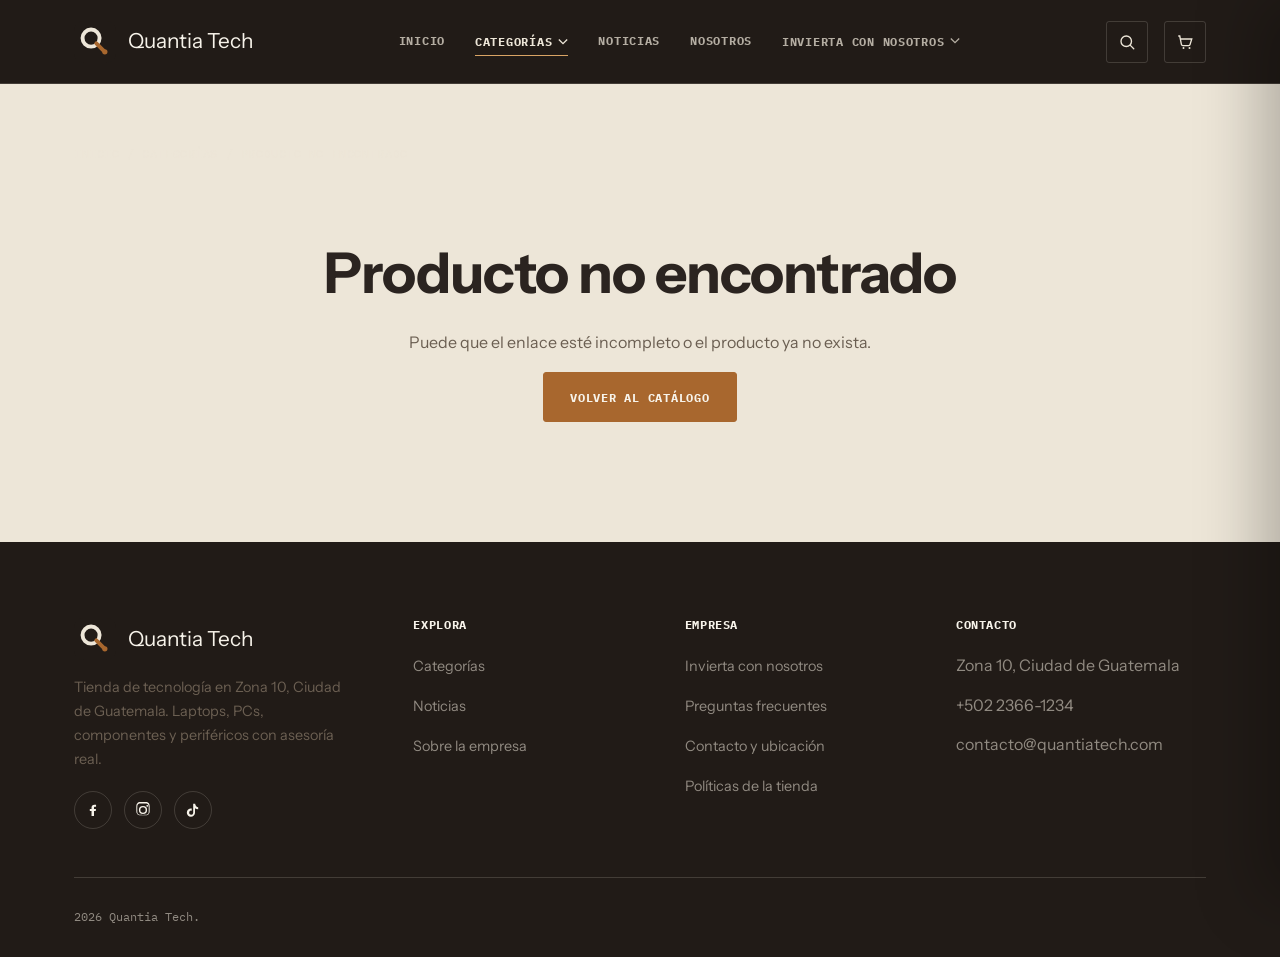
<file: producto.html>
<!DOCTYPE html>
<html lang="es">
<head>
<meta charset="UTF-8">
<meta name="viewport" content="width=device-width, initial-scale=1.0">
<title data-title-tag>Producto | Quantia Tech</title>
<meta name="description" content="Ficha de producto de Quantia Tech: especificaciones, precio y disponibilidad.">
<link rel="canonical" href="https://maczethan-lang.github.io/quantia-tech/producto.html">
<meta name="theme-color" content="#211b17">
<meta name="author" content="Ethan Macz">
<meta property="og:type" content="website">
<meta property="og:site_name" content="Quantia Tech">
<meta property="og:locale" content="es_GT">
<meta property="og:title" content="Producto | Quantia Tech">
<meta property="og:description" content="Ficha de producto de Quantia Tech: especificaciones, precio y disponibilidad.">
<meta property="og:url" content="https://maczethan-lang.github.io/quantia-tech/producto.html">
<meta property="og:image" content="https://maczethan-lang.github.io/quantia-tech/assets/img/products/hero-banner.jpg">
<meta property="og:image:width" content="1023">
<meta property="og:image:height" content="509">
<meta property="og:image:alt" content="Espacio de trabajo con equipo de cómputo de Quantia Tech">
<meta name="twitter:card" content="summary_large_image">
<meta name="twitter:title" content="Producto | Quantia Tech">
<meta name="twitter:description" content="Ficha de producto de Quantia Tech: especificaciones, precio y disponibilidad.">
<meta name="twitter:image" content="https://maczethan-lang.github.io/quantia-tech/assets/img/products/hero-banner.jpg">
<link rel="icon" href="data:image/svg+xml,%3Csvg xmlns='http://www.w3.org/2000/svg' viewBox='0 0 64 64'%3E%3Crect width='64' height='64' rx='14' fill='%23211b17'/%3E%3Ccircle cx='26' cy='26' r='13' fill='none' stroke='%23ede6d8' stroke-width='6'/%3E%3Cline x1='34' y1='34' x2='45' y2='45' stroke='%23a8672e' stroke-width='6' stroke-linecap='round'/%3E%3Ccircle cx='47' cy='47' r='4' fill='%23a8672e'/%3E%3C/svg%3E">
<link rel="stylesheet" href="assets/css/styles.css?v=20260801">
</head>
<body>

<header class="site-header">
  <div class="container">
    <a href="index.html" class="brand">
      <svg class="brand-mark" viewBox="0 0 64 64" aria-hidden="true"><rect width="64" height="64" rx="14" fill="#211b17"/><circle cx="26" cy="26" r="13" fill="none" stroke="#ede6d8" stroke-width="6"/><line x1="34" y1="34" x2="45" y2="45" stroke="#a8672e" stroke-width="6" stroke-linecap="round"/><circle cx="47" cy="47" r="4" fill="#a8672e"/></svg>
      Quantia Tech
    </a>
    <nav class="nav-links" aria-label="Navegación principal">
      <a href="index.html">Inicio</a>
      <div class="nav-dropdown nav-megamenu">
        <button type="button" class="nav-dropdown-trigger active" aria-expanded="false">
          Categorías
          <svg viewBox="0 0 12 8" fill="none" stroke="currentColor" stroke-width="1.6"><path d="M1 1l5 5 5-5"/></svg>
        </button>
        <div class="nav-dropdown-menu">
          <a href="tienda.html" class="megamenu-all">Ver todo el catálogo</a>
          <div class="megamenu-grid">
            <a href="tienda.html#cat-laptops">Laptops</a>
            <a href="tienda.html#cat-pc-gamer">PC Gamer</a>
            <a href="tienda.html#cat-pc-oficina">PC de Oficina</a>
            <a href="tienda.html#cat-monitores">Monitores</a>
            <a href="tienda.html#cat-teclados">Teclados</a>
            <a href="tienda.html#cat-mouse">Mouse</a>
            <a href="tienda.html#cat-tarjetas-video">Tarjetas de Video</a>
            <a href="tienda.html#cat-memoria-ram">Memoria RAM</a>
            <a href="tienda.html#cat-almacenamiento">Almacenamiento</a>
            <a href="tienda.html#cat-audifonos">Audífonos</a>
          </div>
        </div>
      </div>
      <a href="noticias.html">Noticias</a>
      <a href="nosotros.html">Nosotros</a>
      <div class="nav-dropdown">
        <button type="button" class="nav-dropdown-trigger" aria-expanded="false">
          Invierta con Nosotros
          <svg viewBox="0 0 12 8" fill="none" stroke="currentColor" stroke-width="1.6"><path d="M1 1l5 5 5-5"/></svg>
        </button>
        <div class="nav-dropdown-menu">
          <a href="invierte.html">Invierta con Nosotros</a>
          <a href="faq.html">Preguntas Frecuentes</a>
          <a href="contacto.html">Contacto y Ubicación</a>
          <a href="politicas.html">Políticas de la tienda</a>
        </div>
      </div>
    </nav>
    <div class="header-actions">
      <button type="button" class="search-btn" data-search-open aria-label="Buscar productos">
        <svg viewBox="0 0 24 24" fill="none" stroke="currentColor" stroke-width="1.8"><circle cx="11" cy="11" r="7"/><line x1="16.5" y1="16.5" x2="21" y2="21" stroke-linecap="round"/></svg>
      </button>
      <button type="button" class="cart-btn" data-cart-open aria-label="Abrir carrito de compras">
        <svg viewBox="0 0 24 24" fill="none" stroke="currentColor" stroke-width="1.8"><path d="M3 4h2l2.2 11.2a2 2 0 0 0 2 1.6h7.6a2 2 0 0 0 2-1.6L21 8H6.2"/><circle cx="10" cy="20" r="1.3" fill="currentColor" stroke="none"/><circle cx="18" cy="20" r="1.3" fill="currentColor" stroke="none"/></svg>
        <span class="cart-badge" data-count="0">0</span>
      </button>
      <button type="button" class="nav-toggle" aria-label="Abrir menú" aria-expanded="false">☰</button>
    </div>
  </div>
</header>

<main>

  <section class="section-tight">
    <div class="container">
      <div class="breadcrumb" data-product-breadcrumb><a href="index.html">Inicio</a> / <a href="tienda.html">Categorías</a></div>
      <div data-product-detail>
        <p>Cargando producto…</p>
      </div>
    </div>
  </section>

  <section class="section-tight" data-related-section style="display:none;">
    <div class="container">
      <div class="section-head reveal">
        <span class="tag">También te puede interesar</span>
        <h2>Más de esta categoría</h2>
      </div>
      <div class="grid grid-4" data-related-products></div>
    </div>
  </section>

</main>

<footer class="site-footer">
  <div class="container">
    <div class="footer-grid">
      <div class="footer-brand">
        <div class="brand">
          <svg class="brand-mark" viewBox="0 0 64 64" aria-hidden="true"><rect width="64" height="64" rx="14" fill="#211b17"/><circle cx="26" cy="26" r="13" fill="none" stroke="#ede6d8" stroke-width="6"/><line x1="34" y1="34" x2="45" y2="45" stroke="#a8672e" stroke-width="6" stroke-linecap="round"/><circle cx="47" cy="47" r="4" fill="#a8672e"/></svg>
          Quantia Tech
        </div>
        <p>Tienda de tecnología en Zona 10, Ciudad de Guatemala. Laptops, PCs, componentes y periféricos con asesoría real.</p>
        <div class="social-row">
          <span class="social-btn" aria-label="Facebook" title="Facebook (próximamente)">
            <svg viewBox="0 0 24 24"><path d="M13.5 21v-7.6h2.6l.4-3H13.5V8.4c0-.87.24-1.46 1.5-1.46h1.6V4.28C16.3 4.2 15.24 4.1 14 4.1c-2.5 0-4.2 1.53-4.2 4.33v2H7.2v3h2.6V21h3.7z"/></svg>
          </span>
          <span class="social-btn" aria-label="Instagram" title="Instagram (próximamente)">
            <svg viewBox="0 0 24 24"><path d="M12 2.2c2.7 0 3 0 4.1.06 1.05.05 1.6.22 2 .37.5.2.86.42 1.24.8.38.38.6.74.8 1.24.15.4.32.95.37 2 .06 1.1.06 1.4.06 4.1s0 3-.06 4.1c-.05 1.05-.22 1.6-.37 2-.2.5-.42.86-.8 1.24-.38.38-.74.6-1.24.8-.4.15-.95.32-2 .37-1.1.06-1.4.06-4.1.06s-3 0-4.1-.06c-1.05-.05-1.6-.22-2-.37-.5-.2-.86-.42-1.24-.8-.38-.38-.6-.74-.8-1.24-.15-.4-.32-.95-.37-2-.06-1.1-.06-1.4-.06-4.1s0-3 .06-4.1c.05-1.05.22-1.6.37-2 .2-.5.42-.86.8-1.24.38-.38.74-.6 1.24-.8.4-.15.95-.32 2-.37 1.1-.06 1.4-.06 4.1-.06M12 0C9.28 0 8.94 0 7.87.07c-1.07.05-1.8.22-2.43.47-.66.26-1.22.6-1.78 1.16C3.1 2.26 2.76 2.82 2.5 3.48c-.25.63-.42 1.36-.47 2.43C2 6.94 2 7.28 2 10s0 3.06.07 4.13c.05 1.06.22 1.8.47 2.43.26.66.6 1.22 1.16 1.78.56.56 1.12.9 1.78 1.16.63.25 1.36.42 2.43.47C8.94 20 9.28 20 12 20s3.06 0 4.13-.07c1.06-.05 1.8-.22 2.43-.47.66-.26 1.22-.6 1.78-1.16.56-.56.9-1.12 1.16-1.78.25-.63.42-1.36.47-2.43.06-1.07.06-1.41.06-4.13s0-3.06-.06-4.13c-.05-1.06-.22-1.8-.47-2.43-.26-.66-.6-1.22-1.16-1.78-.56-.56-1.12-.9-1.78-1.16-.63-.25-1.37-.42-2.43-.47C15.06.02 14.72 0 12 0z"/><path d="M12 5.84A6.16 6.16 0 1 0 18.16 12 6.16 6.16 0 0 0 12 5.84zm0 10.16A4 4 0 1 1 16 12a4 4 0 0 1-4 4zM18.4 4.36a1.44 1.44 0 1 0 1.44 1.44 1.44 1.44 0 0 0-1.44-1.44z"/></svg>
          </span>
          <span class="social-btn" aria-label="TikTok" title="TikTok (próximamente)">
            <svg viewBox="0 0 24 24"><path d="M16.6 5.82c-.83-.9-1.29-2.07-1.29-3.32h-3.03v13.44a3.05 3.05 0 1 1-2.17-2.92V9.9a6.17 6.17 0 0 0-.86-.06A6.13 6.13 0 1 0 15 15.94V9.4a8.16 8.16 0 0 0 4.77 1.52V7.9a4.85 4.85 0 0 1-3.17-2.08z"/></svg>
          </span>
        </div>
      </div>
      <div class="footer-col">
        <h4>Explora</h4>
        <ul>
          <li><a href="tienda.html">Categorías</a></li>
          <li><a href="noticias.html">Noticias</a></li>
          <li><a href="nosotros.html">Sobre la empresa</a></li>
        </ul>
      </div>
      <div class="footer-col">
        <h4>Empresa</h4>
        <ul>
          <li><a href="invierte.html">Invierta con nosotros</a></li>
          <li><a href="faq.html">Preguntas frecuentes</a></li>
          <li><a href="contacto.html">Contacto y ubicación</a></li>
          <li><a href="politicas.html">Políticas de la tienda</a></li>
        </ul>
      </div>
      <div class="footer-col">
        <h4>Contacto</h4>
        <ul>
          <li>Zona 10, Ciudad de Guatemala</li>
          <li>+502 2366-1234</li>
          <li>contacto@quantiatech.com</li>
        </ul>
      </div>
    </div>
    <div class="footer-bottom">
      <span><span data-year></span> Quantia Tech.</span>
    </div>
  </div>
</footer>

<div class="cart-overlay"></div>
<div class="cart-drawer" aria-label="Carrito de compras">
  <div class="cart-drawer-head">
    <h3>Tu carrito</h3>
    <button type="button" class="cart-close-btn" aria-label="Cerrar carrito">✕</button>
  </div>
  <div class="cart-items"></div>
  <div class="cart-drawer-foot">
    <div class="cart-summary" data-cart-summary></div>
    <button type="button" class="btn btn-primary btn-block cart-pay-btn" disabled>Pagar</button>
    <p class="cart-note">Compra simulada con fines académicos. No se procesan pagos reales.</p>
  </div>
</div>

<div class="modal-overlay">
  <div class="modal-box">
    <div class="modal-icon">✓</div>
    <h3>¡Pedido simulado exitoso!</h3>
    <div class="modal-order-id">Pedido #000000</div>
    <p>Total a pagar: <strong class="modal-total-value">Q0.00</strong></p>
    <div class="academic-disclaimer">Este es un proyecto académico de la Universidad Galileo. No se realizó ningún cobro ni transacción real.</div>
    <div style="display:flex; gap:12px;">
      <button type="button" class="btn btn-outline btn-block modal-close-btn">Cerrar</button>
      <button type="button" class="btn btn-primary btn-block modal-confirm-btn">Confirmar</button>
    </div>
  </div>
</div>

<script defer src="assets/js/main.js?v=20260801"></script>
<script defer src="assets/js/products-data.js?v=20260801"></script>
<script defer src="assets/js/search.js?v=20260801"></script>
<script defer src="assets/js/producto.js?v=20260801"></script>
</body>
</html>
</file>
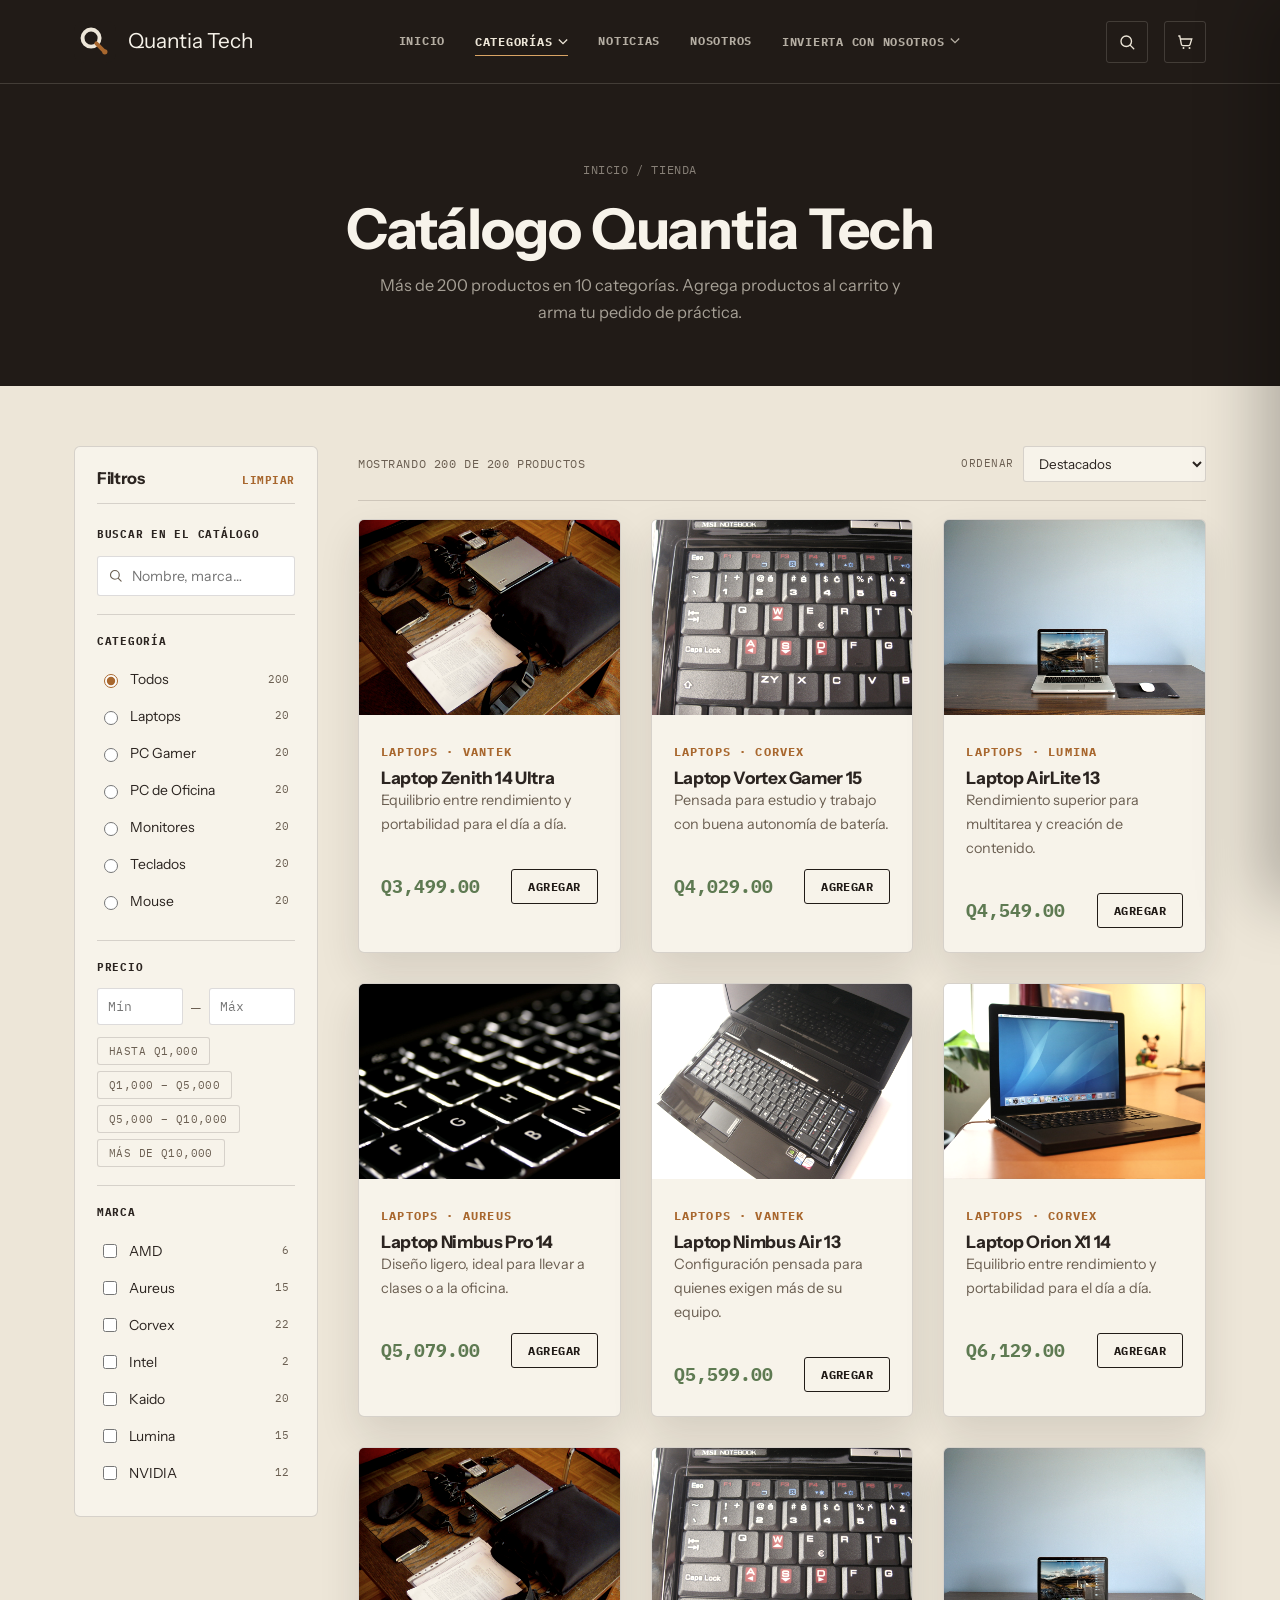
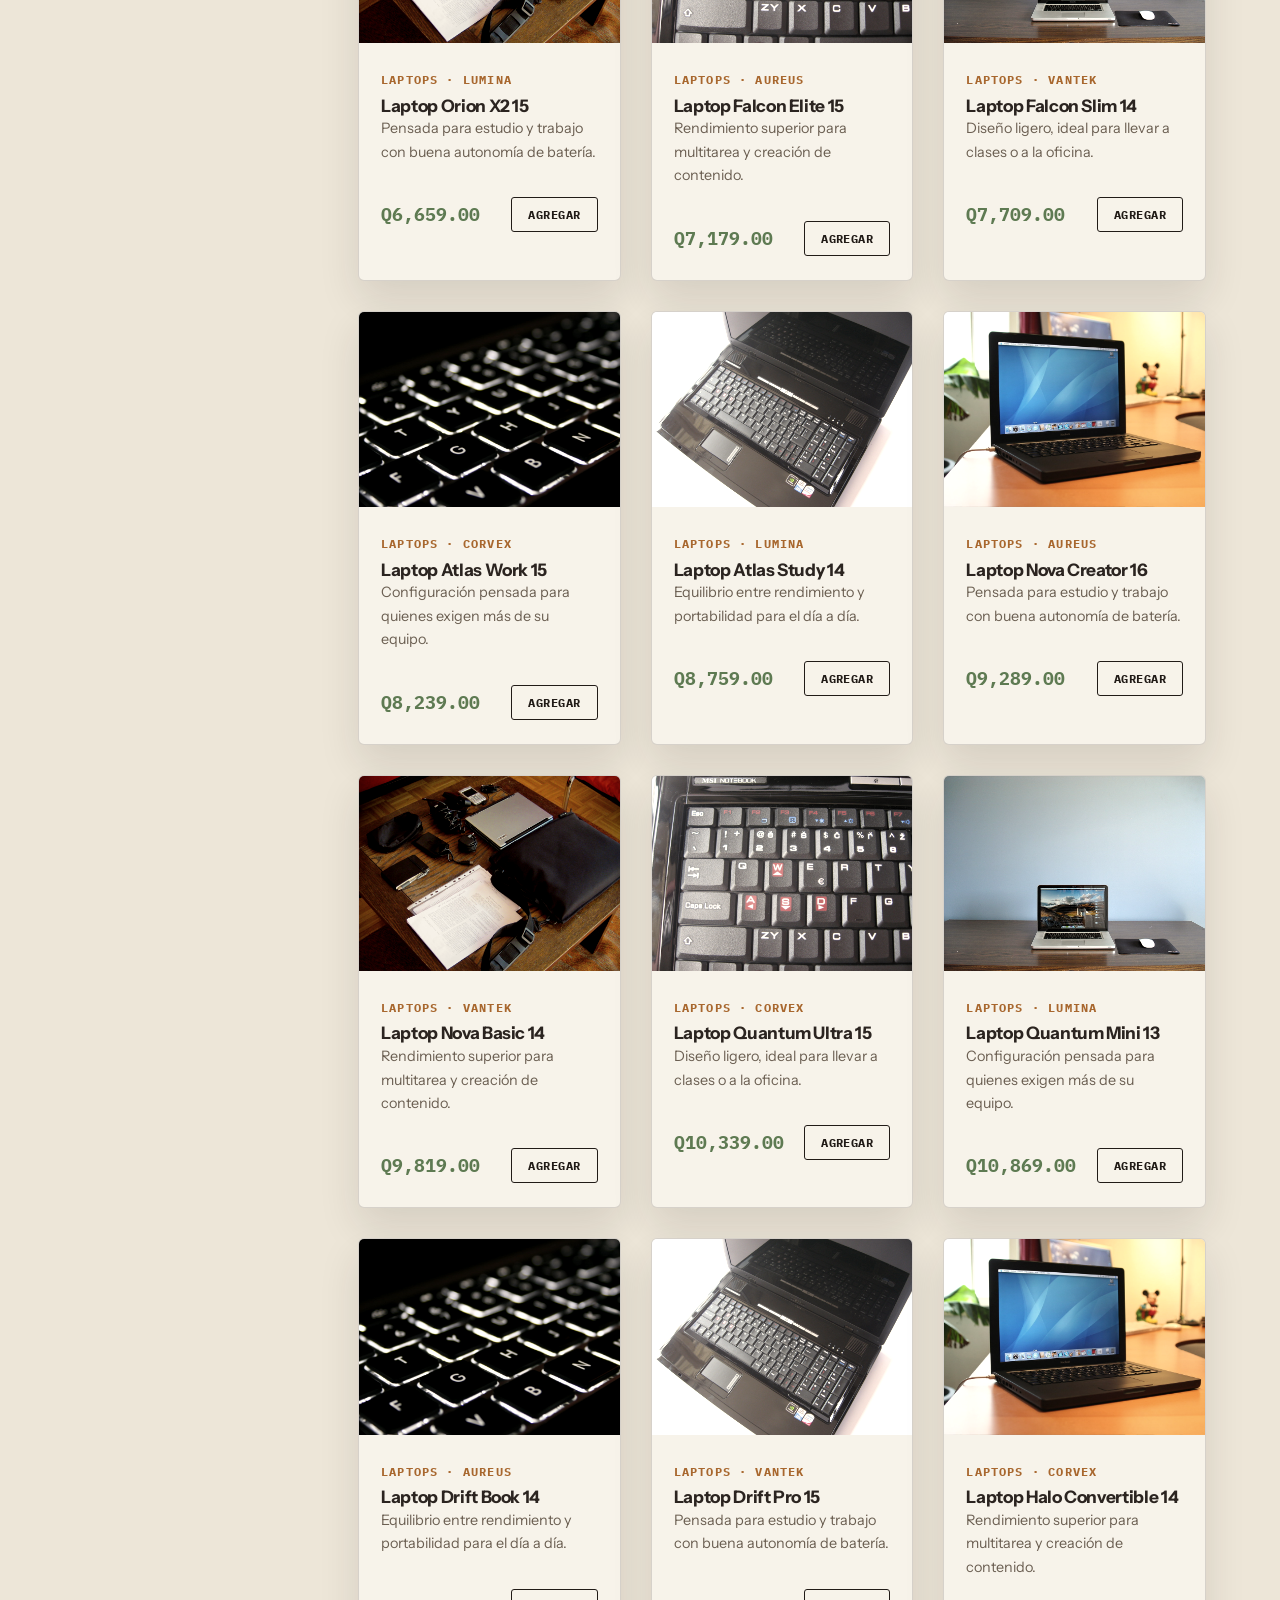
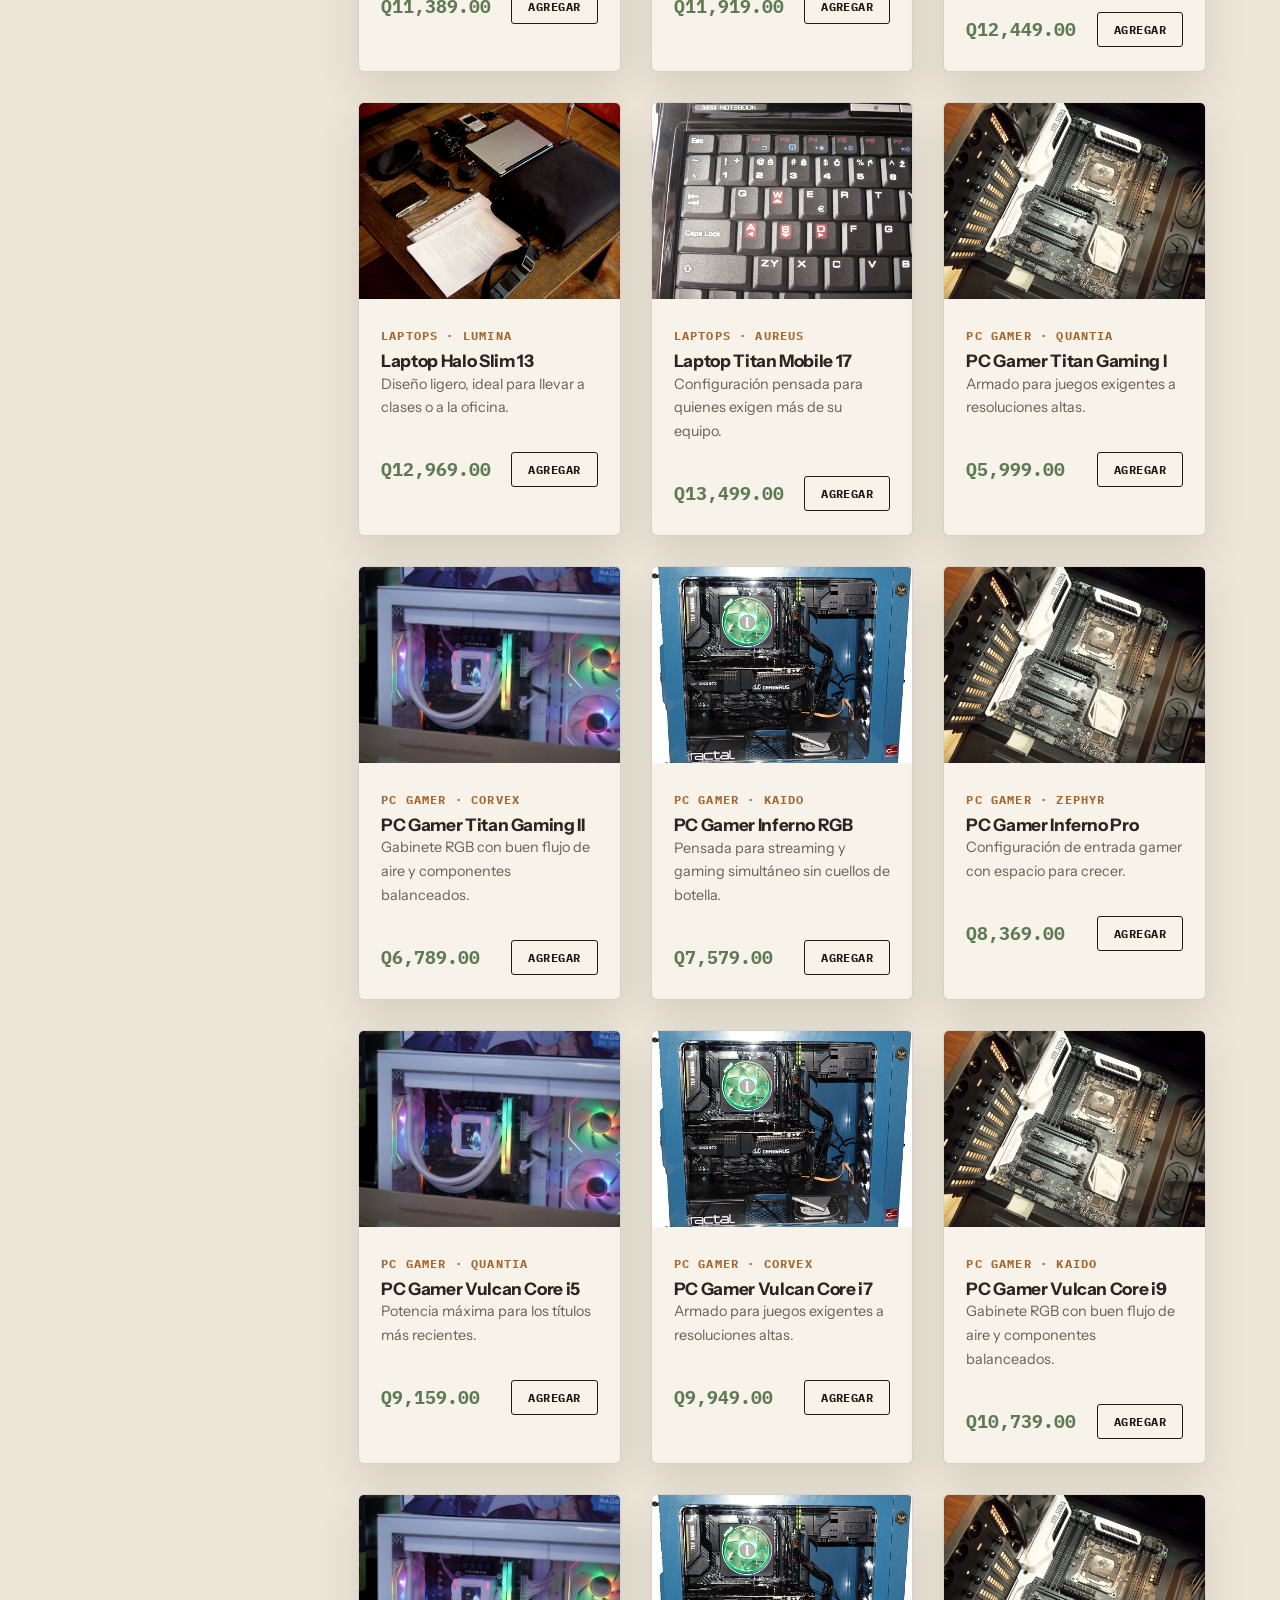
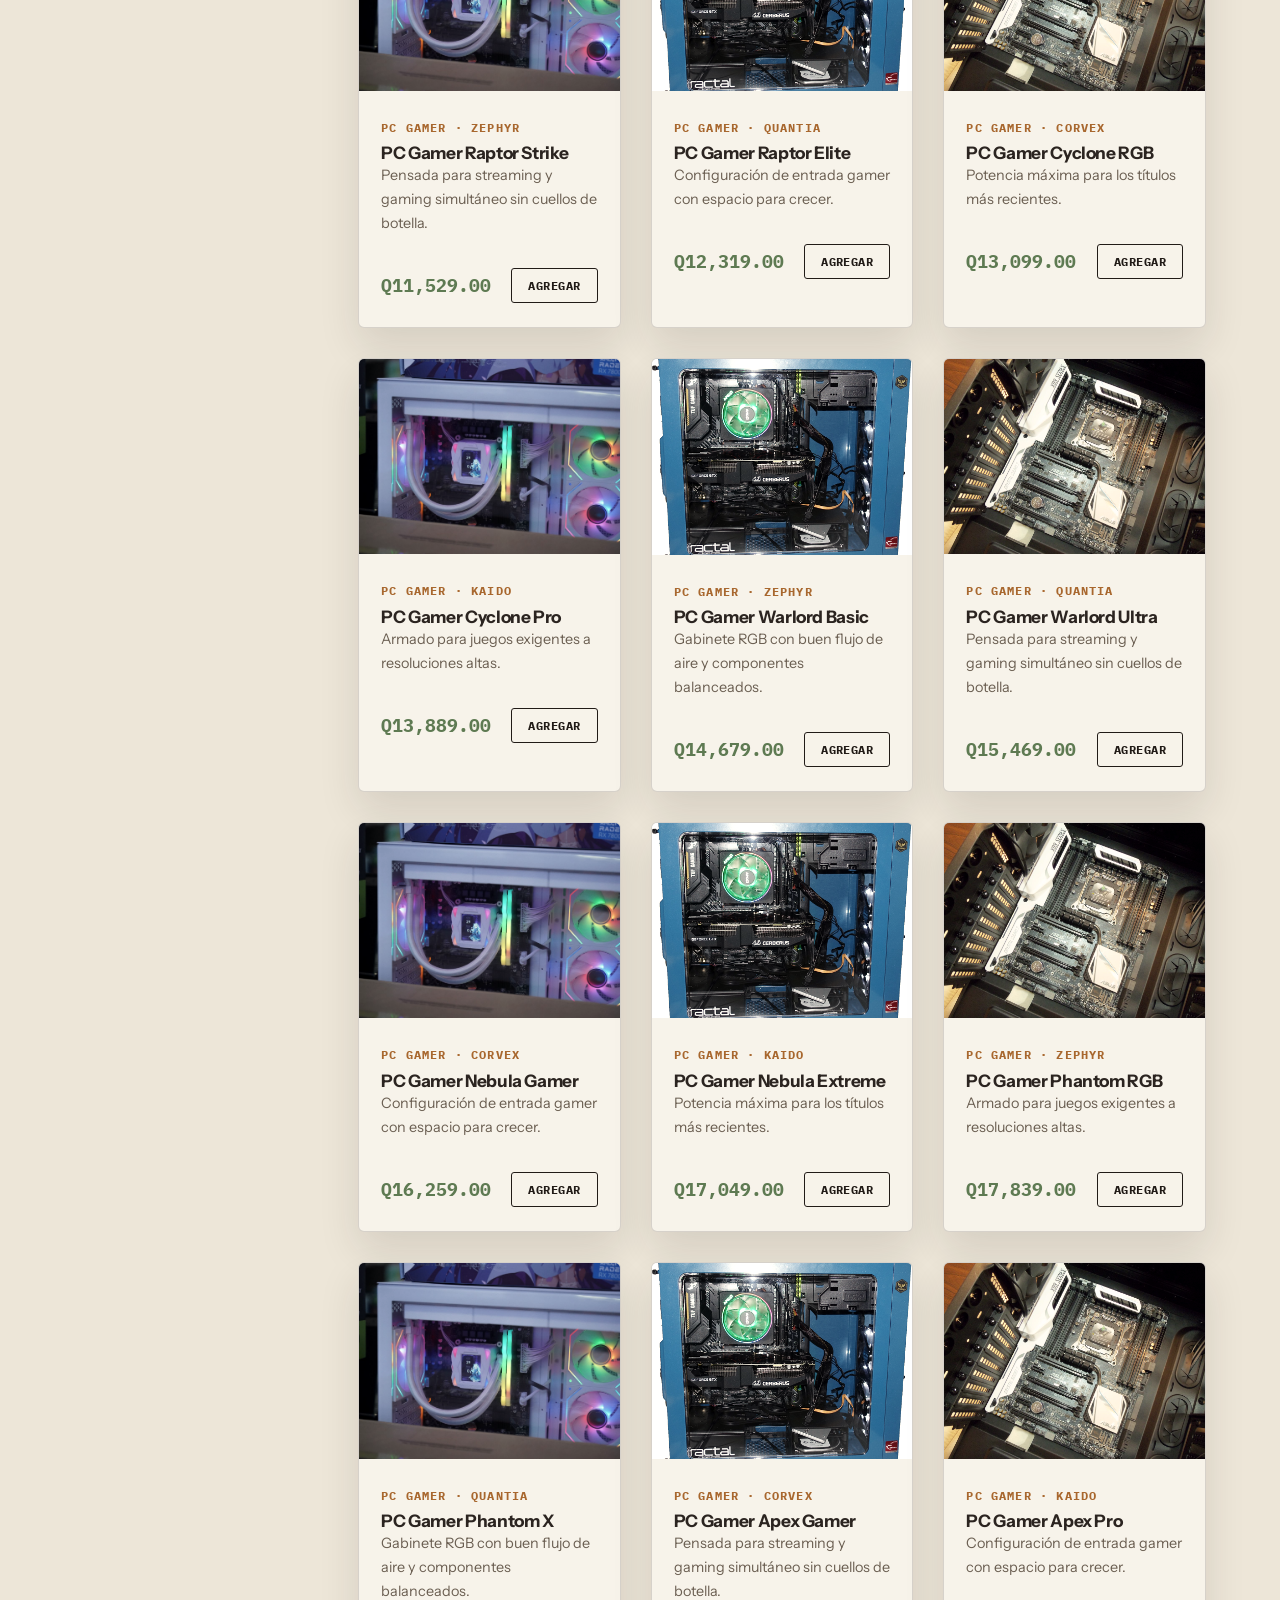
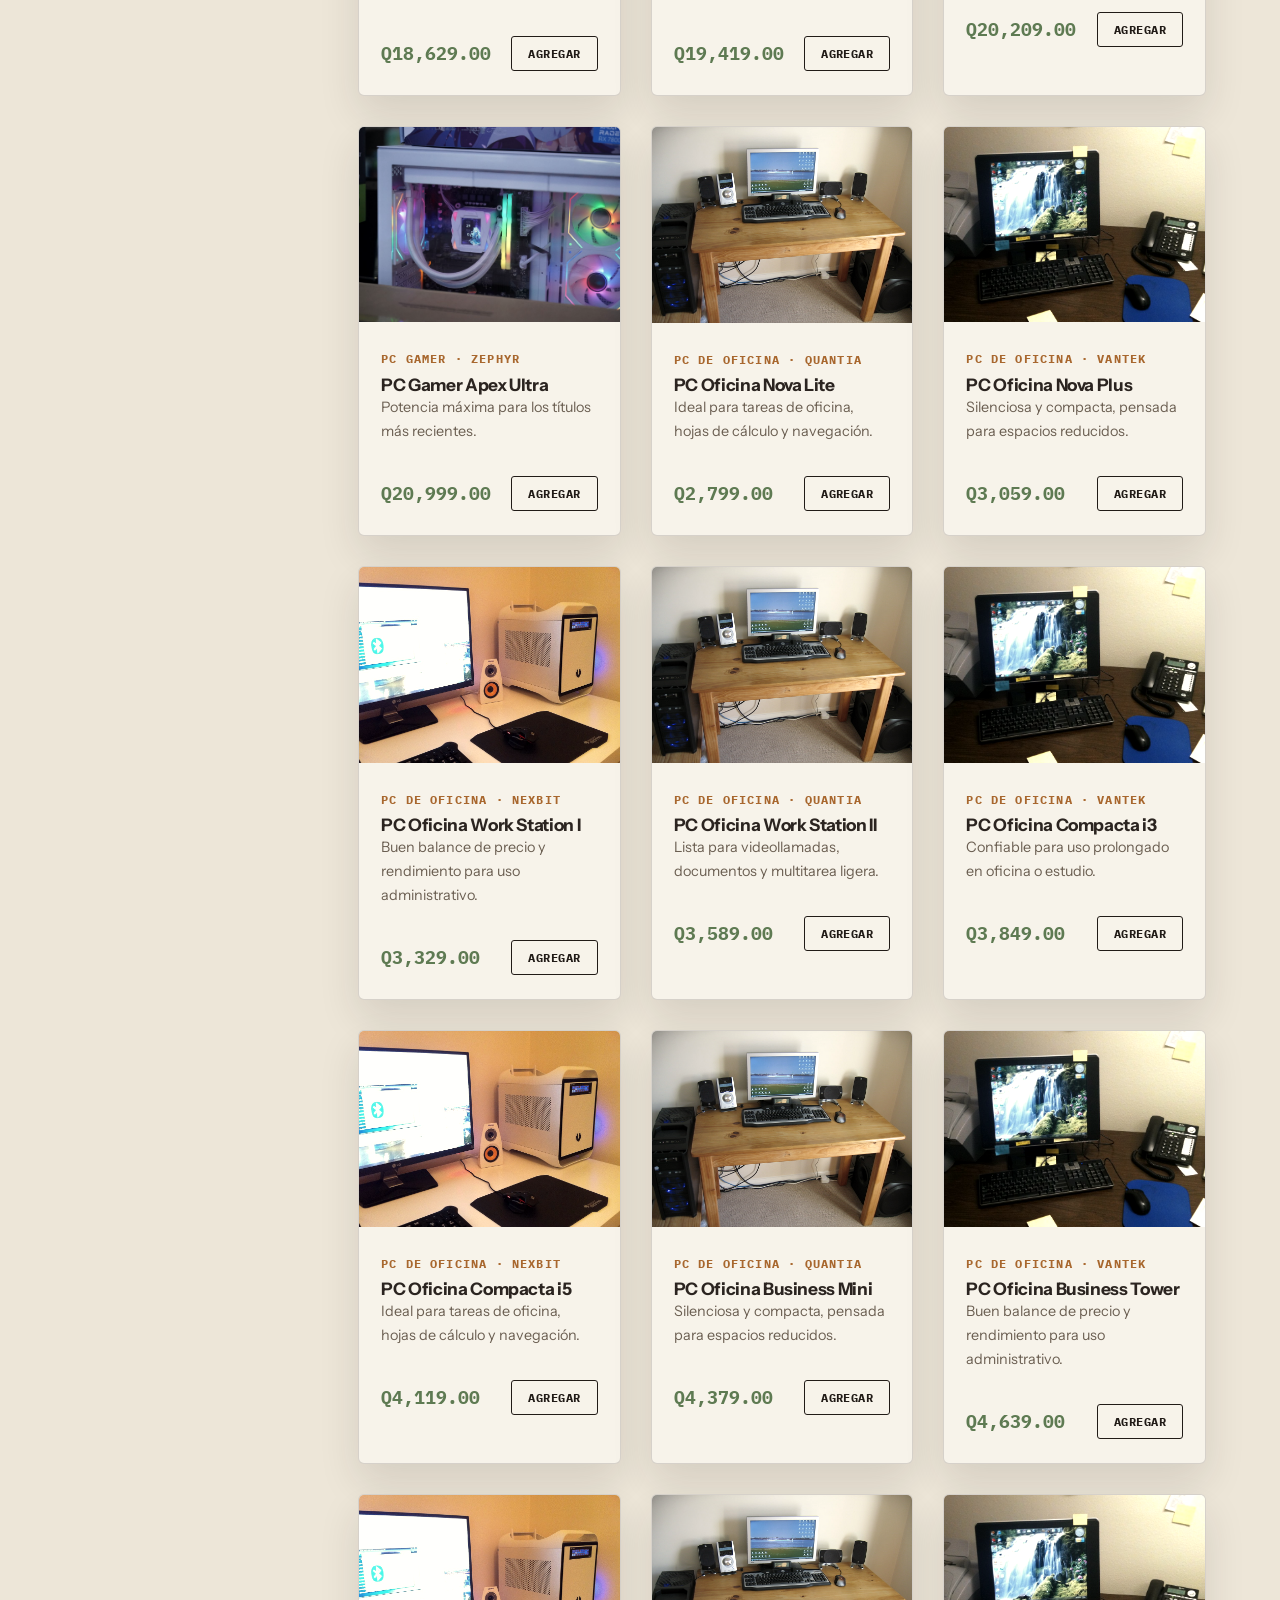
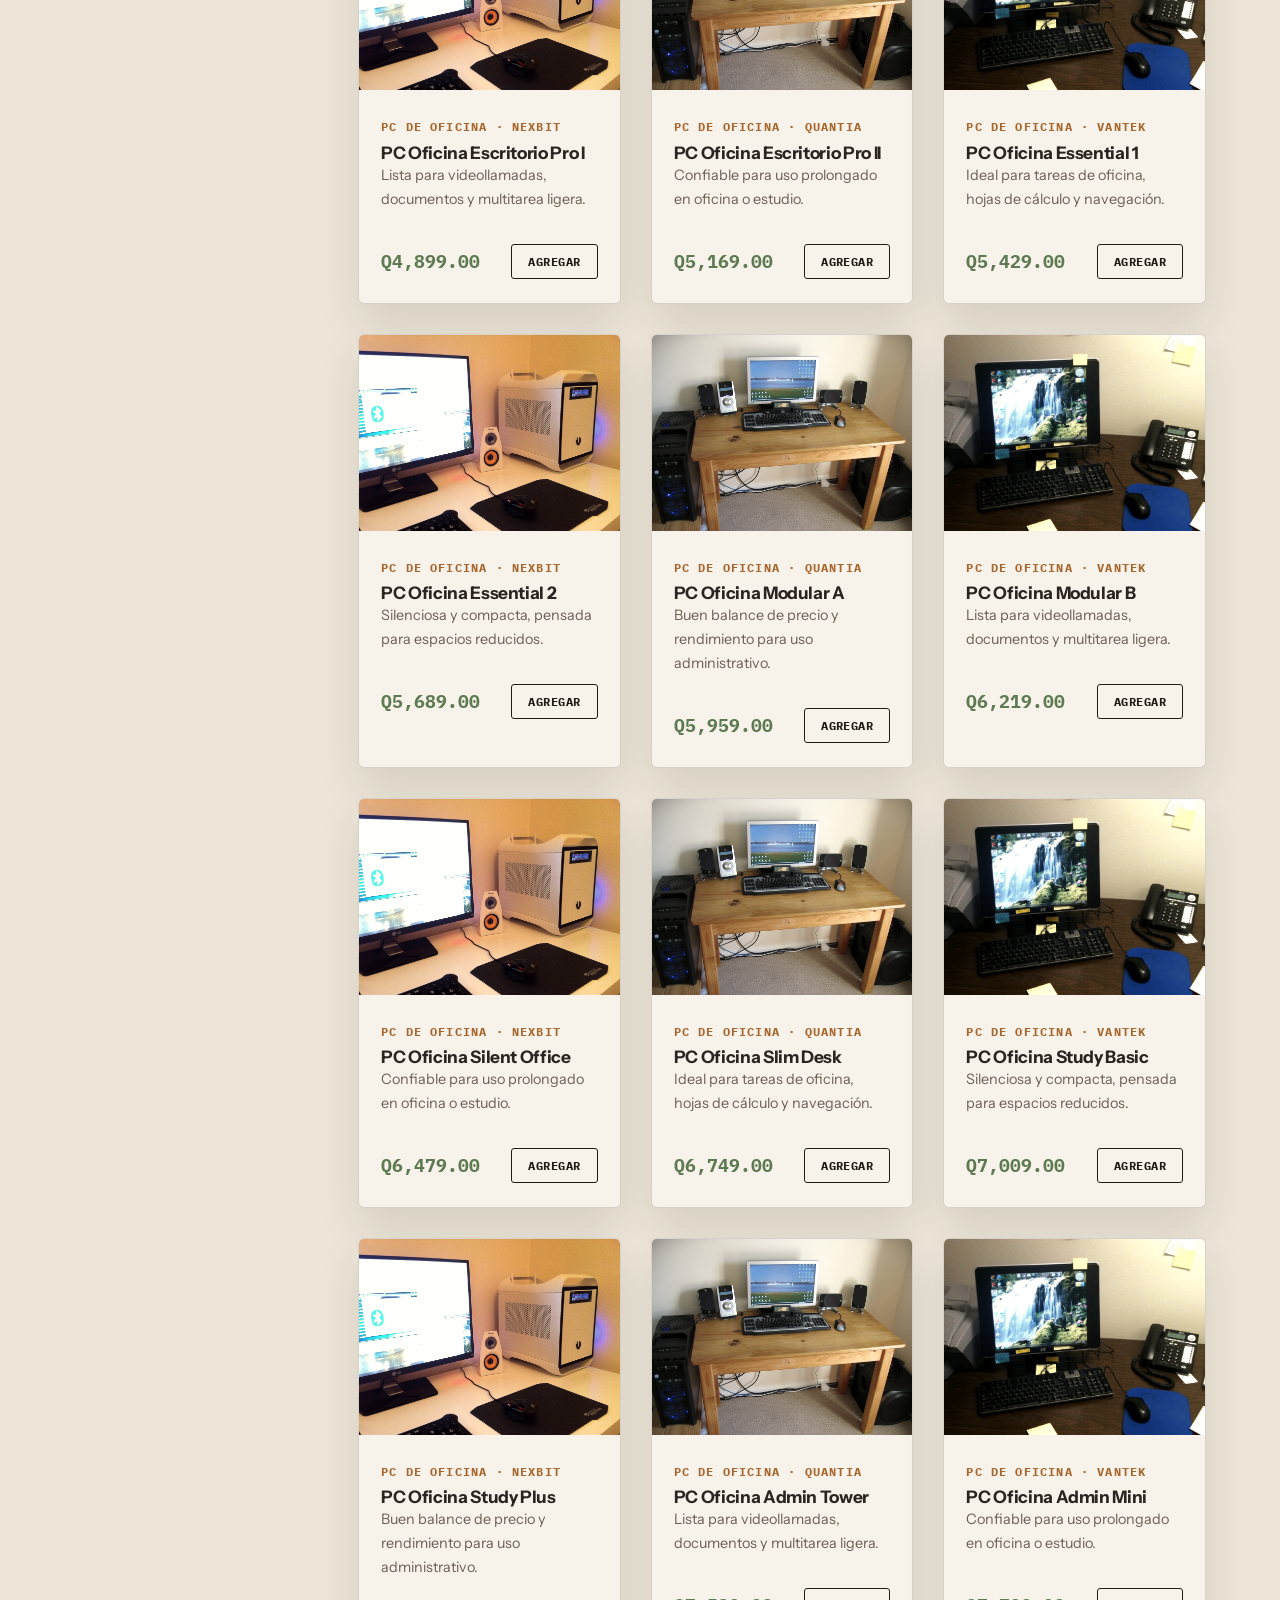
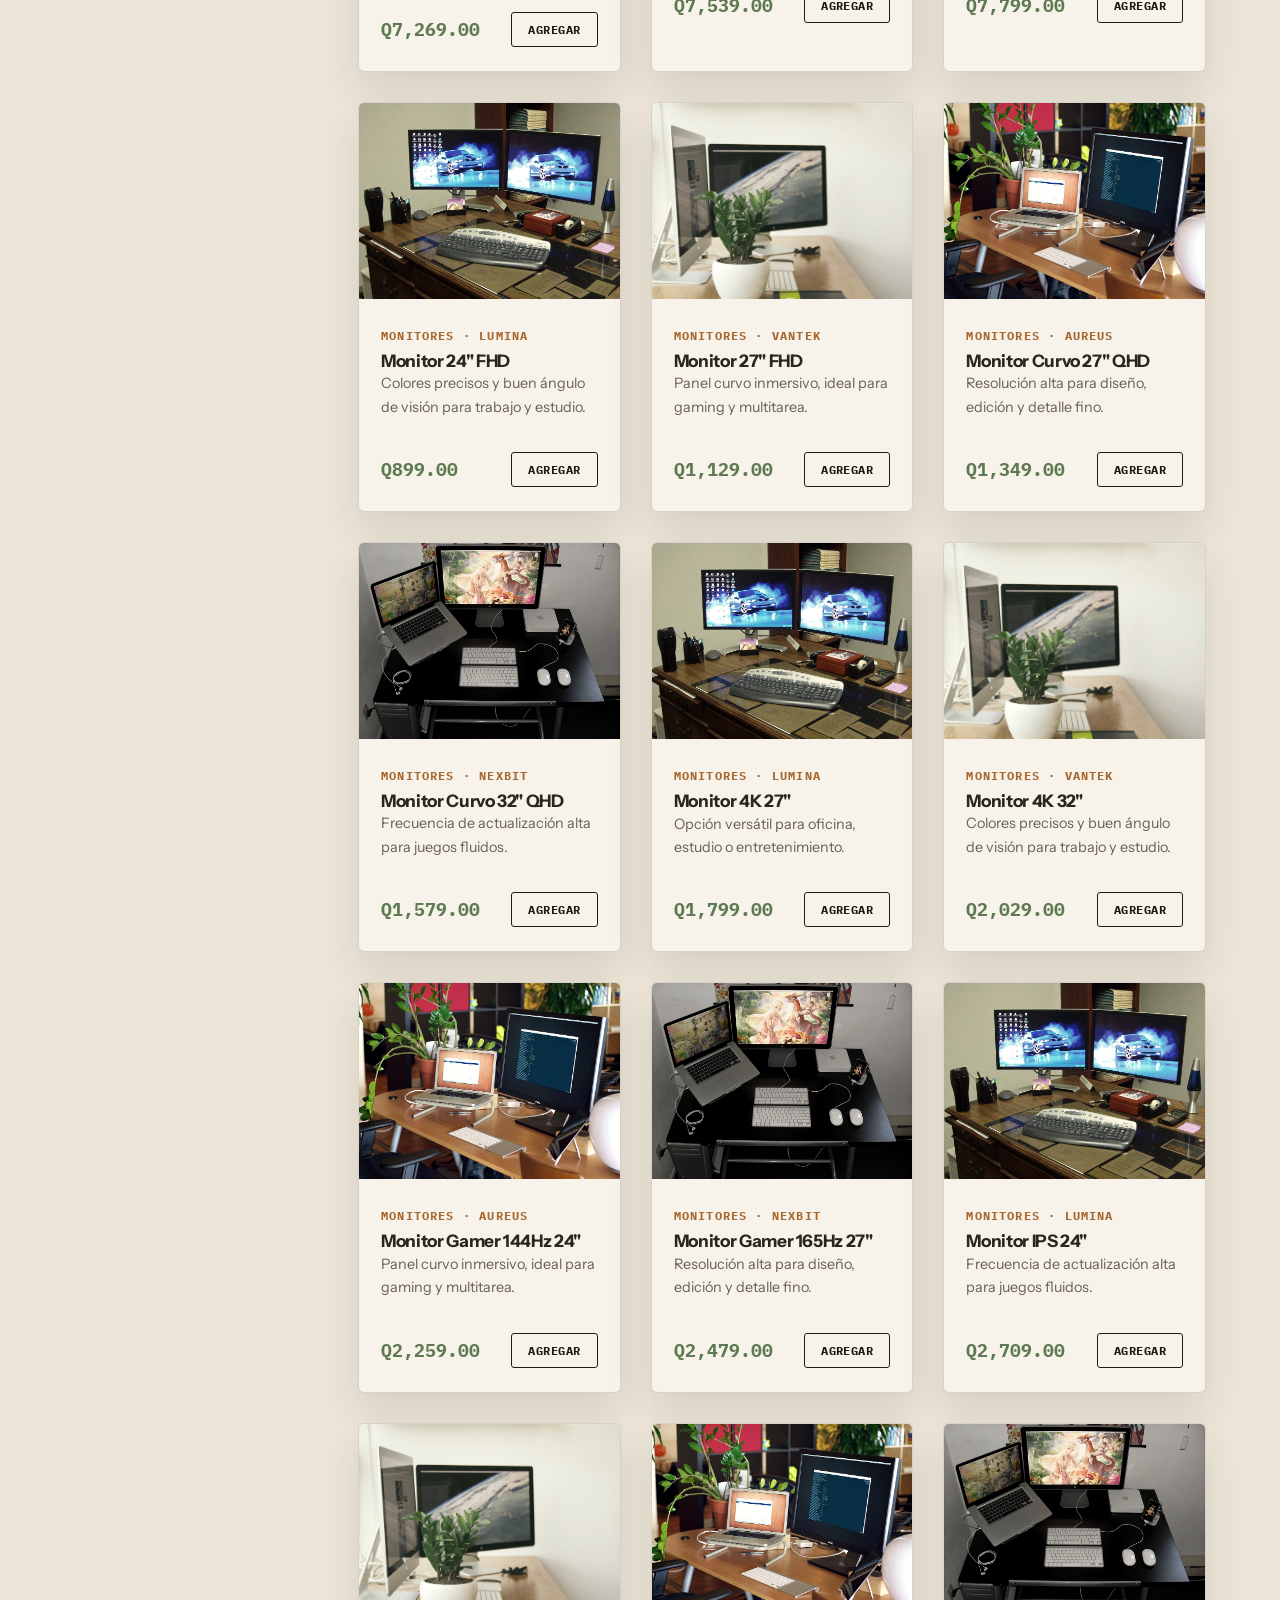
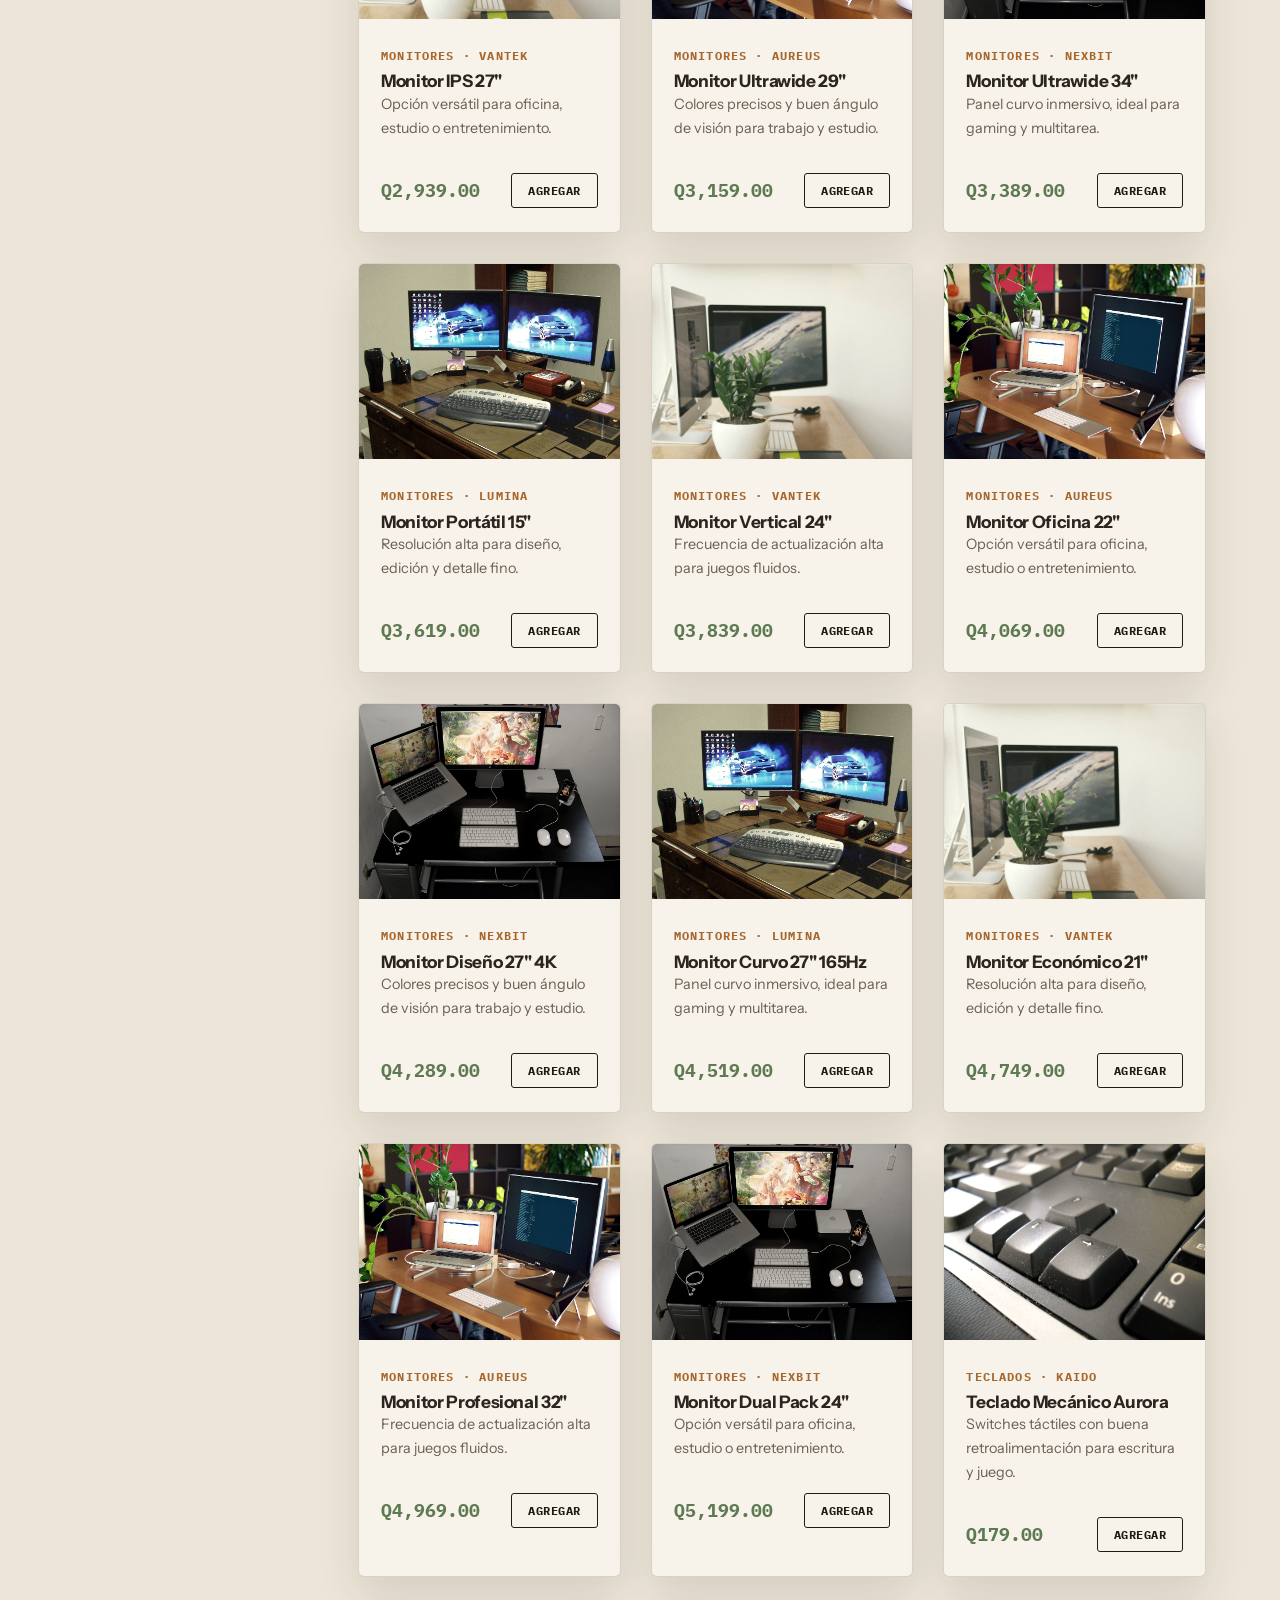
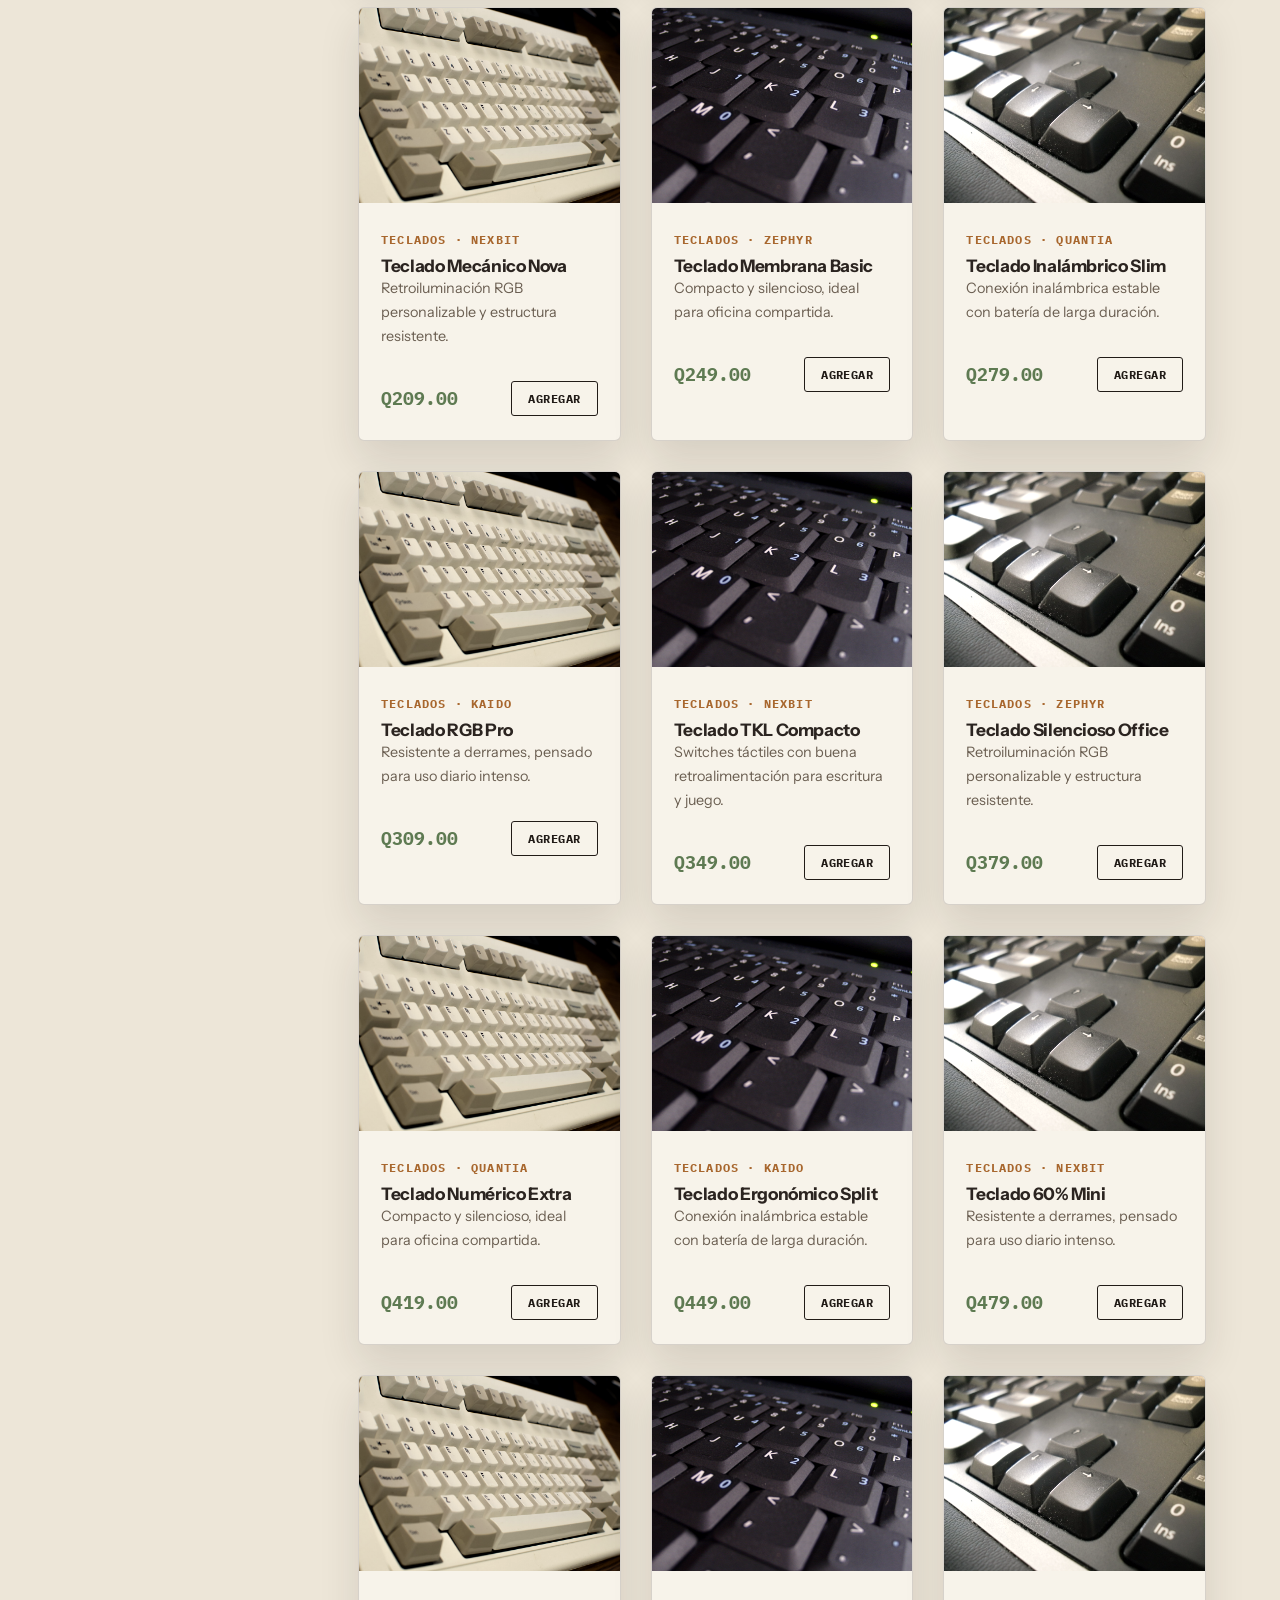
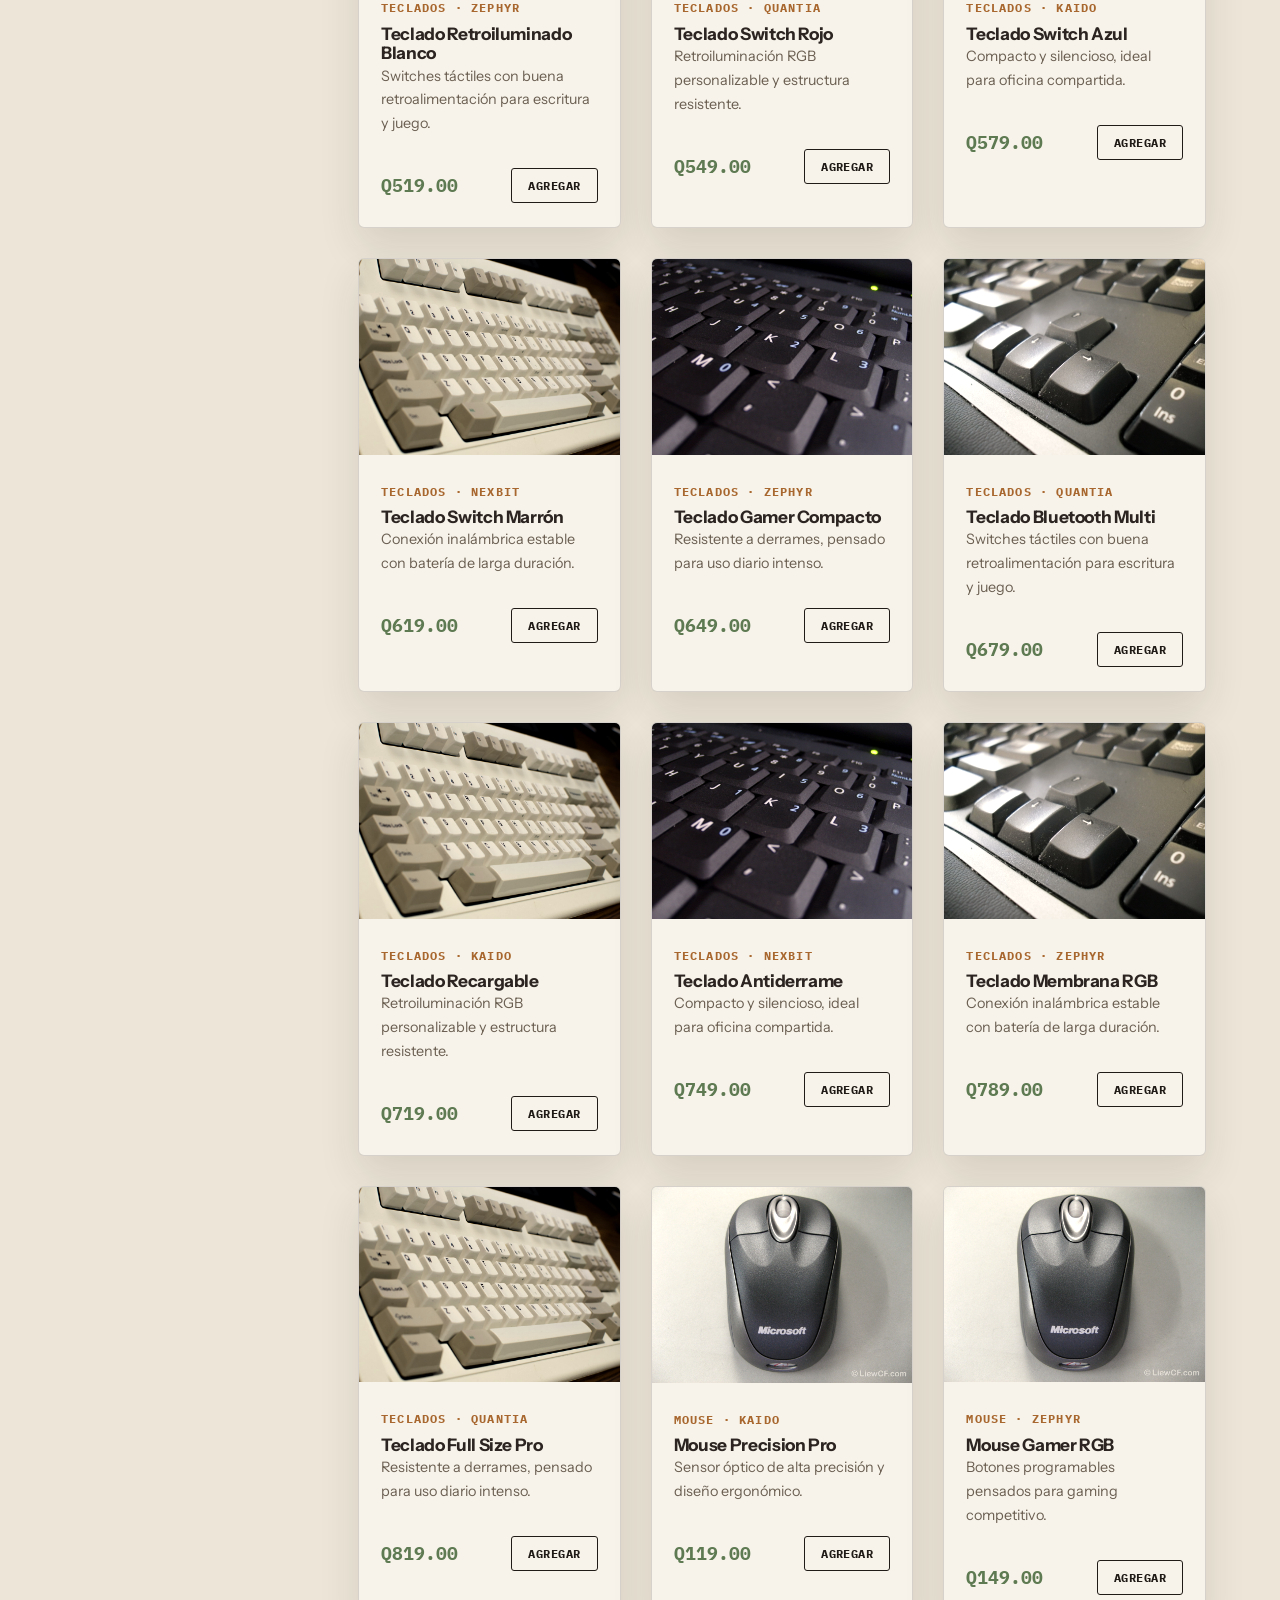
<file: tienda.html>
<!DOCTYPE html>
<html lang="es">
<head>
<meta charset="UTF-8">
<meta name="viewport" content="width=device-width, initial-scale=1.0">
<title>Tienda | Quantia Tech</title>
<meta name="description" content="Catálogo de laptops, PCs de escritorio, componentes, periféricos y monitores de Quantia Tech.">
<link rel="canonical" href="https://maczethan-lang.github.io/quantia-tech/tienda.html">
<meta name="theme-color" content="#211b17">
<meta name="author" content="Ethan Macz">
<meta property="og:type" content="website">
<meta property="og:site_name" content="Quantia Tech">
<meta property="og:locale" content="es_GT">
<meta property="og:title" content="Tienda | Quantia Tech">
<meta property="og:description" content="Catálogo de laptops, PCs de escritorio, componentes, periféricos y monitores de Quantia Tech.">
<meta property="og:url" content="https://maczethan-lang.github.io/quantia-tech/tienda.html">
<meta property="og:image" content="https://maczethan-lang.github.io/quantia-tech/assets/img/products/hero-banner.jpg">
<meta property="og:image:width" content="1023">
<meta property="og:image:height" content="509">
<meta property="og:image:alt" content="Espacio de trabajo con equipo de cómputo de Quantia Tech">
<meta name="twitter:card" content="summary_large_image">
<meta name="twitter:title" content="Tienda | Quantia Tech">
<meta name="twitter:description" content="Catálogo de laptops, PCs de escritorio, componentes, periféricos y monitores de Quantia Tech.">
<meta name="twitter:image" content="https://maczethan-lang.github.io/quantia-tech/assets/img/products/hero-banner.jpg">
<link rel="icon" href="data:image/svg+xml,%3Csvg xmlns='http://www.w3.org/2000/svg' viewBox='0 0 64 64'%3E%3Crect width='64' height='64' rx='14' fill='%23211b17'/%3E%3Ccircle cx='26' cy='26' r='13' fill='none' stroke='%23ede6d8' stroke-width='6'/%3E%3Cline x1='34' y1='34' x2='45' y2='45' stroke='%23a8672e' stroke-width='6' stroke-linecap='round'/%3E%3Ccircle cx='47' cy='47' r='4' fill='%23a8672e'/%3E%3C/svg%3E">
<link rel="stylesheet" href="assets/css/styles.css?v=20260801">
</head>
<body>

<header class="site-header">
  <div class="container">
    <a href="index.html" class="brand">
      <svg class="brand-mark" viewBox="0 0 64 64" aria-hidden="true"><rect width="64" height="64" rx="14" fill="#211b17"/><circle cx="26" cy="26" r="13" fill="none" stroke="#ede6d8" stroke-width="6"/><line x1="34" y1="34" x2="45" y2="45" stroke="#a8672e" stroke-width="6" stroke-linecap="round"/><circle cx="47" cy="47" r="4" fill="#a8672e"/></svg>
      Quantia Tech
    </a>
    <nav class="nav-links" aria-label="Navegación principal">
      <a href="index.html">Inicio</a>
      <div class="nav-dropdown nav-megamenu">
        <button type="button" class="nav-dropdown-trigger active" aria-expanded="false">
          Categorías
          <svg viewBox="0 0 12 8" fill="none" stroke="currentColor" stroke-width="1.6"><path d="M1 1l5 5 5-5"/></svg>
        </button>
        <div class="nav-dropdown-menu">
          <a href="tienda.html" class="megamenu-all">Ver todo el catálogo</a>
          <div class="megamenu-grid">
            <a href="tienda.html#cat-laptops">Laptops</a>
            <a href="tienda.html#cat-pc-gamer">PC Gamer</a>
            <a href="tienda.html#cat-pc-oficina">PC de Oficina</a>
            <a href="tienda.html#cat-monitores">Monitores</a>
            <a href="tienda.html#cat-teclados">Teclados</a>
            <a href="tienda.html#cat-mouse">Mouse</a>
            <a href="tienda.html#cat-tarjetas-video">Tarjetas de Video</a>
            <a href="tienda.html#cat-memoria-ram">Memoria RAM</a>
            <a href="tienda.html#cat-almacenamiento">Almacenamiento</a>
            <a href="tienda.html#cat-audifonos">Audífonos</a>
          </div>
        </div>
      </div>
      <a href="noticias.html">Noticias</a>
      <a href="nosotros.html">Nosotros</a>
      <div class="nav-dropdown">
        <button type="button" class="nav-dropdown-trigger" aria-expanded="false">
          Invierta con Nosotros
          <svg viewBox="0 0 12 8" fill="none" stroke="currentColor" stroke-width="1.6"><path d="M1 1l5 5 5-5"/></svg>
        </button>
        <div class="nav-dropdown-menu">
          <a href="invierte.html">Invierta con Nosotros</a>
          <a href="faq.html">Preguntas Frecuentes</a>
          <a href="contacto.html">Contacto y Ubicación</a>
          <a href="politicas.html">Políticas de la tienda</a>
        </div>
      </div>
    </nav>
    <div class="header-actions">
      <button type="button" class="search-btn" data-search-open aria-label="Buscar productos">
        <svg viewBox="0 0 24 24" fill="none" stroke="currentColor" stroke-width="1.8"><circle cx="11" cy="11" r="7"/><line x1="16.5" y1="16.5" x2="21" y2="21" stroke-linecap="round"/></svg>
      </button>
      <button type="button" class="cart-btn" data-cart-open aria-label="Abrir carrito de compras">
        <svg viewBox="0 0 24 24" fill="none" stroke="currentColor" stroke-width="1.8"><path d="M3 4h2l2.2 11.2a2 2 0 0 0 2 1.6h7.6a2 2 0 0 0 2-1.6L21 8H6.2"/><circle cx="10" cy="20" r="1.3" fill="currentColor" stroke="none"/><circle cx="18" cy="20" r="1.3" fill="currentColor" stroke="none"/></svg>
        <span class="cart-badge" data-count="0">0</span>
      </button>
      <button type="button" class="nav-toggle" aria-label="Abrir menú" aria-expanded="false">☰</button>
    </div>
  </div>
</header>

<main>

  <section class="page-hero">
    <div class="container">
      <div class="breadcrumb"><a href="index.html">Inicio</a> / Tienda</div>
      <h1>Catálogo Quantia Tech</h1>
      <p>Más de 200 productos en 10 categorías. Agrega productos al carrito y arma tu pedido de práctica.</p>
    </div>
  </section>

  <section class="section-tight">
    <div class="container">
      <div class="shop-layout">

        <aside class="shop-filters" data-shop-filters>
          <div class="shop-filters-head">
            <h2>Filtros</h2>
            <button type="button" class="filters-clear" data-clear-filters>Limpiar</button>
          </div>

          <div class="filter-group">
            <label class="filter-title" for="shop-search">Buscar en el catálogo</label>
            <div class="filter-search">
              <svg viewBox="0 0 24 24" fill="none" stroke="currentColor" stroke-width="1.8" aria-hidden="true"><circle cx="11" cy="11" r="7"/><line x1="16.5" y1="16.5" x2="21" y2="21" stroke-linecap="round"/></svg>
              <input type="text" id="shop-search" data-shop-search placeholder="Nombre, marca…" autocomplete="off">
            </div>
          </div>

          <div class="filter-group">
            <p class="filter-title">Categoría</p>
            <div class="filter-options" data-category-filters></div>
          </div>

          <div class="filter-group">
            <p class="filter-title">Precio</p>
            <div class="price-inputs">
              <input type="number" data-price-min placeholder="Mín" min="0" step="50" inputmode="numeric" aria-label="Precio mínimo">
              <span aria-hidden="true">—</span>
              <input type="number" data-price-max placeholder="Máx" min="0" step="50" inputmode="numeric" aria-label="Precio máximo">
            </div>
            <div class="filter-chips" data-price-presets></div>
          </div>

          <div class="filter-group">
            <p class="filter-title">Marca</p>
            <div class="filter-options" data-brand-filters></div>
          </div>
        </aside>

        <div class="shop-main">
          <div class="shop-toolbar">
            <button type="button" class="filters-toggle" data-filters-toggle aria-expanded="false">
              <svg viewBox="0 0 24 24" fill="none" stroke="currentColor" stroke-width="1.8" aria-hidden="true"><line x1="4" y1="7" x2="20" y2="7"/><line x1="4" y1="12" x2="20" y2="12"/><line x1="4" y1="17" x2="20" y2="17"/><circle cx="9" cy="7" r="2.2" fill="var(--paper)"/><circle cx="15" cy="12" r="2.2" fill="var(--paper)"/><circle cx="8" cy="17" r="2.2" fill="var(--paper)"/></svg>
              Filtros
            </button>
            <p class="results-count" data-results-count></p>
            <label class="sort-field">
              <span>Ordenar</span>
              <select data-sort>
                <option value="destacados">Destacados</option>
                <option value="precio-asc">Precio: menor a mayor</option>
                <option value="precio-desc">Precio: mayor a menor</option>
                <option value="nombre">Nombre A–Z</option>
              </select>
            </label>
          </div>
          <div class="active-filters" data-active-filters></div>
          <div class="grid grid-3" data-product-grid></div>
        </div>

      </div>
    </div>
  </section>

  <section class="section-tight">
    <div class="container">
      <div class="cta-band reveal">
        <span class="tag tag-light">¿No encuentras lo que buscas?</span>
        <h2>Escríbenos y te asesoramos</h2>
        <p>Cuéntanos qué necesitas hacer con tu equipo y te recomendamos la mejor opción de nuestro catálogo.</p>
        <div class="cta-actions">
          <a href="contacto.html" class="btn btn-primary">Contactar asesor</a>
        </div>
      </div>
    </div>
  </section>

</main>

<footer class="site-footer">
  <div class="container">
    <div class="footer-grid">
      <div class="footer-brand">
        <div class="brand">
          <svg class="brand-mark" viewBox="0 0 64 64" aria-hidden="true"><rect width="64" height="64" rx="14" fill="#211b17"/><circle cx="26" cy="26" r="13" fill="none" stroke="#ede6d8" stroke-width="6"/><line x1="34" y1="34" x2="45" y2="45" stroke="#a8672e" stroke-width="6" stroke-linecap="round"/><circle cx="47" cy="47" r="4" fill="#a8672e"/></svg>
          Quantia Tech
        </div>
        <p>Tienda de tecnología en Zona 10, Ciudad de Guatemala. Laptops, PCs, componentes y periféricos con asesoría real.</p>
        <div class="social-row">
          <span class="social-btn" aria-label="Facebook" title="Facebook (próximamente)">
            <svg viewBox="0 0 24 24"><path d="M13.5 21v-7.6h2.6l.4-3H13.5V8.4c0-.87.24-1.46 1.5-1.46h1.6V4.28C16.3 4.2 15.24 4.1 14 4.1c-2.5 0-4.2 1.53-4.2 4.33v2H7.2v3h2.6V21h3.7z"/></svg>
          </span>
          <span class="social-btn" aria-label="Instagram" title="Instagram (próximamente)">
            <svg viewBox="0 0 24 24"><path d="M12 2.2c2.7 0 3 0 4.1.06 1.05.05 1.6.22 2 .37.5.2.86.42 1.24.8.38.38.6.74.8 1.24.15.4.32.95.37 2 .06 1.1.06 1.4.06 4.1s0 3-.06 4.1c-.05 1.05-.22 1.6-.37 2-.2.5-.42.86-.8 1.24-.38.38-.74.6-1.24.8-.4.15-.95.32-2 .37-1.1.06-1.4.06-4.1.06s-3 0-4.1-.06c-1.05-.05-1.6-.22-2-.37-.5-.2-.86-.42-1.24-.8-.38-.38-.6-.74-.8-1.24-.15-.4-.32-.95-.37-2-.06-1.1-.06-1.4-.06-4.1s0-3 .06-4.1c.05-1.05.22-1.6.37-2 .2-.5.42-.86.8-1.24.38-.38.74-.6 1.24-.8.4-.15.95-.32 2-.37 1.1-.06 1.4-.06 4.1-.06M12 0C9.28 0 8.94 0 7.87.07c-1.07.05-1.8.22-2.43.47-.66.26-1.22.6-1.78 1.16C3.1 2.26 2.76 2.82 2.5 3.48c-.25.63-.42 1.36-.47 2.43C2 6.94 2 7.28 2 10s0 3.06.07 4.13c.05 1.06.22 1.8.47 2.43.26.66.6 1.22 1.16 1.78.56.56 1.12.9 1.78 1.16.63.25 1.36.42 2.43.47C8.94 20 9.28 20 12 20s3.06 0 4.13-.07c1.06-.05 1.8-.22 2.43-.47.66-.26 1.22-.6 1.78-1.16.56-.56.9-1.12 1.16-1.78.25-.63.42-1.36.47-2.43.06-1.07.06-1.41.06-4.13s0-3.06-.06-4.13c-.05-1.06-.22-1.8-.47-2.43-.26-.66-.6-1.22-1.16-1.78-.56-.56-1.12-.9-1.78-1.16-.63-.25-1.37-.42-2.43-.47C15.06.02 14.72 0 12 0z"/><path d="M12 5.84A6.16 6.16 0 1 0 18.16 12 6.16 6.16 0 0 0 12 5.84zm0 10.16A4 4 0 1 1 16 12a4 4 0 0 1-4 4zM18.4 4.36a1.44 1.44 0 1 0 1.44 1.44 1.44 1.44 0 0 0-1.44-1.44z"/></svg>
          </span>
          <span class="social-btn" aria-label="TikTok" title="TikTok (próximamente)">
            <svg viewBox="0 0 24 24"><path d="M16.6 5.82c-.83-.9-1.29-2.07-1.29-3.32h-3.03v13.44a3.05 3.05 0 1 1-2.17-2.92V9.9a6.17 6.17 0 0 0-.86-.06A6.13 6.13 0 1 0 15 15.94V9.4a8.16 8.16 0 0 0 4.77 1.52V7.9a4.85 4.85 0 0 1-3.17-2.08z"/></svg>
          </span>
        </div>
      </div>
      <div class="footer-col">
        <h4>Explora</h4>
        <ul>
          <li><a href="tienda.html">Categorías</a></li>
          <li><a href="noticias.html">Noticias</a></li>
          <li><a href="nosotros.html">Sobre la empresa</a></li>
        </ul>
      </div>
      <div class="footer-col">
        <h4>Empresa</h4>
        <ul>
          <li><a href="invierte.html">Invierta con nosotros</a></li>
          <li><a href="faq.html">Preguntas frecuentes</a></li>
          <li><a href="contacto.html">Contacto y ubicación</a></li>
          <li><a href="politicas.html">Políticas de la tienda</a></li>
        </ul>
      </div>
      <div class="footer-col">
        <h4>Contacto</h4>
        <ul>
          <li>Zona 10, Ciudad de Guatemala</li>
          <li>+502 2366-1234</li>
          <li>contacto@quantiatech.com</li>
        </ul>
      </div>
    </div>
    <div class="footer-bottom">
      <span><span data-year></span> Quantia Tech.</span>
    </div>
  </div>
</footer>

<div class="cart-overlay"></div>
<div class="cart-drawer" aria-label="Carrito de compras">
  <div class="cart-drawer-head">
    <h3>Tu carrito</h3>
    <button type="button" class="cart-close-btn" aria-label="Cerrar carrito">✕</button>
  </div>
  <div class="cart-items"></div>
  <div class="cart-drawer-foot">
    <div class="cart-summary" data-cart-summary></div>
    <button type="button" class="btn btn-primary btn-block cart-pay-btn" disabled>Pagar</button>
    <p class="cart-note">Compra simulada con fines académicos. No se procesan pagos reales.</p>
  </div>
</div>

<div class="modal-overlay">
  <div class="modal-box">
    <div class="modal-icon">✓</div>
    <h3>¡Pedido simulado exitoso!</h3>
    <div class="modal-order-id">Pedido #000000</div>
    <p>Total a pagar: <strong class="modal-total-value">Q0.00</strong></p>
    <div class="academic-disclaimer">Este es un proyecto académico de la Universidad Galileo. No se realizó ningún cobro ni transacción real.</div>
    <div style="display:flex; gap:12px;">
      <button type="button" class="btn btn-outline btn-block modal-close-btn">Cerrar</button>
      <button type="button" class="btn btn-primary btn-block modal-confirm-btn">Confirmar</button>
    </div>
  </div>
</div>

<script defer src="assets/js/main.js?v=20260801"></script>
<script defer src="assets/js/products-data.js?v=20260801"></script>
<script defer src="assets/js/search.js?v=20260801"></script>
<script defer src="assets/js/catalog.js?v=20260801"></script>
</body>
</html>
</file>
<file: assets/css/styles.css>
/* ==========================================================================
   Quantia Tech — Sistema de diseño "Boutique Tech Premium"
   Tipografía: Instrument Sans (títulos y cuerpo) + IBM Plex Mono (precios y
   datos técnicos). Paleta: espresso / marfil / cobre / petróleo / salvia.
   ========================================================================== */

@font-face {
  font-family: "Instrument Sans";
  src: url("../fonts/InstrumentSans-Regular.ttf") format("truetype");
  font-weight: 400;
  font-display: swap;
}
@font-face {
  font-family: "Instrument Sans";
  src: url("../fonts/InstrumentSans-Italic.ttf") format("truetype");
  font-weight: 400;
  font-style: italic;
  font-display: swap;
}
@font-face {
  font-family: "Instrument Sans";
  src: url("../fonts/InstrumentSans-Bold.ttf") format("truetype");
  font-weight: 700;
  font-display: swap;
}
@font-face {
  font-family: "IBM Plex Mono";
  src: url("../fonts/IBMPlexMono-Regular.ttf") format("truetype");
  font-weight: 400;
  font-display: swap;
}
@font-face {
  font-family: "IBM Plex Mono";
  src: url("../fonts/IBMPlexMono-Bold.ttf") format("truetype");
  font-weight: 700;
  font-display: swap;
}

:root {
  --ink: #2b2420;
  --ink-soft: #6b5f52;
  --espresso: #211b17;
  --espresso-soft: #2c241e;
  --ivory: #ede6d8;
  --paper: #f7f3ea;
  --copper: #a8672e;
  --copper-deep: #8a5424;
  --copper-soft: #d9a465;
  --petrol: #23494b;
  --petrol-soft: #3c6669;
  --sage: #5e7a52;
  --border: rgba(43, 36, 32, .16);
  --border-dark: rgba(241, 233, 220, .16);
  --shadow: 0 18px 40px rgba(43, 36, 32, .12);
  --shadow-lg: 0 28px 60px rgba(43, 36, 32, .2);
  --radius: 6px;
  --radius-sm: 3px;
  --font-display: "Instrument Sans", ui-sans-serif, system-ui, -apple-system, "Segoe UI", sans-serif;
  --font-body: "Instrument Sans", ui-sans-serif, system-ui, -apple-system, "Segoe UI", sans-serif;
  --font-mono: "IBM Plex Mono", ui-monospace, "SFMono-Regular", Consolas, monospace;
  --header-h: 84px;
}

* , *::before, *::after { box-sizing: border-box; }

html {
  scroll-behavior: smooth;
  scroll-padding-top: calc(var(--header-h) + 16px);
}

body {
  margin: 0;
  font-family: var(--font-body);
  color: var(--ink);
  background: var(--ivory);
  line-height: 1.65;
  -webkit-font-smoothing: antialiased;
  opacity: 0;
  animation: bodyFadeIn .5s ease forwards;
}
@keyframes bodyFadeIn { to { opacity: 1; } }

img { max-width: 100%; display: block; }
a { color: inherit; text-decoration: none; }
ul { list-style: none; margin: 0; padding: 0; }

h1, h2, h3, h4 {
  font-family: var(--font-display);
  line-height: 1.12;
  margin: 0 0 .45em;
  color: var(--ink);
  font-weight: 800;
  letter-spacing: -.02em;
}
h1 { font-size: clamp(2.3rem, 4.4vw, 3.6rem); }
h2 { font-size: clamp(1.7rem, 3vw, 2.4rem); }
h3 { font-size: 1.22rem; font-weight: 700; }
p { margin: 0 0 1em; color: var(--ink-soft); }

.container { width: 100%; max-width: 1180px; margin: 0 auto; padding: 0 24px; }
section { padding: 96px 0; }
.section-tight { padding: 60px 0; }

/* ---------------------------------- Etiquetas de sección (texto simple) ---------------------------------- */

.tag {
  display: inline-block;
  font-family: var(--font-mono);
  font-size: .74rem;
  letter-spacing: .1em;
  text-transform: uppercase;
  color: var(--copper);
  font-weight: 700;
}
.tag-light { color: var(--copper-soft); }
.section-head .tag { margin-bottom: 14px; }

/* ---------------------------------- Botones ---------------------------------- */

.btn {
  display: inline-flex;
  align-items: center;
  justify-content: center;
  gap: 8px;
  padding: 14px 26px;
  border-radius: var(--radius-sm);
  font-family: var(--font-mono);
  font-size: .78rem;
  letter-spacing: .06em;
  text-transform: uppercase;
  font-weight: 700;
  border: 1.5px solid transparent;
  cursor: pointer;
  transition: background .25s ease, color .25s ease, border-color .25s ease, transform .2s ease;
  white-space: nowrap;
}
.btn-primary { background: var(--copper); color: var(--paper); border-color: var(--copper); }
.btn-primary:hover { background: var(--copper-deep); border-color: var(--copper-deep); transform: translateY(-1px); }
.btn-outline { background: transparent; color: var(--ink); border-color: var(--border); }
.btn-outline:hover { border-color: var(--ink); }
.btn-light { background: transparent; color: var(--paper); border-color: var(--border-dark); }
.btn-light:hover { border-color: var(--paper); }
.btn-sm { padding: 10px 18px; font-size: .7rem; }
.btn-block { width: 100%; }
.btn:disabled { opacity: .45; cursor: not-allowed; transform: none !important; }

/* ---------------------------------- Header ---------------------------------- */

.site-header {
  position: sticky;
  top: 0;
  z-index: 500;
  height: var(--header-h);
  display: flex;
  align-items: center;
  background: var(--espresso);
  border-bottom: 1px solid var(--border-dark);
  transition: box-shadow .3s ease;
}
.site-header.scrolled { box-shadow: 0 12px 30px rgba(0,0,0,.28); }

.site-header .container { display: flex; align-items: center; justify-content: space-between; gap: 28px; }

.brand {
  display: flex;
  align-items: center;
  gap: 12px;
  font-family: var(--font-display);
  font-size: 1.3rem;
  color: var(--paper);
}
.brand-mark { width: 42px; height: 42px; flex-shrink: 0; }

.nav-links { display: flex; align-items: center; gap: 30px; }
.nav-links a {
  color: var(--ivory);
  opacity: .72;
  font-family: var(--font-mono);
  font-size: .76rem;
  letter-spacing: .06em;
  text-transform: uppercase;
  font-weight: 700;
  padding: 8px 0;
  transition: opacity .2s ease;
  position: relative;
}
.nav-links a:hover, .nav-links a.active { opacity: 1; }
.nav-links a::after {
  content: "";
  position: absolute;
  left: 0; right: 0; bottom: 0;
  height: 1.5px;
  background: var(--copper-soft);
  transform: scaleX(0);
  transform-origin: left;
  transition: transform .3s ease;
}
.nav-links a:hover::after, .nav-links a.active::after { transform: scaleX(1); }

.nav-dropdown { position: relative; }
.nav-dropdown-trigger {
  display: inline-flex; align-items: center; gap: 6px;
  background: none; border: none; cursor: pointer;
  color: var(--ivory); opacity: .72;
  font-family: var(--font-mono); font-size: .76rem; letter-spacing: .06em; text-transform: uppercase; font-weight: 700;
  padding: 8px 0;
}
.nav-dropdown-trigger:hover, .nav-dropdown.open .nav-dropdown-trigger, .nav-dropdown-trigger.active { opacity: 1; }
.nav-dropdown-trigger.active { border-bottom: 1.5px solid var(--copper-soft); padding-bottom: 6px; }
.nav-dropdown-trigger svg { width: 10px; height: 10px; transition: transform .25s ease; }
.nav-dropdown.open .nav-dropdown-trigger svg { transform: rotate(180deg); }

.nav-dropdown-menu {
  position: absolute;
  top: calc(100% + 14px);
  left: 50%;
  transform: translateX(-50%) translateY(-6px);
  min-width: 220px;
  background: var(--espresso-soft);
  border: 1px solid var(--border-dark);
  border-radius: var(--radius);
  padding: 8px;
  box-shadow: var(--shadow-lg);
  opacity: 0;
  pointer-events: none;
  transition: opacity .2s ease, transform .2s ease;
}
.nav-dropdown.open .nav-dropdown-menu { opacity: 1; pointer-events: auto; transform: translateX(-50%) translateY(0); }
.nav-dropdown-menu a {
  display: block;
  padding: 10px 14px;
  border-radius: var(--radius-sm);
  font-family: var(--font-mono);
  font-size: .74rem;
  letter-spacing: .04em;
  text-transform: none;
  color: var(--ivory);
  opacity: .85;
}
.nav-dropdown-menu a::after { display: none; }
.nav-dropdown-menu a:hover { background: rgba(255,255,255,.06); opacity: 1; }

.nav-megamenu .nav-dropdown-menu { min-width: 480px; }
.megamenu-all {
  display: block; margin-bottom: 4px; padding: 10px 14px;
  border-bottom: 1px solid var(--border-dark);
  font-weight: 700; color: var(--copper-soft) !important; opacity: 1 !important;
}
.megamenu-grid { display: grid; grid-template-columns: 1fr 1fr; gap: 2px; }

.header-actions { display: flex; align-items: center; gap: 16px; }

.cart-btn, .search-btn {
  position: relative;
  display: flex; align-items: center; justify-content: center;
  width: 42px; height: 42px;
  border-radius: var(--radius-sm);
  background: transparent;
  border: 1px solid var(--border-dark);
  color: var(--ivory);
  cursor: pointer;
  transition: border-color .2s ease;
}
.cart-btn:hover, .search-btn:hover { border-color: var(--copper-soft); }
.cart-btn svg, .search-btn svg { width: 18px; height: 18px; }
.cart-badge {
  position: absolute; top: -7px; right: -7px;
  min-width: 19px; height: 19px; padding: 0 4px;
  border-radius: 50%;
  background: var(--copper);
  color: var(--paper);
  font-family: var(--font-mono);
  font-size: .68rem; font-weight: 700;
  display: flex; align-items: center; justify-content: center;
  box-shadow: 0 0 0 2px var(--espresso);
}
.cart-badge[data-count="0"] { display: none; }
.cart-badge.pulse { animation: badgePulse .45s ease; }
@keyframes badgePulse { 0%{transform:scale(1);} 35%{transform:scale(1.35);} 100%{transform:scale(1);} }

.nav-toggle {
  display: none;
  width: 42px; height: 42px;
  border-radius: var(--radius-sm);
  border: 1px solid var(--border-dark);
  background: transparent;
  color: var(--ivory);
  cursor: pointer;
  font-family: var(--font-mono);
}

.scroll-progress {
  position: fixed; top: 0; left: 0;
  height: 2px; width: 100%;
  background: var(--copper);
  z-index: 1000;
  /* Se escala en vez de cambiar el ancho: el JS la actualiza en cada scroll y
     animar width forzaría recálculo de layout en cada frame. */
  transform: scaleX(0);
  transform-origin: left;
  transition: transform .12s linear;
}

/* ---------------------------------- Hero ---------------------------------- */

.hero { background: var(--espresso); color: var(--paper); overflow: hidden; }
.hero .container { padding-top: 84px; padding-bottom: 84px; }
.hero-grid { display: grid; grid-template-columns: 1fr .95fr; gap: 64px; align-items: center; }
.hero h1, .hero h2, .hero h3, .hero h4 { color: var(--paper); }
.hero p:not(.hero-sub) { color: rgba(237,230,216,.68); }
.hero-sub { font-size: 1.08rem; color: rgba(237, 230, 216, .68); max-width: 480px; }
.hero-cta { display: flex; gap: 16px; margin-top: 34px; flex-wrap: wrap; }
.hero-stats { display: flex; gap: 40px; margin-top: 52px; flex-wrap: wrap; }
.hero-stats div strong {
  display: block; font-family: var(--font-mono); font-size: 1.6rem; font-weight: 700; color: var(--copper-soft);
}
.hero-stats div span { font-family: var(--font-mono); font-size: .68rem; letter-spacing: .05em; text-transform: uppercase; color: rgba(237,230,216,.55); }

.photo-frame {
  position: relative;
  border-radius: var(--radius);
  overflow: hidden;
  border: 1px solid var(--border-dark);
  box-shadow: var(--shadow-lg);
}
.photo-frame img {
  width: 100%; height: 100%; object-fit: cover; display: block;
  filter: grayscale(.18) sepia(.14) saturate(1.05) contrast(1.04);
}
.photo-frame::after {
  content: "";
  position: absolute; inset: 0;
  background: linear-gradient(160deg, rgba(33,27,23,.18), rgba(168,103,46,.14));
  pointer-events: none;
}

/* Hero banner de ancho completo (portada de inicio) */
.hero-banner {
  position: relative;
  min-height: 620px;
  display: flex;
  align-items: center;
  background-size: cover;
  background-position: center;
}
.hero-banner-overlay {
  position: absolute;
  inset: 0;
  background: linear-gradient(100deg, rgba(33,27,23,.94) 0%, rgba(33,27,23,.84) 42%, rgba(33,27,23,.42) 78%, rgba(33,27,23,.2) 100%);
}
.hero-banner .container { position: relative; z-index: 2; }
.hero-banner-content { max-width: 600px; }

/* Small page hero (non-home pages) */
.page-hero { background: var(--espresso); color: var(--paper); padding: 76px 0 60px; text-align: center; }
.page-hero h1 { color: var(--paper); margin-bottom: 12px; }
.page-hero p { color: rgba(237,230,216,.65); max-width: 560px; margin: 0 auto; font-size: 1.02rem; }
.breadcrumb { font-family: var(--font-mono); font-size: .72rem; letter-spacing: .05em; text-transform: uppercase; color: rgba(237,230,216,.5); margin-bottom: 18px; }
.breadcrumb a:hover { color: var(--paper); }

/* ---------------------------------- Section head ---------------------------------- */

.section-head { max-width: 620px; margin: 0 auto 52px; text-align: center; }
.section-head p { font-size: 1.05rem; }

/* ---------------------------------- Cards ---------------------------------- */

.grid { display: grid; gap: 30px; }
.grid-2 { grid-template-columns: repeat(2, 1fr); }
.grid-3 { grid-template-columns: repeat(3, 1fr); }
.grid-4 { grid-template-columns: repeat(4, 1fr); }

.card {
  background: var(--paper);
  border-radius: var(--radius);
  border: 1px solid var(--border);
  box-shadow: var(--shadow);
  transition: transform .3s ease, box-shadow .3s ease;
}
.card:hover { transform: translateY(-4px); box-shadow: var(--shadow-lg); }

.feature-card { padding: 34px 28px; text-align: left; border-top: 2px solid var(--copper); }
.feature-icon { display: none; }

/* ---------------------------------- Ficha de producto ---------------------------------- */

.product-detail { display: grid; grid-template-columns: 1fr 1fr; gap: 56px; align-items: start; }
.product-detail-media {
  border-radius: var(--radius);
  overflow: hidden;
  border: 1px solid var(--border);
  box-shadow: var(--shadow);
  aspect-ratio: 4/3;
}
.product-detail-media img {
  width: 100%; height: 100%; object-fit: cover;
  filter: grayscale(.18) sepia(.14) saturate(1.05) contrast(1.04);
}
.stock-badge {
  display: inline-flex; align-items: center; gap: 8px;
  font-family: var(--font-mono); font-size: .78rem; font-weight: 700;
  color: var(--sage); margin-bottom: 6px;
}
.stock-badge::before { content: ""; width: 7px; height: 7px; border-radius: 50%; background: var(--sage); }
.product-detail-price { font-family: var(--font-mono); font-size: 2rem; font-weight: 700; color: var(--sage); margin: 10px 0 20px; }
.specs-list { margin: 20px 0 28px; border-top: 1px solid var(--border); }
.specs-row { display: flex; justify-content: space-between; align-items: baseline; gap: 16px; padding: 13px 0; border-bottom: 1px solid var(--border); }
.specs-row dt { margin: 0; color: var(--ink-soft); font-family: var(--font-mono); font-size: .78rem; text-transform: uppercase; letter-spacing: .04em; }
.specs-row dd { margin: 0; font-weight: 700; text-align: right; }
.product-detail-actions { display: flex; align-items: center; gap: 16px; margin-top: 8px; flex-wrap: wrap; }
.product-detail-actions .qty-control { padding: 8px 10px; }
.product-detail-actions .qty-control button { width: 28px; height: 28px; }
.related-products { margin-top: 32px; }
.not-found { text-align: center; padding: 60px 20px; }

/* ---------------------------------- Productos / Tienda ---------------------------------- */

.category-filters { display: flex; gap: 10px; flex-wrap: wrap; justify-content: center; margin-bottom: 44px; }
.chip {
  padding: 9px 18px;
  border-radius: var(--radius-sm);
  border: 1px solid var(--border);
  background: var(--paper);
  font-family: var(--font-mono);
  font-size: .74rem;
  letter-spacing: .04em;
  text-transform: uppercase;
  cursor: pointer;
  color: var(--ink-soft);
  transition: all .2s ease;
}
.chip:hover { border-color: var(--copper); color: var(--copper); }
.chip.active { background: var(--espresso); border-color: var(--espresso); color: var(--paper); }

.product-card { display: flex; flex-direction: column; overflow: hidden; }
.product-link { display: block; color: inherit; }
.product-media { aspect-ratio: 4/3; overflow: hidden; position: relative; }
.product-media img {
  width: 100%; height: 100%; object-fit: cover;
  filter: grayscale(.18) sepia(.14) saturate(1.05) contrast(1.04);
  transition: transform .5s ease;
}
.product-card:hover .product-media img { transform: scale(1.06); }
.product-body { padding: 22px 22px 24px; display: flex; flex-direction: column; flex: 1; gap: 10px; }
.product-body h3 { font-size: 1.08rem; margin: 4px 0 2px; }
.product-desc { font-size: .9rem; flex: 1; }
.product-footer { display: flex; align-items: center; justify-content: space-between; gap: 12px; margin-top: 8px; }
.product-price { font-family: var(--font-mono); font-size: 1.1rem; font-weight: 700; color: var(--sage); }
.add-to-cart-btn {
  display: flex; align-items: center; gap: 8px;
  padding: 9px 16px;
  border-radius: var(--radius-sm);
  border: 1px solid var(--espresso);
  background: transparent;
  color: var(--espresso);
  font-family: var(--font-mono);
  font-size: .72rem; letter-spacing: .04em; text-transform: uppercase; font-weight: 700;
  cursor: pointer;
  transition: background .2s ease, color .2s ease;
}
.add-to-cart-btn:hover { background: var(--espresso); color: var(--paper); }
.add-to-cart-btn.added { background: var(--sage); border-color: var(--sage); color: #fff; animation: addPop .35s ease; }
@keyframes addPop { 0%{transform:scale(1);} 50%{transform:scale(1.1);} 100%{transform:scale(1);} }

/* ---------------------------------- Carrito (drawer) ---------------------------------- */

.cart-overlay {
  position: fixed; inset: 0;
  background: rgba(33,27,23,.55);
  z-index: 900; opacity: 0; pointer-events: none;
  transition: opacity .3s ease;
}
.cart-overlay.open { opacity: 1; pointer-events: auto; }

.cart-drawer {
  position: fixed; top: 0; right: 0;
  width: min(420px, 100%); height: 100%;
  background: var(--paper);
  z-index: 901;
  transform: translateX(100%);
  transition: transform .35s cubic-bezier(.4,0,.2,1);
  display: flex; flex-direction: column;
  box-shadow: -20px 0 60px rgba(0,0,0,.25);
}
.cart-drawer.open { transform: translateX(0); }
.cart-drawer-head { padding: 26px 24px; display: flex; align-items: center; justify-content: space-between; border-bottom: 1px solid var(--border); }
.cart-drawer-head h3 { margin: 0; }
.cart-close-btn { width: 34px; height: 34px; border-radius: 50%; border: 1px solid var(--border); background: transparent; cursor: pointer; color: var(--ink-soft); }
.cart-close-btn:hover { color: var(--ink); border-color: var(--ink); }

.cart-items { flex: 1; overflow-y: auto; padding: 8px 24px; }
.cart-empty { text-align: center; padding: 60px 20px; color: var(--ink-soft); }
.cart-empty .cart-empty-icon { font-size: 2rem; margin-bottom: 14px; opacity: .5; }

.cart-item { display: flex; gap: 14px; padding: 18px 0; border-bottom: 1px solid var(--border); }
.cart-item-media { width: 58px; height: 58px; border-radius: var(--radius-sm); overflow: hidden; flex-shrink: 0; background: var(--ivory); }
.cart-item-media img { width: 100%; height: 100%; object-fit: cover; filter: grayscale(.18) sepia(.14); }
.cart-item-info { flex: 1; min-width: 0; }
.cart-item-info h4 { margin: 0 0 4px; font-size: .92rem; font-family: var(--font-body); font-weight: 700; }
.cart-item-row { display: flex; align-items: center; justify-content: space-between; margin-top: 10px; }
.qty-control { display: flex; align-items: center; gap: 8px; border: 1px solid var(--border); border-radius: var(--radius-sm); padding: 4px 6px; }
.qty-control button { width: 22px; height: 22px; border-radius: 50%; border: none; background: var(--ivory); cursor: pointer; font-weight: 700; color: var(--ink); }
.qty-control span { min-width: 16px; text-align: center; font-family: var(--font-mono); font-weight: 700; font-size: .8rem; }
.cart-item-price { font-family: var(--font-mono); font-weight: 700; color: var(--ink); font-size: .9rem; }
.remove-item-btn { background: none; border: none; color: #a24b3a; font-family: var(--font-mono); font-size: .7rem; font-weight: 700; cursor: pointer; padding: 0; text-transform: uppercase; letter-spacing: .04em; }

.cart-drawer-foot { padding: 22px 24px 28px; border-top: 1px solid var(--border); }
.cart-total-row { display: flex; align-items: center; justify-content: space-between; font-family: var(--font-mono); font-weight: 700; font-size: 1.1rem; margin-bottom: 18px; color: var(--ink); }
.cart-note { font-size: .76rem; color: var(--ink-soft); text-align: center; margin: 14px 0 0; }

/* ---------------------------------- Modal (checkout simulado) ---------------------------------- */

.modal-overlay {
  position: fixed; inset: 0;
  background: rgba(33,27,23,.65);
  z-index: 950;
  display: flex; align-items: center; justify-content: center;
  padding: 20px; opacity: 0; pointer-events: none;
  transition: opacity .3s ease;
}
.modal-overlay.open { opacity: 1; pointer-events: auto; }
.modal-box {
  background: var(--paper);
  border-radius: var(--radius);
  max-width: 440px; width: 100%;
  padding: 42px 34px;
  text-align: center;
  transform: scale(.95) translateY(8px);
  transition: transform .3s ease;
  box-shadow: var(--shadow-lg);
}
.modal-overlay.open .modal-box { transform: scale(1) translateY(0); }
.modal-icon {
  width: 60px; height: 60px; border-radius: 50%;
  background: var(--espresso); color: var(--copper-soft);
  font-size: 1.5rem;
  display: flex; align-items: center; justify-content: center;
  margin: 0 auto 20px;
}
.modal-box h3 { margin-bottom: 10px; }
.modal-order-id {
  font-family: var(--font-mono); font-weight: 700;
  background: var(--ivory); border-radius: var(--radius-sm);
  padding: 8px 14px; display: inline-block; margin: 6px 0 18px; color: var(--ink);
}
.academic-disclaimer {
  background: rgba(168,103,46,.08);
  border: 1px dashed var(--copper);
  border-radius: var(--radius-sm);
  padding: 12px 16px; font-size: .82rem; color: var(--ink); margin-bottom: 24px;
}

/* ---------------------------------- Noticias ---------------------------------- */

.news-card { overflow: hidden; }
.news-media { aspect-ratio: 16/9; background: var(--espresso); display: flex; align-items: center; justify-content: center; font-size: 2rem; color: var(--copper-soft); }
.news-body { padding: 24px 24px 28px; }
.news-date { font-family: var(--font-mono); font-size: .7rem; font-weight: 700; color: var(--copper); text-transform: uppercase; letter-spacing: .06em; margin-bottom: 10px; display: block; }

.news-media.blog-preview { flex-direction: column; align-items: stretch; justify-content: flex-start; font-size: initial; color: initial; transition: filter .2s ease; }
.news-card:hover .blog-preview { filter: brightness(1.08); }
.blog-preview-bar { display: flex; align-items: center; gap: 6px; padding: 10px 14px; background: var(--espresso-soft); border-bottom: 1px solid var(--border-dark); flex-shrink: 0; }
.blog-preview-dot { width: 7px; height: 7px; border-radius: 50%; background: var(--copper-soft); opacity: .55; }
.blog-preview-dot:nth-child(2) { background: var(--sage); }
.blog-preview-dot:nth-child(3) { background: var(--petrol-soft); }
.blog-preview-url { margin-left: 8px; font-family: var(--font-mono); font-size: .66rem; color: var(--ivory); opacity: .45; letter-spacing: .02em; }
.blog-preview-content { flex: 1; padding: 22px 22px; display: flex; flex-direction: column; justify-content: center; gap: 8px; }
.blog-preview-kicker { font-family: var(--font-mono); font-size: .66rem; text-transform: uppercase; letter-spacing: .08em; color: var(--copper-soft); }
.blog-preview-content h4 { font-family: var(--font-body); font-size: 1.15rem; color: var(--ivory); margin: 0; line-height: 1.3; }
.blog-preview-range { font-family: var(--font-mono); font-size: .72rem; color: rgba(237,230,216,.55); }

/* ---------------------------------- Sobre nosotros ---------------------------------- */

.about-grid { display: grid; grid-template-columns: .9fr 1.1fr; gap: 64px; align-items: start; }
.value-list { display: grid; gap: 20px; margin-top: 26px; }
.value-item { display: flex; gap: 16px; align-items: flex-start; }
.value-item .feature-icon { width: 42px; height: 42px; font-size: 1.05rem; flex-shrink: 0; margin-bottom: 0; }

.timeline { margin-top: 26px; border-left: 1px solid var(--border); padding-left: 28px; display: grid; gap: 28px; }
.timeline-item { position: relative; }
.timeline-item::before {
  content: ""; position: absolute; left: -33px; top: 4px;
  width: 8px; height: 8px; border-radius: 50%; background: var(--copper);
}
.timeline-item strong { color: var(--ink); display: block; margin-bottom: 4px; font-family: var(--font-mono); font-size: .78rem; text-transform: uppercase; letter-spacing: .05em; }

/* ---------------------------------- FAQ ---------------------------------- */

.faq-list { max-width: 780px; margin: 0 auto; display: grid; gap: 14px; }
.faq-item { background: var(--paper); border: 1px solid var(--border); border-radius: var(--radius-sm); padding: 4px 22px; transition: border-color .2s ease; }
.faq-item[open] { border-color: var(--copper); }
.faq-item summary { cursor: pointer; list-style: none; padding: 18px 0; font-weight: 700; color: var(--ink); font-family: var(--font-body); display: flex; align-items: center; justify-content: space-between; gap: 16px; }
.faq-item summary::-webkit-details-marker { display: none; }
.faq-item summary::after { content: "+"; font-family: var(--font-mono); font-size: 1.3rem; font-weight: 400; color: var(--copper); transition: transform .25s ease; flex-shrink: 0; }
.faq-item[open] summary::after { transform: rotate(45deg); }
.faq-item p { padding-bottom: 18px; margin: 0; }

/* ---------------------------------- Contacto ---------------------------------- */

.contact-grid { display: grid; grid-template-columns: 1fr 1.2fr; gap: 52px; align-items: start; }
.contact-info-item { display: flex; gap: 16px; align-items: flex-start; margin-bottom: 28px; }
.contact-info-item .feature-icon { margin-bottom: 0; flex-shrink: 0; }
.contact-info-item h4 { margin-bottom: 4px; }
.map-frame { width: 100%; aspect-ratio: 4/3; border-radius: var(--radius); overflow: hidden; border: 1px solid var(--border); box-shadow: var(--shadow); filter: grayscale(.3) sepia(.08); }
.map-frame iframe { width: 100%; height: 100%; border: 0; }

/* ---------------------------------- Invierte / Video ---------------------------------- */

.video-frame { width: 480px; max-width: 100%; height: 360px; border-radius: var(--radius); overflow: hidden; margin: 0 auto; box-shadow: var(--shadow-lg); border: 1px solid var(--border-dark); }
.video-frame iframe { width: 100%; height: 100%; border: 0; }
.video-placeholder {
  width: 100%; height: 100%;
  background: var(--espresso-soft);
  display: flex; flex-direction: column; align-items: center; justify-content: center; gap: 12px;
  color: rgba(237,230,216,.55); text-align: center; padding: 20px;
}
.video-placeholder .play-icon { width: 56px; height: 56px; border-radius: 50%; background: var(--copper); display: flex; align-items: center; justify-content: center; color: var(--paper); font-size: 1.3rem; }
.video-placeholder small { font-size: .76rem; }

.member-card { display: flex; align-items: flex-start; gap: 26px; background: rgba(255,255,255,.05); border: 1px solid var(--border-dark); border-radius: var(--radius); padding: 28px 32px; margin: 0 auto 24px; max-width: 480px; }
.member-avatar { width: 160px; height: 160px; border-radius: var(--radius); background: var(--copper); display: flex; align-items: center; justify-content: center; color: var(--paper); font-family: var(--font-mono); font-weight: 700; font-size: 1.6rem; overflow: hidden; flex-shrink: 0; }
.member-avatar img { width: 100%; height: 100%; object-fit: cover; filter: grayscale(.12) sepia(.1) saturate(1.05) contrast(1.03); }
.member-card strong { color: var(--paper); display: block; font-family: var(--font-body); font-size: 1.1rem; margin-bottom: 2px; }
.member-card span { color: rgba(237,230,216,.55); font-family: var(--font-mono); font-size: .74rem; display: block; margin-bottom: 14px; }
.member-quote { font-style: italic; color: rgba(237,230,216,.78); font-size: .94rem; line-height: 1.65; margin: 0; }

.invest-perks { display: grid; gap: 22px; margin-top: 10px; }

/* ---------------------------------- CTA banda ---------------------------------- */

.cta-band { background: var(--espresso); color: var(--paper); border-radius: var(--radius); padding: 60px; text-align: center; }
.cta-band h2 { color: var(--paper); }
.cta-band p { color: rgba(237,230,216,.62); max-width: 480px; margin: 0 auto 28px; }
.cta-actions { display: flex; gap: 16px; justify-content: center; flex-wrap: wrap; }

/* ---------------------------------- Footer ---------------------------------- */

.site-footer { background: var(--espresso); color: rgba(237,230,216,.55); padding: 76px 0 30px; }
.footer-grid { display: grid; grid-template-columns: 1.3fr 1fr 1fr 1.1fr; gap: 44px; padding-bottom: 48px; border-bottom: 1px solid var(--border-dark); }
.footer-brand .brand { margin-bottom: 16px; }
.footer-brand p { max-width: 280px; font-size: .9rem; }
.footer-col h4 { color: var(--paper); font-family: var(--font-mono); font-size: .78rem; letter-spacing: .05em; text-transform: uppercase; font-weight: 700; margin-bottom: 20px; }
.footer-col ul { display: grid; gap: 13px; }
.footer-col a { font-size: .9rem; transition: color .2s ease; }
.footer-col a:hover { color: var(--paper); }

.social-row { display: flex; gap: 12px; margin-top: 20px; }
.social-btn { width: 38px; height: 38px; border-radius: 50%; background: transparent; border: 1px solid var(--border-dark); display: flex; align-items: center; justify-content: center; transition: all .2s ease; }
.social-btn:hover { border-color: var(--copper-soft); }
.social-btn svg { width: 16px; height: 16px; fill: var(--paper); }

.footer-bottom { display: flex; align-items: center; justify-content: space-between; padding-top: 28px; font-size: .78rem; flex-wrap: wrap; gap: 10px; font-family: var(--font-mono); }
.footer-bottom a { text-decoration: underline; text-underline-offset: 3px; }
.footer-bottom a:hover { color: var(--paper); }

/* ---------------------------------- Reveal on scroll ---------------------------------- */

.reveal { opacity: 0; transform: translateY(18px); transition: opacity .6s ease, transform .6s ease; }
.reveal.in-view { opacity: 1; transform: translateY(0); }
.reveal[data-split] { opacity: 1; transform: none; }

/* ---------------------------------- Toast ---------------------------------- */

.toast {
  position: fixed; bottom: 28px; left: 50%; transform: translate(-50%, 20px);
  background: var(--espresso); color: var(--paper);
  padding: 14px 26px; border-radius: var(--radius-sm);
  font-family: var(--font-mono); font-size: .82rem;
  box-shadow: var(--shadow-lg); z-index: 999;
  opacity: 0; pointer-events: none;
  transition: opacity .3s ease, transform .3s ease;
}
.toast.show { opacity: 1; transform: translate(-50%, 0); }

/* ---------------------------------- Créditos ---------------------------------- */

.credits-list { max-width: 700px; margin: 0 auto; display: grid; gap: 12px; }
.credits-list li { font-size: .88rem; padding: 12px 0; border-bottom: 1px solid var(--border); }
.credits-list a { text-decoration: underline; text-underline-offset: 2px; }

/* ---------------------------------- Barra de confianza ---------------------------------- */

.trust-bar { background: var(--paper); border-bottom: 1px solid var(--border); }
.trust-bar ul {
  list-style: none; margin: 0; padding: 26px 0;
  display: grid; grid-template-columns: repeat(4, 1fr); gap: 28px;
}
.trust-bar li { display: flex; align-items: flex-start; gap: 12px; }
.trust-bar svg { width: 22px; height: 22px; color: var(--copper); flex-shrink: 0; margin-top: 2px; }
.trust-bar strong { display: block; font-size: .88rem; color: var(--ink); line-height: 1.35; }
.trust-bar span { display: block; font-size: .78rem; color: var(--ink-soft); margin-top: 2px; }

/* ---------------------------------- Carrito: desglose ---------------------------------- */

.cart-summary { margin-bottom: 18px; }
.cart-summary-row {
  display: flex; align-items: center; justify-content: space-between;
  font-family: var(--font-mono); font-size: .84rem;
  color: var(--ink-soft);
  padding: 5px 0;
}
.cart-summary-row.is-total {
  margin-top: 8px; padding-top: 12px;
  border-top: 1px solid var(--border);
  font-size: 1.1rem; font-weight: 700; color: var(--ink);
}
.cart-free { font-style: normal; color: var(--sage); font-weight: 700; }
.cart-shipping-hint {
  margin: 6px 0 0; padding: 8px 10px;
  background: rgba(168,103,46,.08);
  border-radius: var(--radius-sm);
  font-size: .74rem; color: var(--copper-deep);
}

/* ---------------------------------- Ficha: cómo comprar ---------------------------------- */

.purchase-info {
  margin: 26px 0 0; padding: 22px;
  background: var(--paper);
  border: 1px solid var(--border);
  border-radius: var(--radius);
  display: grid; gap: 16px;
}
.purchase-row { display: grid; grid-template-columns: 132px 1fr; gap: 18px; align-items: baseline; }
.purchase-info dt {
  font-family: var(--font-mono); font-size: .66rem; font-weight: 700;
  text-transform: uppercase; letter-spacing: .06em; color: var(--ink-soft);
}
.purchase-info dd { margin: 0; font-size: .87rem; color: var(--ink); line-height: 1.5; }

/* ---------------------------------- Formulario de contacto ---------------------------------- */

.contact-form {
  position: relative;
  background: var(--paper);
  border: 1px solid var(--border);
  border-radius: var(--radius);
  padding: 32px;
  display: flex; flex-direction: column; gap: 20px;
}
.contact-form-head h3 { margin-bottom: 6px; }
.contact-form-head p { font-size: .9rem; margin: 0; }

/* Campos con etiqueta flotante: el label vive dentro del campo y sube al
   escribir. El truco es placeholder=" " + :placeholder-shown. */
.field { position: relative; }
.field input, .field textarea {
  width: 100%;
  background: #fff;
  border: 1px solid var(--border);
  border-radius: var(--radius-sm);
  padding: 22px 15px 9px;
  color: var(--ink);
  font-family: var(--font-body); font-size: .95rem;
  transition: border-color .25s ease;
}
.field textarea { padding-top: 26px; min-height: 110px; resize: vertical; display: block; }
.field input:focus, .field textarea:focus { outline: none; border-color: var(--copper); }
.field label {
  position: absolute;
  left: 15px; top: 16px;
  color: var(--ink-soft);
  font-size: .95rem;
  pointer-events: none;
  transition: top .2s ease, font-size .2s ease, color .2s ease;
}
.field input:focus + label,
.field input:not(:placeholder-shown) + label,
.field textarea:focus + label,
.field textarea:not(:placeholder-shown) + label {
  top: 8px;
  font-size: .68rem;
  font-family: var(--font-mono);
  letter-spacing: .05em; text-transform: uppercase;
  color: var(--copper);
}
.field-optional { text-transform: none; letter-spacing: 0; }

.field-select select {
  width: 100%;
  background: #fff;
  border: 1px solid var(--border);
  border-radius: var(--radius-sm);
  padding: 26px 42px 9px 15px;
  color: var(--ink);
  font-family: var(--font-body); font-size: .95rem;
  appearance: none; -webkit-appearance: none;
  cursor: pointer;
  transition: border-color .25s ease;
}
.field-select select:focus { outline: none; border-color: var(--copper); }
.field-select label {
  top: 8px;
  font-size: .68rem;
  font-family: var(--font-mono);
  letter-spacing: .05em; text-transform: uppercase;
  color: var(--copper);
}
/* Flecha del desplegable */
.field-select::after {
  content: "";
  position: absolute; right: 17px; top: 26px;
  width: 8px; height: 8px;
  border-right: 1.6px solid var(--ink-soft);
  border-bottom: 1.6px solid var(--ink-soft);
  transform: rotate(45deg);
  pointer-events: none;
}

.field input.is-invalid, .field select.is-invalid, .field textarea.is-invalid {
  border-color: #b4402f; background: rgba(180,64,47,.035);
}
.form-error { display: block; font-size: .76rem; color: #b4402f; margin-top: 6px; }
.form-error:empty { display: none; }
.form-note { font-size: .74rem; color: var(--ink-soft); text-align: center; margin: 0; }

.contact-form.is-sent > *:not([data-form-success]) { opacity: .25; pointer-events: none; }
.form-success {
  position: absolute; inset: 0;
  display: flex; flex-direction: column; align-items: center; justify-content: center;
  gap: 10px; padding: 30px; text-align: center;
  background: var(--paper);
  border-radius: var(--radius);
}
/* Sin esto, el display:flex de arriba le gana al atributo hidden y el mensaje
   de éxito taparía el formulario desde el inicio. */
.form-success[hidden] { display: none; }
.form-success-icon {
  width: 52px; height: 52px; border-radius: 50%;
  background: var(--sage); color: #fff;
  display: flex; align-items: center; justify-content: center;
  font-size: 1.5rem; margin-bottom: 4px;
}
.form-success h4 { margin: 0; font-size: 1.15rem; }
.form-success p { margin: 0 0 8px; font-size: .9rem; max-width: 340px; }

/* ---------------------------------- Políticas ---------------------------------- */

.container-narrow { max-width: 820px; }

.policy-index {
  padding: 22px 24px; margin-bottom: 46px;
  background: var(--paper);
  border: 1px solid var(--border);
  border-radius: var(--radius);
}
.policy-index-title {
  font-family: var(--font-mono); font-size: .66rem; font-weight: 700;
  text-transform: uppercase; letter-spacing: .07em; color: var(--ink-soft);
  margin: 0 0 12px;
}
.policy-index .chip::after { display: none; }

.policy-block { margin-bottom: 52px; scroll-margin-top: calc(var(--header-h) + 24px); }
.policy-block h2 { font-size: 1.5rem; margin-bottom: 8px; }
.policy-intro { color: var(--ink-soft); margin-bottom: 22px; }

.policy-list { margin: 0; display: grid; gap: 0; }
.policy-row {
  display: grid; grid-template-columns: 190px 1fr; gap: 22px;
  padding: 16px 0;
  border-top: 1px solid var(--border);
  align-items: baseline;
}
.policy-row:last-child { border-bottom: 1px solid var(--border); }
.policy-list dt {
  font-family: var(--font-mono); font-size: .68rem; font-weight: 700;
  text-transform: uppercase; letter-spacing: .06em; color: var(--copper);
}
.policy-list dd { margin: 0; font-size: .92rem; color: var(--ink); line-height: 1.6; }

.policy-note {
  padding: 24px 26px;
  background: rgba(168,103,46,.07);
  border: 1px dashed var(--copper);
  border-radius: var(--radius);
}
.policy-note p { margin: 0; font-size: .88rem; }
.policy-note p + p { margin-top: 10px; }

/* ---------------------------------- Página 404 ---------------------------------- */

.error-page { text-align: center; padding: 110px 0 120px; }
.error-code {
  display: block;
  font-family: var(--font-mono); font-size: 4.6rem; font-weight: 700;
  color: var(--copper); line-height: 1; margin-bottom: 14px;
}
.error-page h1 { margin-bottom: 12px; }
.error-page > .container > p { max-width: 520px; margin: 0 auto 30px; }
.error-page .cta-actions { justify-content: center; }
.error-suggestions { margin-top: 54px; padding-top: 34px; border-top: 1px solid var(--border); }
.error-suggestions-title {
  font-family: var(--font-mono); font-size: .68rem; font-weight: 700;
  text-transform: uppercase; letter-spacing: .07em; color: var(--ink-soft);
  margin-bottom: 16px;
}
.error-suggestions .filter-chips { justify-content: center; }
.error-suggestions .chip::after { display: none; }

/* ---------------------------------- Buscador global (lupa) ---------------------------------- */

.search-overlay {
  position: fixed; inset: 0; z-index: 1100;
  display: flex; align-items: flex-start; justify-content: center;
  padding: 11vh 24px 24px;
  background: rgba(23, 18, 15, .74);
  backdrop-filter: blur(5px);
  opacity: 0; pointer-events: none;
  transition: opacity .2s ease;
}
.search-overlay.open { opacity: 1; pointer-events: auto; }

.search-panel {
  display: flex; flex-direction: column;
  width: 100%; max-width: 620px; max-height: 74vh;
  background: var(--espresso);
  border: 1px solid var(--border-dark);
  border-radius: var(--radius);
  box-shadow: 0 30px 80px rgba(0,0,0,.5);
  overflow: hidden;
  transform: translateY(-12px);
  transition: transform .22s ease;
}
.search-overlay.open .search-panel { transform: translateY(0); }

.search-field {
  display: flex; align-items: center; gap: 12px;
  padding: 16px 18px;
  border-bottom: 1px solid var(--border-dark);
  flex-shrink: 0;
}
.search-field-icon { width: 19px; height: 19px; color: var(--copper-soft); flex-shrink: 0; }
.search-input {
  flex: 1; min-width: 0;
  background: transparent; border: none; outline: none;
  color: var(--ivory);
  font-family: var(--font-body); font-size: 1.02rem;
}
.search-input::placeholder { color: rgba(237,230,216,.4); }
.search-close {
  flex-shrink: 0;
  padding: 5px 10px;
  border-radius: var(--radius-sm);
  border: 1px solid var(--border-dark);
  background: transparent;
  color: rgba(237,230,216,.55);
  font-family: var(--font-mono); font-size: .66rem; letter-spacing: .05em;
  cursor: pointer;
  transition: color .2s ease, border-color .2s ease;
}
.search-close:hover { color: var(--ivory); border-color: var(--copper-soft); }

.search-body { overflow-y: auto; flex: 1; padding: 8px; }
.search-section + .search-section { margin-top: 8px; border-top: 1px solid var(--border-dark); padding-top: 8px; }
.search-section-title {
  margin: 6px 10px 8px;
  font-family: var(--font-mono); font-size: .66rem; font-weight: 700;
  text-transform: uppercase; letter-spacing: .08em;
  color: var(--copper-soft);
}

.search-result {
  display: flex; align-items: center; gap: 14px;
  padding: 9px 10px;
  border-radius: var(--radius-sm);
  color: var(--ivory);
  transition: background .15s ease;
}
.search-result::after { display: none; }
.search-result:hover, .search-result.is-active { background: rgba(255,255,255,.07); }
.search-result-media {
  width: 52px; height: 40px; flex-shrink: 0;
  border-radius: var(--radius-sm); overflow: hidden;
  background: var(--espresso-soft);
}
.search-result-media img { width: 100%; height: 100%; object-fit: cover; }
.search-result-info { flex: 1; min-width: 0; display: flex; flex-direction: column; gap: 2px; }
.search-result-meta {
  font-family: var(--font-mono); font-size: .62rem;
  text-transform: uppercase; letter-spacing: .06em;
  color: rgba(237,230,216,.45);
}
.search-result-name {
  font-size: .93rem; font-weight: 600; color: var(--ivory);
  overflow: hidden; text-overflow: ellipsis; white-space: nowrap;
}
.search-result-name mark { background: rgba(217,164,101,.25); color: var(--copper-soft); padding: 0 1px; border-radius: 2px; }
.search-result-price {
  flex-shrink: 0;
  font-family: var(--font-mono); font-size: .84rem; font-weight: 700;
  color: var(--copper-soft);
}

.search-empty { padding: 26px 14px 8px; text-align: center; }
.search-empty p { color: rgba(237,230,216,.7); margin: 0; }
.search-empty strong { color: var(--ivory); }

.search-hint { padding: 22px 14px; }
.search-hint-title {
  margin: 0 0 14px;
  font-family: var(--font-mono); font-size: .66rem; font-weight: 700;
  text-transform: uppercase; letter-spacing: .08em;
  color: rgba(237,230,216,.45);
  text-align: center;
}
.search-chips { display: flex; flex-wrap: wrap; gap: 8px; justify-content: center; }
.search-chip {
  padding: 7px 13px;
  border-radius: var(--radius-sm);
  border: 1px solid var(--border-dark);
  color: rgba(237,230,216,.75);
  font-family: var(--font-mono); font-size: .68rem;
  text-transform: uppercase; letter-spacing: .04em;
  transition: all .18s ease;
}
.search-chip::after { display: none; }
.search-chip:hover { border-color: var(--copper); color: var(--copper-soft); }

.search-foot {
  display: flex; align-items: center; justify-content: space-between; gap: 16px;
  padding: 11px 18px;
  border-top: 1px solid var(--border-dark);
  background: var(--espresso-soft);
  flex-shrink: 0;
}
.search-keys { font-family: var(--font-mono); font-size: .62rem; color: rgba(237,230,216,.4); letter-spacing: .03em; }
.search-all-link {
  font-family: var(--font-mono); font-size: .68rem; font-weight: 700;
  color: var(--copper-soft); letter-spacing: .04em;
}
.search-all-link::after { display: none; }

/* ---------------------------------- Tienda: panel de filtros ---------------------------------- */

.shop-layout { display: grid; grid-template-columns: 244px 1fr; gap: 40px; align-items: start; }

.shop-filters {
  position: sticky; top: calc(var(--header-h) + 20px);
  background: var(--paper);
  border: 1px solid var(--border);
  border-radius: var(--radius);
  padding: 22px;
}
.shop-filters-head {
  display: flex; align-items: baseline; justify-content: space-between; gap: 12px;
  padding-bottom: 16px; margin-bottom: 4px;
  border-bottom: 1px solid var(--border);
}
.shop-filters-head h2 { font-size: 1.02rem; margin: 0; }
.filters-clear {
  background: none; border: none; cursor: pointer;
  font-family: var(--font-mono); font-size: .66rem; font-weight: 700;
  text-transform: uppercase; letter-spacing: .05em;
  color: var(--copper);
  padding: 0;
}
.filters-clear:hover { text-decoration: underline; }

.filter-group { padding: 18px 0; border-bottom: 1px solid var(--border); }
.filter-group:last-child { border-bottom: none; padding-bottom: 0; }
.filter-title {
  display: block; margin: 0 0 12px;
  font-family: var(--font-mono); font-size: .66rem; font-weight: 700;
  text-transform: uppercase; letter-spacing: .07em;
  color: var(--ink);
}

.filter-search { position: relative; display: flex; align-items: center; }
.filter-search svg {
  position: absolute; left: 11px;
  width: 15px; height: 15px; color: var(--ink-soft); pointer-events: none;
}
.filter-search input {
  width: 100%;
  padding: 10px 12px 10px 34px;
  border: 1px solid var(--border);
  border-radius: var(--radius-sm);
  background: #fff;
  font-family: var(--font-body); font-size: .88rem; color: var(--ink);
}
.filter-search input:focus { outline: none; border-color: var(--copper); }

.filter-options { display: flex; flex-direction: column; gap: 2px; max-height: 260px; overflow-y: auto; }
.filter-option {
  display: flex; align-items: center; gap: 9px;
  padding: 6px 6px 6px 2px;
  border-radius: var(--radius-sm);
  cursor: pointer;
  transition: background .15s ease;
}
.filter-option:hover { background: rgba(168,103,46,.07); }
.filter-option input { accent-color: var(--copper); width: 14px; height: 14px; cursor: pointer; flex-shrink: 0; }
.filter-option-label { flex: 1; font-size: .87rem; color: var(--ink); }
.filter-option-count {
  font-family: var(--font-mono); font-size: .68rem;
  color: var(--ink-soft);
}
.filter-option.is-empty { opacity: .42; }
.filter-note { font-size: .82rem; color: var(--ink-soft); margin: 0; }

.price-inputs { display: flex; align-items: center; gap: 8px; margin-bottom: 12px; }
.price-inputs input {
  width: 100%; min-width: 0;
  padding: 9px 10px;
  border: 1px solid var(--border);
  border-radius: var(--radius-sm);
  background: #fff;
  font-family: var(--font-mono); font-size: .8rem; color: var(--ink);
}
.price-inputs input:focus { outline: none; border-color: var(--copper); }
.price-inputs span { color: var(--ink-soft); font-family: var(--font-mono); flex-shrink: 0; }
.filter-chips { display: flex; flex-wrap: wrap; gap: 6px; }
.chip-sm { padding: 6px 11px; font-size: .66rem; }

/* Barra superior del catálogo */
.shop-toolbar {
  display: flex; align-items: center; gap: 16px;
  padding-bottom: 18px; margin-bottom: 18px;
  border-bottom: 1px solid var(--border);
}
.results-count {
  flex: 1; margin: 0;
  font-family: var(--font-mono); font-size: .72rem;
  text-transform: uppercase; letter-spacing: .05em;
  color: var(--ink-soft);
}
.sort-field { display: flex; align-items: center; gap: 9px; flex-shrink: 0; }
.sort-field > span {
  font-family: var(--font-mono); font-size: .68rem;
  text-transform: uppercase; letter-spacing: .05em; color: var(--ink-soft);
}
.sort-field select {
  padding: 8px 11px;
  border: 1px solid var(--border);
  border-radius: var(--radius-sm);
  background: var(--paper);
  font-family: var(--font-body); font-size: .84rem; color: var(--ink);
  cursor: pointer;
}
.sort-field select:focus { outline: none; border-color: var(--copper); }

.filters-toggle {
  display: none; align-items: center; gap: 8px;
  padding: 9px 15px;
  border: 1px solid var(--espresso);
  border-radius: var(--radius-sm);
  background: var(--espresso);
  color: var(--paper);
  font-family: var(--font-mono); font-size: .7rem; font-weight: 700;
  text-transform: uppercase; letter-spacing: .05em;
  cursor: pointer;
}
.filters-toggle svg { width: 15px; height: 15px; }

/* Pastillas de filtros activos */
.active-filters { display: flex; flex-wrap: wrap; gap: 8px; margin-bottom: 24px; }
.active-filters:empty { display: none; }
.active-pill {
  display: inline-flex; align-items: center; gap: 8px;
  padding: 6px 11px;
  border-radius: var(--radius-sm);
  border: 1px solid var(--copper);
  background: rgba(168,103,46,.09);
  color: var(--copper);
  font-family: var(--font-mono); font-size: .68rem; letter-spacing: .03em;
  cursor: pointer;
  transition: background .18s ease;
}
.active-pill:hover { background: rgba(168,103,46,.2); }
.active-pill span { font-size: .78rem; opacity: .75; }
.active-clear {
  padding: 6px 11px;
  background: none; border: none; cursor: pointer;
  font-family: var(--font-mono); font-size: .68rem;
  color: var(--ink-soft); letter-spacing: .03em;
}
.active-clear:hover { color: var(--copper); text-decoration: underline; }

.shop-empty {
  grid-column: 1 / -1;
  text-align: center; padding: 56px 24px;
  border: 1px dashed var(--border);
  border-radius: var(--radius);
}
.shop-empty h3 { margin-bottom: 8px; }
.shop-empty p { margin-bottom: 22px; }

/* ---------------------------------- Responsive ---------------------------------- */

@media (max-width: 1080px) {
  .shop-layout { grid-template-columns: 216px 1fr; gap: 28px; }
  .shop-layout .grid-3 { grid-template-columns: repeat(2, 1fr); }
}

@media (max-width: 860px) {
  .shop-layout { grid-template-columns: 1fr; gap: 0; }
  .filters-toggle { display: inline-flex; }
  .shop-filters {
    position: static;
    display: none;
    margin-bottom: 24px;
  }
  .shop-filters.is-open { display: block; }
  .shop-toolbar { flex-wrap: wrap; }
  .results-count { order: 3; flex-basis: 100%; }
}

/* En móvil, una sola columna: hace falta repetir el selector con la misma
   especificidad que la regla de 1080px, si no ganaría esa y las tarjetas
   quedarían de ~148px. */
@media (max-width: 720px) {
  .shop-layout .grid-3 { grid-template-columns: 1fr; }
}

/* Franja estrecha en la que el menú sigue visible pero ya no cabe holgado
   junto a la lupa y el carrito: se comprimen las separaciones del header. */
@media (max-width: 900px) {
  .nav-links { gap: 18px; }
  .header-actions { gap: 10px; }
}

@media (max-width: 980px) {
  .trust-bar ul { grid-template-columns: 1fr 1fr; gap: 20px; }
  .hero-grid, .about-grid, .contact-grid, .product-detail { grid-template-columns: 1fr; }
  .hero .photo-frame { max-width: 440px; margin: 0 auto; aspect-ratio: 4/3; }
  .grid-4 { grid-template-columns: repeat(2, 1fr); }
  .grid-3 { grid-template-columns: repeat(2, 1fr); }
  .footer-grid { grid-template-columns: 1fr 1fr; }
}

@media (max-width: 720px) {
  .trust-bar ul { grid-template-columns: 1fr; gap: 16px; padding: 22px 0; }
  .contact-form { padding: 24px 20px; }
  .purchase-row { grid-template-columns: 1fr; gap: 3px; }
  .policy-row { grid-template-columns: 1fr; gap: 5px; }
  .error-code { font-size: 3.4rem; }
  .nav-links { display: none; }
  .nav-toggle { display: flex; align-items: center; justify-content: center; }
  section { padding: 68px 0; }
  .member-card { flex-direction: column; }
  .member-avatar { width: 100%; height: 200px; }
  .grid-2, .grid-3, .grid-4 { grid-template-columns: 1fr; }
  .footer-grid { grid-template-columns: 1fr; }
  .cta-band { padding: 42px 24px; }
  .video-frame { width: 100%; height: auto; aspect-ratio: 4/3; }
}

.nav-links.mobile-open {
  display: flex; position: absolute; top: var(--header-h); left: 0; right: 0;
  background: var(--espresso);
  flex-direction: column; align-items: flex-start;
  padding: 20px 24px 28px; gap: 18px;
  border-bottom: 1px solid var(--border-dark);
}
.nav-links.mobile-open .nav-dropdown { width: 100%; }
.nav-links.mobile-open .nav-dropdown-menu {
  position: static; transform: none; opacity: 1; pointer-events: auto;
  display: none; margin-top: 10px; box-shadow: none; border: none; background: transparent; padding: 0 0 0 12px;
}
.nav-links.mobile-open .nav-dropdown.open .nav-dropdown-menu { display: grid; gap: 8px; }
.nav-links.mobile-open .megamenu-grid { grid-template-columns: 1fr; }
</file>
